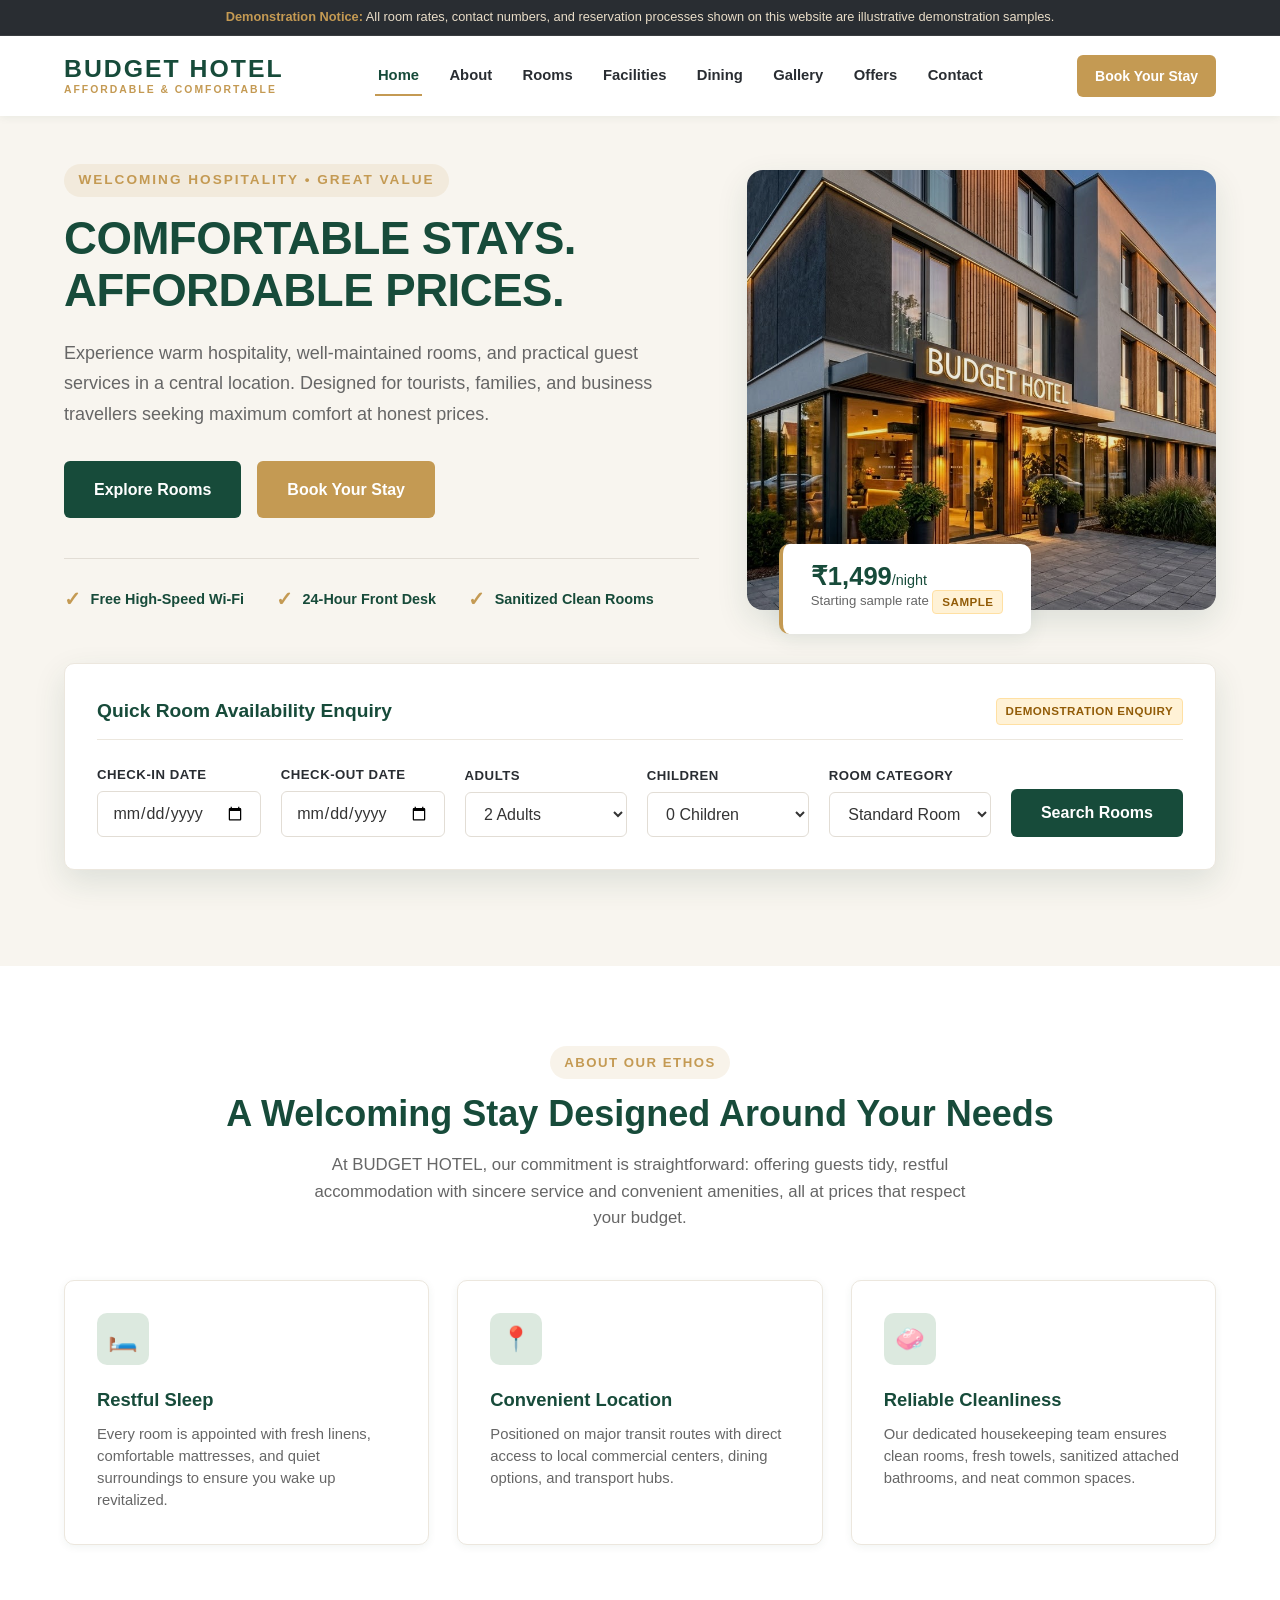
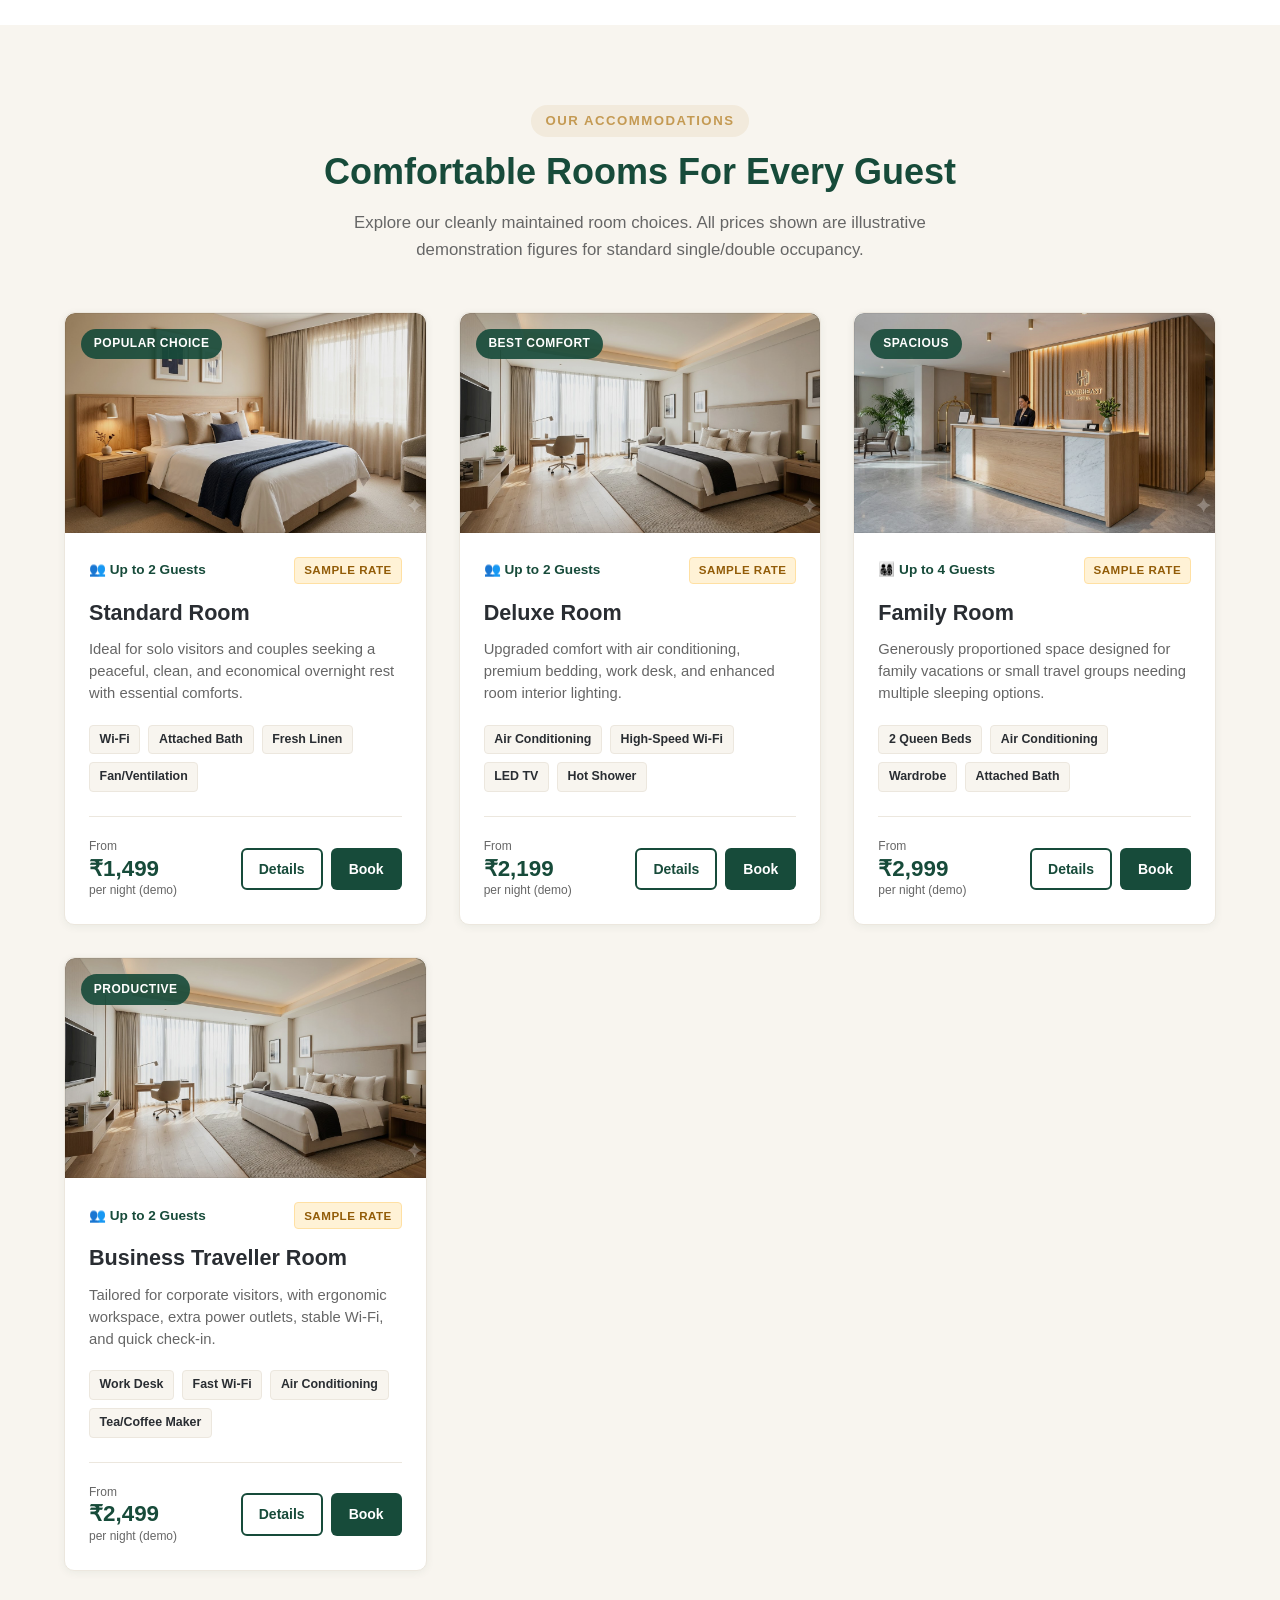
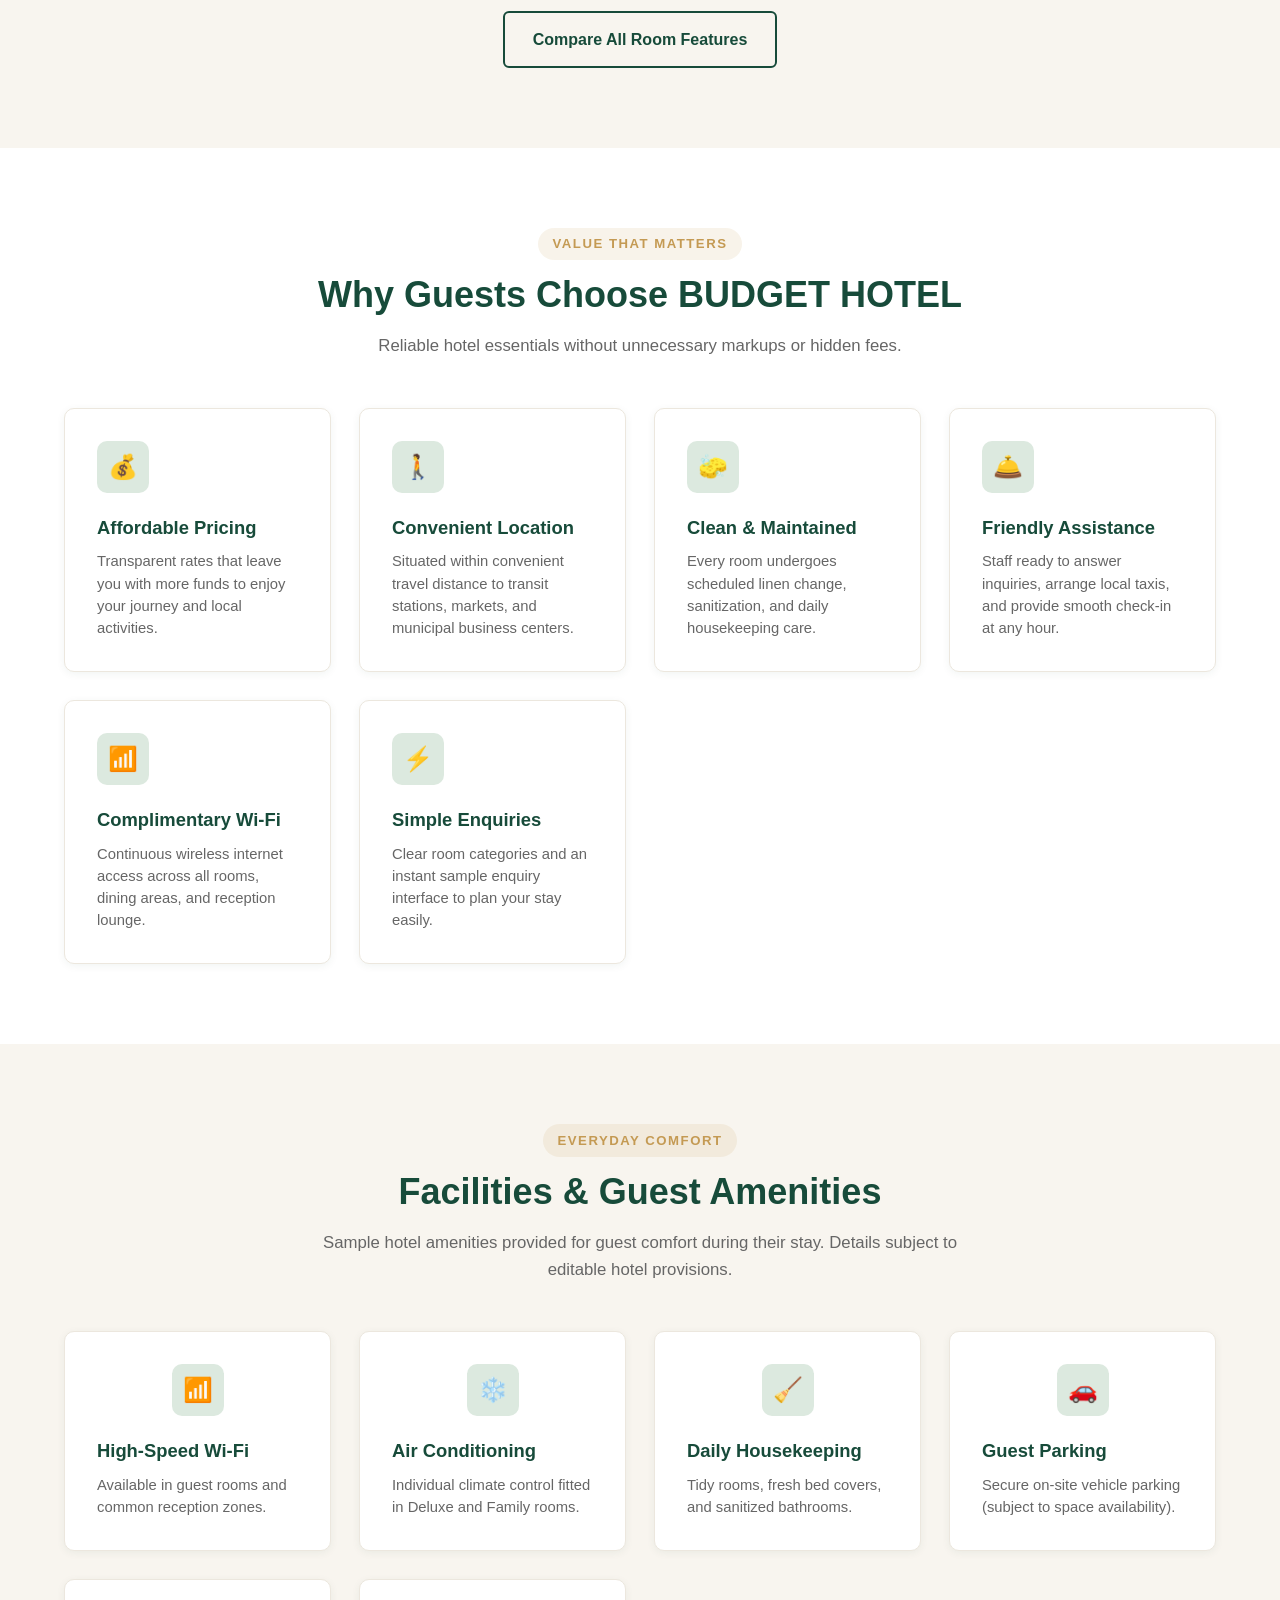
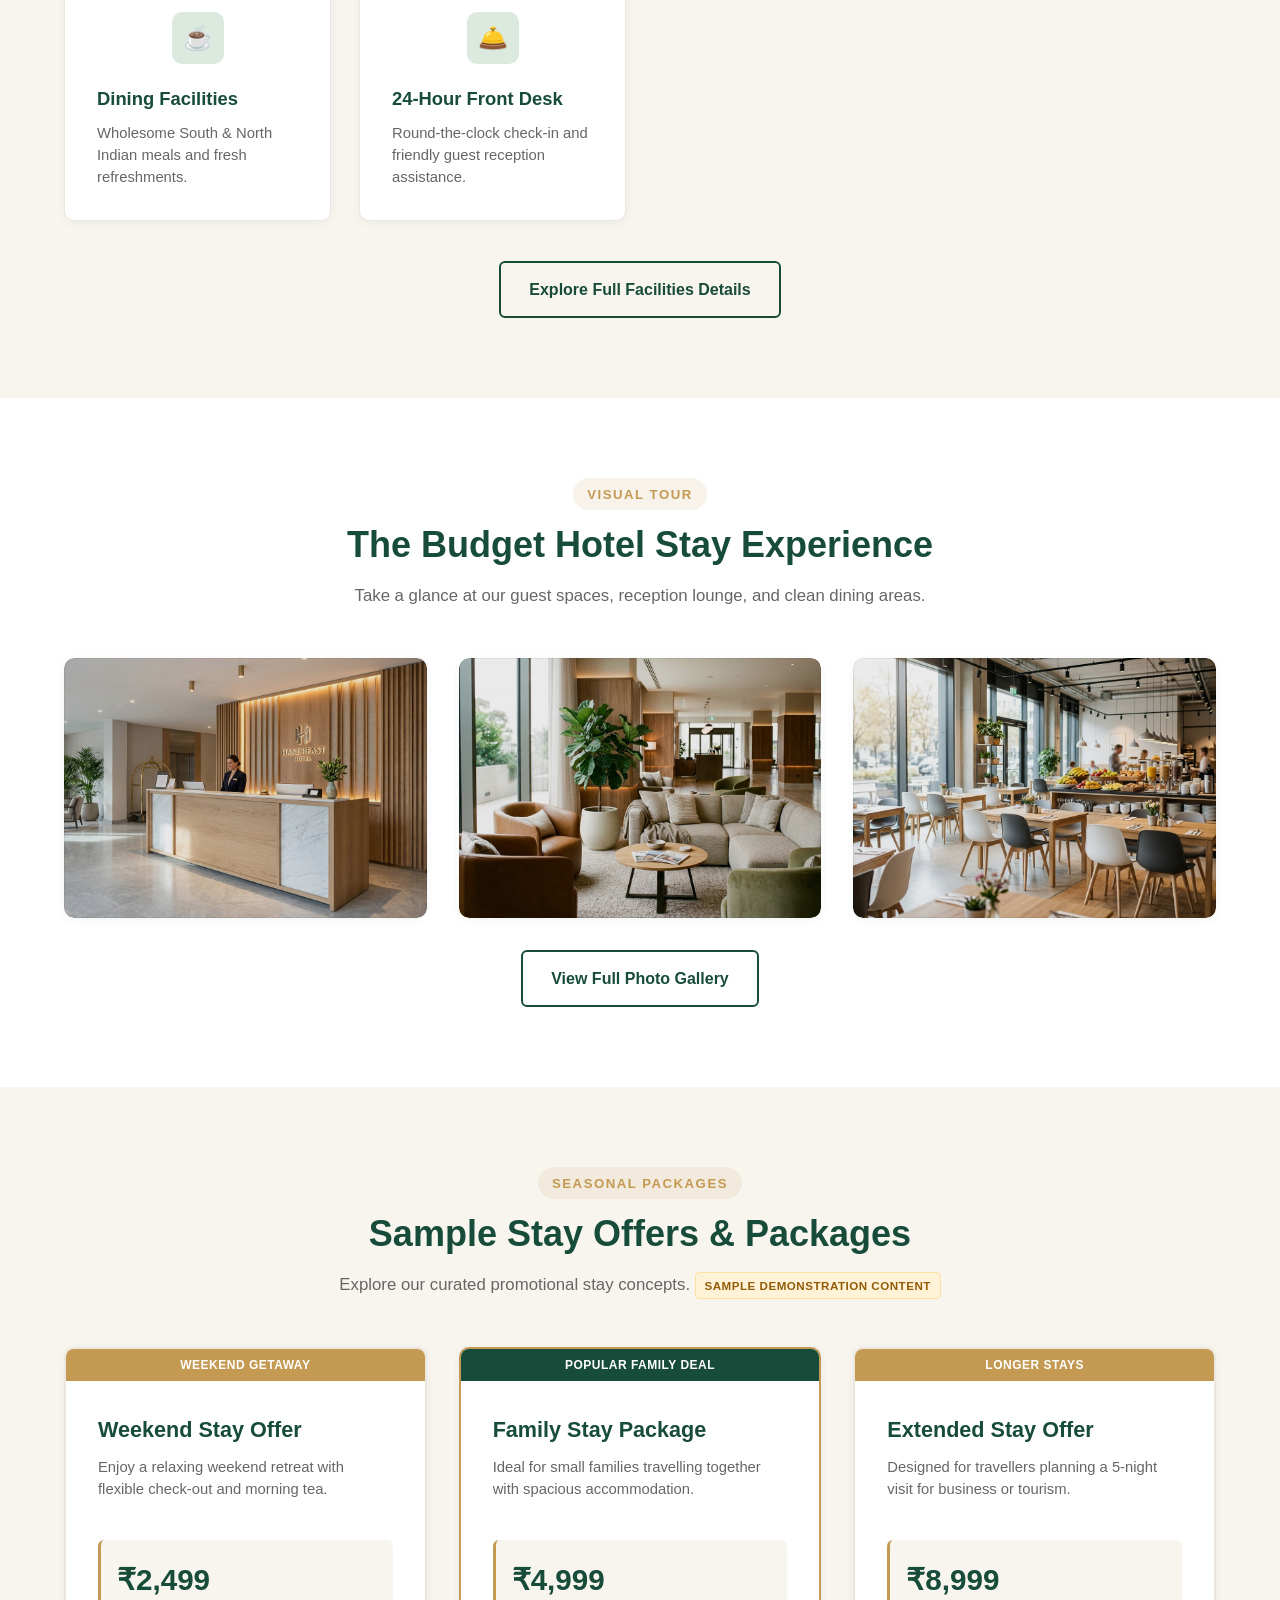
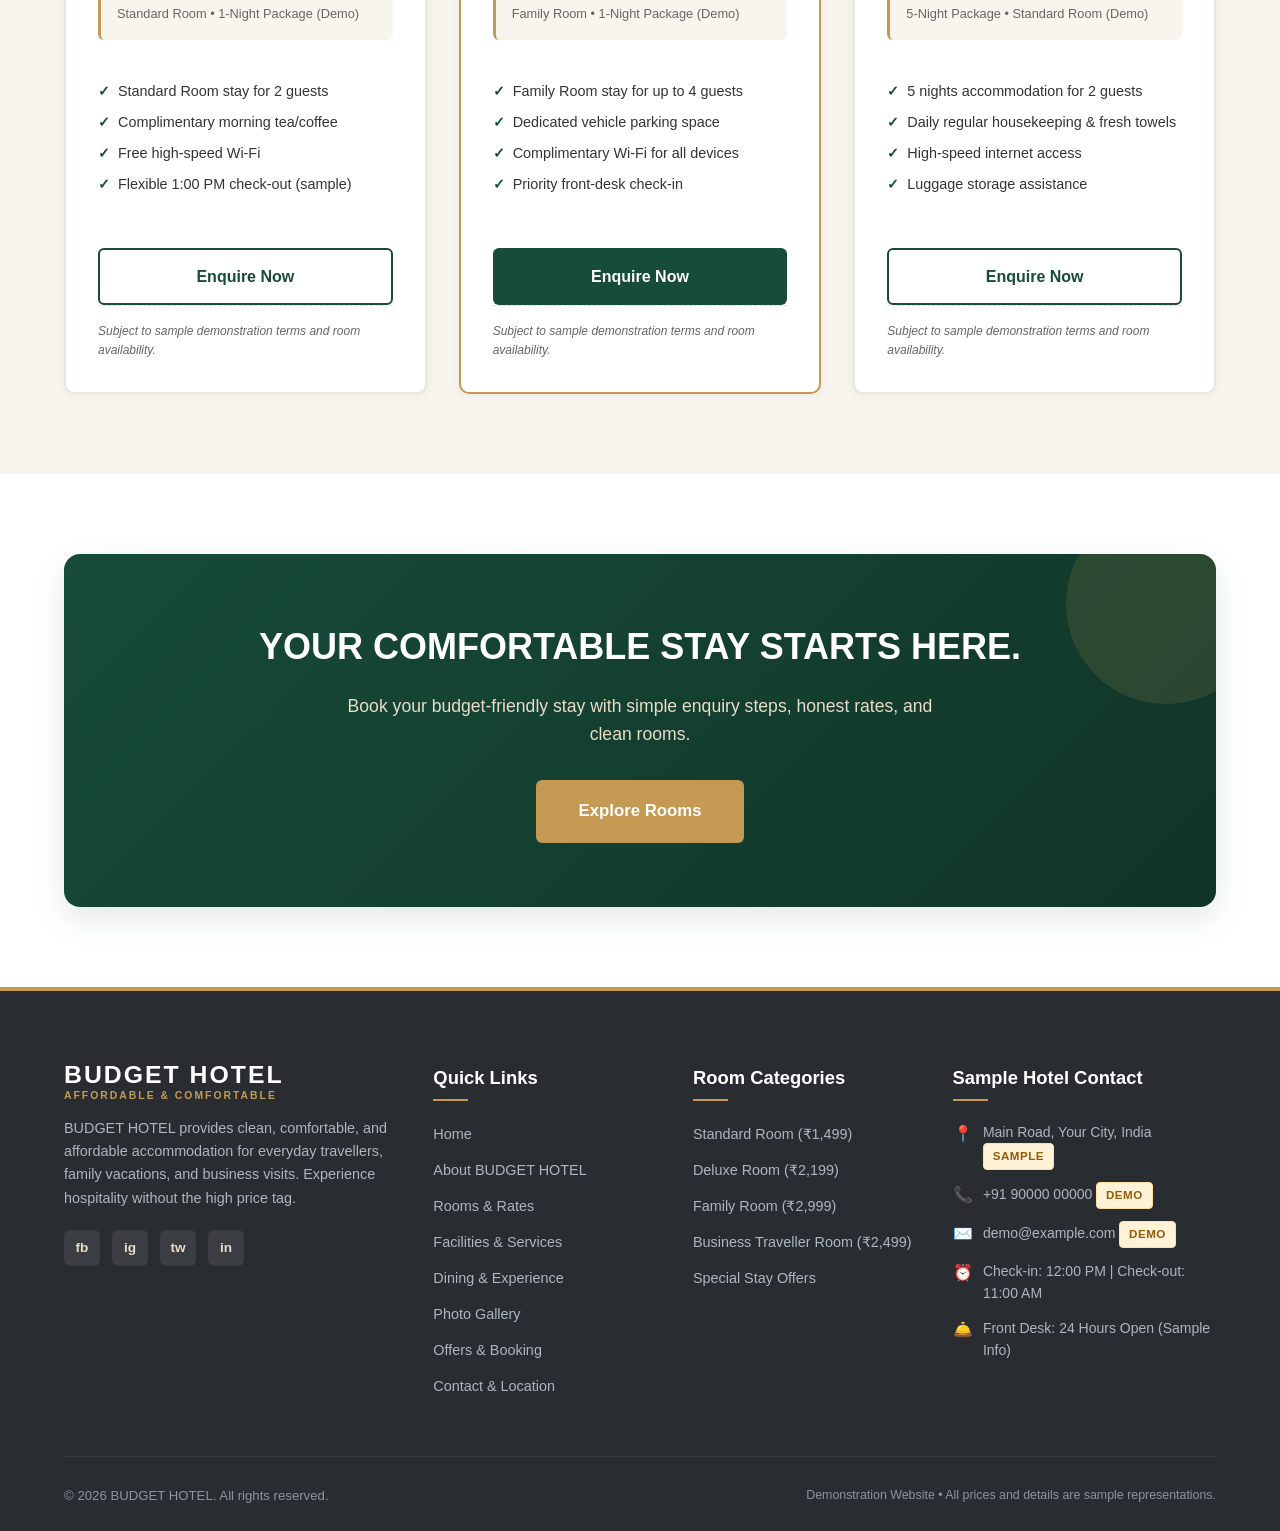
<file: index.html>
<!DOCTYPE html>
<html lang="en">
<head>
  <meta charset="UTF-8">
  <meta name="viewport" content="width=device-width, initial-scale=1.0">
  <title>BUDGET HOTEL | Comfortable Stays. Affordable Prices.</title>
  <meta name="description" content="Welcome to BUDGET HOTEL. Clean, comfortable, and affordable accommodation for families, short stays, and business travellers. Convenient location and friendly guest services.">
  <link rel="stylesheet" href="css/style.css">
</head>
<body>

  <!-- Demo Notice Banner -->
  <aside class="demo-notice-bar" aria-label="Demonstration Notice">
    <span>Demonstration Notice:</span> All room rates, contact numbers, and reservation processes shown on this website are illustrative demonstration samples.
  </aside>

  <!-- Global Header & Navigation -->
  <header class="site-header" role="banner">
    <div class="container header-container">
      <a href="index.html" class="brand-logo" aria-label="BUDGET HOTEL Home">
        <span class="brand-logo-text">BUDGET HOTEL</span>
        <span class="brand-logo-sub">Affordable &amp; Comfortable</span>
      </a>

      <button class="mobile-toggle" id="mobileToggle" aria-label="Toggle navigation menu" aria-expanded="false">
        <span></span>
        <span></span>
        <span></span>
      </button>

      <nav class="nav-menu" id="navMenu" role="navigation" aria-label="Primary Navigation">
        <a href="index.html" class="nav-link active">Home</a>
        <a href="about.html" class="nav-link">About</a>
        <a href="rooms.html" class="nav-link">Rooms</a>
        <a href="facilities.html" class="nav-link">Facilities</a>
        <a href="dining.html" class="nav-link">Dining</a>
        <a href="gallery.html" class="nav-link">Gallery</a>
        <a href="offers-booking.html" class="nav-link">Offers</a>
        <a href="contact.html" class="nav-link">Contact</a>
      </nav>

      <div class="header-cta">
        <a href="offers-booking.html" class="btn btn-accent btn-sm">Book Your Stay</a>
      </div>
    </div>
  </header>

  <!-- Main Content -->
  <main id="main-content">
    
    <!-- Hero Section -->
    <section class="hero-section" aria-label="Welcome to Budget Hotel">
      <div class="container">
        <div class="hero-grid">
          <div class="hero-content">
            <span class="hero-subtitle">Welcoming Hospitality • Great Value</span>
            <h1 class="hero-title">COMFORTABLE STAYS. AFFORDABLE PRICES.</h1>
            <p class="hero-description">
              Experience warm hospitality, well-maintained rooms, and practical guest services in a central location. Designed for tourists, families, and business travellers seeking maximum comfort at honest prices.
            </p>
            <div class="hero-buttons">
              <a href="rooms.html" class="btn btn-primary">Explore Rooms</a>
              <a href="offers-booking.html" class="btn btn-accent">Book Your Stay</a>
            </div>
            <div class="hero-features">
              <div class="hero-feature-item">
                <span class="icon">✓</span> Free High-Speed Wi-Fi
              </div>
              <div class="hero-feature-item">
                <span class="icon">✓</span> 24-Hour Front Desk
              </div>
              <div class="hero-feature-item">
                <span class="icon">✓</span> Sanitized Clean Rooms
              </div>
            </div>
          </div>

          <div class="hero-image-wrap">
            <!-- 1. budget-hotel-hero (Approved Placeholder 1 of 8) -->
            <!-- Placeholder to be replaced later with actual photo generated via Google Flow -->
            <div class="image-placeholder budget-hotel-hero">
              <div class="placeholder-content">
                <span class="placeholder-icon">🏨</span>
                <span class="placeholder-title">Budget Hotel Hero Image</span>
                <span class="placeholder-sub">Welcoming Exterior View &amp; Entrance</span>
              </div>
            </div>
            <div class="hero-badge-overlay">
              <div>
                <div class="badge-value">₹1,499<span style="font-size:0.9rem; font-weight:normal;">/night</span></div>
                <div class="badge-text">Starting sample rate <span class="demo-tag">Sample</span></div>
              </div>
            </div>
          </div>
        </div>

        <!-- Quick Booking Enquiry Panel -->
        <div class="booking-search-bar">
          <div class="booking-search-bar-title">
            <h3>Quick Room Availability Enquiry</h3>
            <span class="demo-tag">Demonstration Enquiry</span>
          </div>
          <form id="quickSearchForm" class="search-form-grid">
            <div class="form-group">
              <label for="quickCheckin">Check-in Date</label>
              <input type="date" id="quickCheckin" class="form-control" required>
            </div>
            <div class="form-group">
              <label for="quickCheckout">Check-out Date</label>
              <input type="date" id="quickCheckout" class="form-control" required>
            </div>
            <div class="form-group">
              <label for="quickAdults">Adults</label>
              <select id="quickAdults" class="form-control">
                <option value="1">1 Adult</option>
                <option value="2" selected>2 Adults</option>
                <option value="3">3 Adults</option>
                <option value="4">4 Adults</option>
              </select>
            </div>
            <div class="form-group">
              <label for="quickChildren">Children</label>
              <select id="quickChildren" class="form-control">
                <option value="0">0 Children</option>
                <option value="1">1 Child</option>
                <option value="2">2 Children</option>
              </select>
            </div>
            <div class="form-group">
              <label for="quickRoomSelect">Room Category</label>
              <select id="quickRoomSelect" class="form-control">
                <option value="standard">Standard Room (₹1,499)</option>
                <option value="deluxe">Deluxe Room (₹2,199)</option>
                <option value="family">Family Room (₹2,999)</option>
                <option value="business">Business Traveller Room (₹2,499)</option>
              </select>
            </div>
            <div class="form-group">
              <button type="submit" class="btn btn-primary" style="height: 48px;">Search Rooms</button>
            </div>
          </form>
        </div>
      </div>
    </section>

    <!-- Introduction Section -->
    <section class="section-padding bg-white" aria-labelledby="intro-heading">
      <div class="container text-center">
        <div class="section-header">
          <span class="section-tagline">About Our Ethos</span>
          <h2 id="intro-heading" class="section-title">A Welcoming Stay Designed Around Your Needs</h2>
          <p class="section-desc">
            At BUDGET HOTEL, our commitment is straightforward: offering guests tidy, restful accommodation with sincere service and convenient amenities, all at prices that respect your budget.
          </p>
        </div>
        <div class="features-grid">
          <div class="feature-box">
            <div class="feature-icon-wrap">🛏️</div>
            <h4>Restful Sleep</h4>
            <p>Every room is appointed with fresh linens, comfortable mattresses, and quiet surroundings to ensure you wake up revitalized.</p>
          </div>
          <div class="feature-box">
            <div class="feature-icon-wrap">📍</div>
            <h4>Convenient Location</h4>
            <p>Positioned on major transit routes with direct access to local commercial centers, dining options, and transport hubs.</p>
          </div>
          <div class="feature-box">
            <div class="feature-icon-wrap">🧼</div>
            <h4>Reliable Cleanliness</h4>
            <p>Our dedicated housekeeping team ensures clean rooms, fresh towels, sanitized attached bathrooms, and neat common spaces.</p>
          </div>
          
        </div>
      </div>
    </section>

    <!-- Featured Rooms Section -->
    <section class="section-padding bg-cream" aria-labelledby="rooms-heading">
      <div class="container">
        <div class="section-header text-center">
          <span class="section-tagline">Our Accommodations</span>
          <h2 id="rooms-heading" class="section-title">Comfortable Rooms For Every Guest</h2>
          <p class="section-desc">
            Explore our cleanly maintained room choices. All prices shown are illustrative demonstration figures for standard single/double occupancy.
          </p>
        </div>

        <div class="rooms-grid">
          <!-- Room 1: Standard Room -->
          <article class="room-card">
            <div class="room-card-image">
              <span class="room-tag">Popular Choice</span>
              <!-- 2. budget-hotel-standard-room (Approved Placeholder 2 of 8) -->
              <div class="image-placeholder budget-hotel-standard-room">
                <div class="placeholder-content">
                  <span class="placeholder-icon">🛏️</span>
                  <span class="placeholder-title">Standard Room</span>
                  <span class="placeholder-sub">Clean &amp; Cozy Bedding</span>
                </div>
              </div>
            </div>
            <div class="room-card-body">
              <div class="room-meta">
                <span class="room-capacity">👥 Up to 2 Guests</span>
                <span class="demo-tag">Sample Rate</span>
              </div>
              <h3 class="room-title">Standard Room</h3>
              <p class="room-desc">Ideal for solo visitors and couples seeking a peaceful, clean, and economical overnight rest with essential comforts.</p>
              <div class="room-amenities-list">
                <span class="amenity-chip">Wi-Fi</span>
                <span class="amenity-chip">Attached Bath</span>
                <span class="amenity-chip">Fresh Linen</span>
                <span class="amenity-chip">Fan/Ventilation</span>
              </div>
              <div class="room-card-footer">
                <div class="room-price-wrap">
                  <span class="room-price-prefix">From</span>
                  <span class="room-price">₹1,499</span>
                  <span class="room-price-period">per night (demo)</span>
                </div>
                <div class="room-actions">
                  <a href="rooms.html" class="btn btn-outline btn-sm">Details</a>
                  <a href="offers-booking.html?room=standard" class="btn btn-primary btn-sm">Book</a>
                </div>
              </div>
            </div>
          </article>

          <!-- Room 2: Deluxe Room -->
          <article class="room-card">
            <div class="room-card-image">
              <span class="room-tag">Best Comfort</span>
              <!-- 3. budget-hotel-deluxe-room (Approved Placeholder 3 of 8) -->
              <div class="image-placeholder budget-hotel-deluxe-room">
                <div class="placeholder-content">
                  <span class="placeholder-icon">✨</span>
                  <span class="placeholder-title">Deluxe Room</span>
                  <span class="placeholder-sub">Air-Conditioned Comfort</span>
                </div>
              </div>
            </div>
            <div class="room-card-body">
              <div class="room-meta">
                <span class="room-capacity">👥 Up to 2 Guests</span>
                <span class="demo-tag">Sample Rate</span>
              </div>
              <h3 class="room-title">Deluxe Room</h3>
              <p class="room-desc">Upgraded comfort with air conditioning, premium bedding, work desk, and enhanced room interior lighting.</p>
              <div class="room-amenities-list">
                <span class="amenity-chip">Air Conditioning</span>
                <span class="amenity-chip">High-Speed Wi-Fi</span>
                <span class="amenity-chip">LED TV</span>
                <span class="amenity-chip">Hot Shower</span>
              </div>
              <div class="room-card-footer">
                <div class="room-price-wrap">
                  <span class="room-price-prefix">From</span>
                  <span class="room-price">₹2,199</span>
                  <span class="room-price-period">per night (demo)</span>
                </div>
                <div class="room-actions">
                  <a href="rooms.html" class="btn btn-outline btn-sm">Details</a>
                  <a href="offers-booking.html?room=deluxe" class="btn btn-primary btn-sm">Book</a>
                </div>
              </div>
            </div>
          </article>

          <!-- Room 3: Family Room -->
          <article class="room-card">
            <div class="room-card-image">
              <span class="room-tag">Spacious</span>
              <!-- 4. budget-hotel-family-room (Approved Placeholder 4 of 8) -->
              <div class="image-placeholder budget-hotel-family-room">
                <div class="placeholder-content">
                  <span class="placeholder-icon">👨‍👩‍👧‍👦</span>
                  <span class="placeholder-title">Family Room</span>
                  <span class="placeholder-sub">Multiple Beds &amp; Ample Space</span>
                </div>
              </div>
            </div>
            <div class="room-card-body">
              <div class="room-meta">
                <span class="room-capacity">👨‍👩‍👧‍👦 Up to 4 Guests</span>
                <span class="demo-tag">Sample Rate</span>
              </div>
              <h3 class="room-title">Family Room</h3>
              <p class="room-desc">Generously proportioned space designed for family vacations or small travel groups needing multiple sleeping options.</p>
              <div class="room-amenities-list">
                <span class="amenity-chip">2 Queen Beds</span>
                <span class="amenity-chip">Air Conditioning</span>
                <span class="amenity-chip">Wardrobe</span>
                <span class="amenity-chip">Attached Bath</span>
              </div>
              <div class="room-card-footer">
                <div class="room-price-wrap">
                  <span class="room-price-prefix">From</span>
                  <span class="room-price">₹2,999</span>
                  <span class="room-price-period">per night (demo)</span>
                </div>
                <div class="room-actions">
                  <a href="rooms.html" class="btn btn-outline btn-sm">Details</a>
                  <a href="offers-booking.html?room=family" class="btn btn-primary btn-sm">Book</a>
                </div>
              </div>
            </div>
          </article>

          <!-- Room 4: Business Traveller Room -->
          <article class="room-card">
            <div class="room-card-image">
              <span class="room-tag">Productive</span>
              <!-- 3. budget-hotel-deluxe-room reused for Business room -->
              <div class="image-placeholder budget-hotel-deluxe-room">
                <div class="placeholder-content">
                  <span class="placeholder-icon">💼</span>
                  <span class="placeholder-title">Business Traveller Room</span>
                  <span class="placeholder-sub">Quiet &amp; Work-Friendly</span>
                </div>
              </div>
            </div>
            <div class="room-card-body">
              <div class="room-meta">
                <span class="room-capacity">👥 Up to 2 Guests</span>
                <span class="demo-tag">Sample Rate</span>
              </div>
              <h3 class="room-title">Business Traveller Room</h3>
              <p class="room-desc">Tailored for corporate visitors, with ergonomic workspace, extra power outlets, stable Wi-Fi, and quick check-in.</p>
              <div class="room-amenities-list">
                <span class="amenity-chip">Work Desk</span>
                <span class="amenity-chip">Fast Wi-Fi</span>
                <span class="amenity-chip">Air Conditioning</span>
                <span class="amenity-chip">Tea/Coffee Maker</span>
              </div>
              <div class="room-card-footer">
                <div class="room-price-wrap">
                  <span class="room-price-prefix">From</span>
                  <span class="room-price">₹2,499</span>
                  <span class="room-price-period">per night (demo)</span>
                </div>
                <div class="room-actions">
                  <a href="rooms.html" class="btn btn-outline btn-sm">Details</a>
                  <a href="offers-booking.html?room=business" class="btn btn-primary btn-sm">Book</a>
                </div>
              </div>
            </div>
          </article>
        </div>

        <div class="text-center" style="margin-top: 2.5rem;">
          <a href="rooms.html" class="btn btn-outline">Compare All Room Features</a>
        </div>
      </div>
    </section>

    <!-- Why Choose Our Hotel? -->
    <section class="section-padding bg-white" aria-labelledby="why-heading">
      <div class="container">
        <div class="section-header text-center">
          <span class="section-tagline">Value That Matters</span>
          <h2 id="why-heading" class="section-title">Why Guests Choose BUDGET HOTEL</h2>
          <p class="section-desc">Reliable hotel essentials without unnecessary markups or hidden fees.</p>
        </div>

        <div class="features-grid">
          <div class="feature-box">
            <div class="feature-icon-wrap">💰</div>
            <h4>Affordable Pricing</h4>
            <p>Transparent rates that leave you with more funds to enjoy your journey and local activities.</p>
          </div>
          <div class="feature-box">
            <div class="feature-icon-wrap">🚶</div>
            <h4>Convenient Location</h4>
            <p>Situated within convenient travel distance to transit stations, markets, and municipal business centers.</p>
          </div>
          <div class="feature-box">
            <div class="feature-icon-wrap">🧽</div>
            <h4>Clean &amp; Maintained</h4>
            <p>Every room undergoes scheduled linen change, sanitization, and daily housekeeping care.</p>
          </div>
          <div class="feature-box">
            <div class="feature-icon-wrap">🛎️</div>
            <h4>Friendly Assistance</h4>
            <p>Staff ready to answer inquiries, arrange local taxis, and provide smooth check-in at any hour.</p>
          </div>
          <div class="feature-box">
            <div class="feature-icon-wrap">📶</div>
            <h4>Complimentary Wi-Fi</h4>
            <p>Continuous wireless internet access across all rooms, dining areas, and reception lounge.</p>
          </div>
          <div class="feature-box">
            <div class="feature-icon-wrap">⚡</div>
            <h4>Simple Enquiries</h4>
            <p>Clear room categories and an instant sample enquiry interface to plan your stay easily.</p>
          </div>
        </div>
      </div>
    </section>

    <!-- Hotel Facilities Preview -->
    <section class="section-padding bg-cream" aria-labelledby="facilities-preview-heading">
      <div class="container">
        <div class="section-header text-center">
          <span class="section-tagline">Everyday Comfort</span>
          <h2 id="facilities-preview-heading" class="section-title">Facilities &amp; Guest Amenities</h2>
          <p class="section-desc">Sample hotel amenities provided for guest comfort during their stay. Details subject to editable hotel provisions.</p>
        </div>

        <div class="features-grid">
          <div class="feature-box text-center">
            <div class="feature-icon-wrap" style="margin: 0 auto 1.25rem;">📶</div>
            <h4>High-Speed Wi-Fi</h4>
            <p>Available in guest rooms and common reception zones.</p>
          </div>
          <div class="feature-box text-center">
            <div class="feature-icon-wrap" style="margin: 0 auto 1.25rem;">❄️</div>
            <h4>Air Conditioning</h4>
            <p>Individual climate control fitted in Deluxe and Family rooms.</p>
          </div>
          <div class="feature-box text-center">
            <div class="feature-icon-wrap" style="margin: 0 auto 1.25rem;">🧹</div>
            <h4>Daily Housekeeping</h4>
            <p>Tidy rooms, fresh bed covers, and sanitized bathrooms.</p>
          </div>
          <div class="feature-box text-center">
            <div class="feature-icon-wrap" style="margin: 0 auto 1.25rem;">🚗</div>
            <h4>Guest Parking</h4>
            <p>Secure on-site vehicle parking (subject to space availability).</p>
          </div>
          <div class="feature-box text-center">
            <div class="feature-icon-wrap" style="margin: 0 auto 1.25rem;">☕</div>
            <h4>Dining Facilities</h4>
            <p>Wholesome South &amp; North Indian meals and fresh refreshments.</p>
          </div>
          <div class="feature-box text-center">
            <div class="feature-icon-wrap" style="margin: 0 auto 1.25rem;">🛎️</div>
            <h4>24-Hour Front Desk</h4>
            <p>Round-the-clock check-in and friendly guest reception assistance.</p>
          </div>
        </div>

        <div class="text-center" style="margin-top: 2.5rem;">
          <a href="facilities.html" class="btn btn-outline">Explore Full Facilities Details</a>
        </div>
      </div>
    </section>

    <!-- Guest Experience Showcase -->
    <section class="section-padding bg-white" aria-labelledby="experience-heading">
      <div class="container">
        <div class="section-header text-center">
          <span class="section-tagline">Visual Tour</span>
          <h2 id="experience-heading" class="section-title">The Budget Hotel Stay Experience</h2>
          <p class="section-desc">Take a glance at our guest spaces, reception lounge, and clean dining areas.</p>
        </div>

        <div class="rooms-grid">
          <!-- 5. budget-hotel-reception (Approved Placeholder 5 of 8) -->
          <div class="gallery-item">
            <div class="image-placeholder budget-hotel-reception">
              <div class="placeholder-content">
                <span class="placeholder-icon">🛎️</span>
                <span class="placeholder-title">Reception &amp; Front Desk</span>
                <span class="placeholder-sub">24/7 Welcoming Service</span>
              </div>
            </div>
          </div>

          <!-- 8. budget-hotel-lobby (Approved Placeholder 8 of 8) -->
          <div class="gallery-item">
            <div class="image-placeholder budget-hotel-lobby">
              <div class="placeholder-content">
                <span class="placeholder-icon">🛋️</span>
                <span class="placeholder-title">Guest Waiting Lounge</span>
                <span class="placeholder-sub">Comfortable Lobby Area</span>
              </div>
            </div>
          </div>

          <!-- 6. budget-hotel-dining (Approved Placeholder 6 of 8) -->
          <div class="gallery-item">
            <div class="image-placeholder budget-hotel-dining">
              <div class="placeholder-content">
                <span class="placeholder-icon">🍽️</span>
                <span class="placeholder-title">Hotel Dining Area</span>
                <span class="placeholder-sub">Fresh Meals &amp; Coffee</span>
              </div>
            </div>
          </div>
        </div>

        <div class="text-center" style="margin-top: 2rem;">
          <a href="gallery.html" class="btn btn-outline">View Full Photo Gallery</a>
        </div>
      </div>
    </section>

    <!-- Special Offers Section -->
    <section class="section-padding bg-cream" aria-labelledby="offers-heading">
      <div class="container">
        <div class="section-header text-center">
          <span class="section-tagline">Seasonal Packages</span>
          <h2 id="offers-heading" class="section-title">Sample Stay Offers &amp; Packages</h2>
          <p class="section-desc">
            Explore our curated promotional stay concepts. <span class="demo-tag">Sample Demonstration Content</span>
          </p>
        </div>

        <div class="offers-grid">
          <!-- Offer 1 -->
          <div class="offer-card">
            <div class="offer-badge">Weekend Getaway</div>
            <div class="offer-body">
              <h3 class="offer-title">Weekend Stay Offer</h3>
              <p class="room-desc">Enjoy a relaxing weekend retreat with flexible check-out and morning tea.</p>
              <div class="offer-price-box">
                <span class="offer-price">₹2,499</span>
                <div style="font-size:0.8rem; color:var(--text-muted);">Standard Room • 1-Night Package (Demo)</div>
              </div>
              <ul class="offer-inclusions">
                <li><span class="check">✓</span> Standard Room stay for 2 guests</li>
                <li><span class="check">✓</span> Complimentary morning tea/coffee</li>
                <li><span class="check">✓</span> Free high-speed Wi-Fi</li>
                <li><span class="check">✓</span> Flexible 1:00 PM check-out (sample)</li>
              </ul>
              <div style="margin-top: 1.5rem;">
                <a href="offers-booking.html?room=standard" class="btn btn-outline btn-block">Enquire Now</a>
              </div>
              <div class="offer-terms">Subject to sample demonstration terms and room availability.</div>
            </div>
          </div>

          <!-- Offer 2 -->
          <div class="offer-card featured">
            <div class="offer-badge" style="background:var(--primary);">Popular Family Deal</div>
            <div class="offer-body">
              <h3 class="offer-title">Family Stay Package</h3>
              <p class="room-desc">Ideal for small families travelling together with spacious accommodation.</p>
              <div class="offer-price-box">
                <span class="offer-price">₹4,999</span>
                <div style="font-size:0.8rem; color:var(--text-muted);">Family Room • 1-Night Package (Demo)</div>
              </div>
              <ul class="offer-inclusions">
                <li><span class="check">✓</span> Family Room stay for up to 4 guests</li>
                <li><span class="check">✓</span> Dedicated vehicle parking space</li>
                <li><span class="check">✓</span> Complimentary Wi-Fi for all devices</li>
                <li><span class="check">✓</span> Priority front-desk check-in</li>
              </ul>
              <div style="margin-top: 1.5rem;">
                <a href="offers-booking.html?room=family" class="btn btn-primary btn-block">Enquire Now</a>
              </div>
              <div class="offer-terms">Subject to sample demonstration terms and room availability.</div>
            </div>
          </div>

          <!-- Offer 3 -->
          <div class="offer-card">
            <div class="offer-badge">Longer Stays</div>
            <div class="offer-body">
              <h3 class="offer-title">Extended Stay Offer</h3>
              <p class="room-desc">Designed for travellers planning a 5-night visit for business or tourism.</p>
              <div class="offer-price-box">
                <span class="offer-price">₹8,999</span>
                <div style="font-size:0.8rem; color:var(--text-muted);">5-Night Package • Standard Room (Demo)</div>
              </div>
              <ul class="offer-inclusions">
                <li><span class="check">✓</span> 5 nights accommodation for 2 guests</li>
                <li><span class="check">✓</span> Daily regular housekeeping &amp; fresh towels</li>
                <li><span class="check">✓</span> High-speed internet access</li>
                <li><span class="check">✓</span> Luggage storage assistance</li>
              </ul>
              <div style="margin-top: 1.5rem;">
                <a href="offers-booking.html?room=standard" class="btn btn-outline btn-block">Enquire Now</a>
              </div>
              <div class="offer-terms">Subject to sample demonstration terms and room availability.</div>
            </div>
          </div>
        </div>
      </div>
    </section>

    <!-- CTA Section -->
    <section class="section-padding bg-white">
      <div class="container">
        <div class="cta-banner">
          <h2 class="cta-headline">YOUR COMFORTABLE STAY STARTS HERE.</h2>
          <p class="cta-subtext">Book your budget-friendly stay with simple enquiry steps, honest rates, and clean rooms.</p>
          <a href="rooms.html" class="btn btn-accent" style="padding: 1rem 2.5rem; font-size: 1.05rem;">Explore Rooms</a>
        </div>
      </div>
    </section>

  </main>

  <!-- Global Footer -->
  <footer class="site-footer" role="contentinfo">
    <div class="container">
      <div class="footer-grid">
        <!-- Col 1 -->
        <div class="footer-col">
          <div class="brand-logo" style="margin-bottom: 1rem;">
            <span class="brand-logo-text" style="color:var(--white);">BUDGET HOTEL</span>
            <span class="brand-logo-sub">Affordable &amp; Comfortable</span>
          </div>
          <p class="footer-desc">
            BUDGET HOTEL provides clean, comfortable, and affordable accommodation for everyday travellers, family vacations, and business visits. Experience hospitality without the high price tag.
          </p>
          <div class="social-links">
            <a href="#" class="social-icon" aria-label="Social link Facebook">fb</a>
            <a href="#" class="social-icon" aria-label="Social link Instagram">ig</a>
            <a href="#" class="social-icon" aria-label="Social link Twitter">tw</a>
            <a href="#" class="social-icon" aria-label="Social link LinkedIn">in</a>
          </div>
        </div>

        <!-- Col 2 -->
        <div class="footer-col">
          <h4>Quick Links</h4>
          <ul class="footer-links">
            <li><a href="index.html">Home</a></li>
            <li><a href="about.html">About BUDGET HOTEL</a></li>
            <li><a href="rooms.html">Rooms &amp; Rates</a></li>
            <li><a href="facilities.html">Facilities &amp; Services</a></li>
            <li><a href="dining.html">Dining &amp; Experience</a></li>
            <li><a href="gallery.html">Photo Gallery</a></li>
            <li><a href="offers-booking.html">Offers &amp; Booking</a></li>
            <li><a href="contact.html">Contact &amp; Location</a></li>
          </ul>
        </div>

        <!-- Col 3 -->
        <div class="footer-col">
          <h4>Room Categories</h4>
          <ul class="footer-links">
            <li><a href="rooms.html">Standard Room (₹1,499)</a></li>
            <li><a href="rooms.html">Deluxe Room (₹2,199)</a></li>
            <li><a href="rooms.html">Family Room (₹2,999)</a></li>
            <li><a href="rooms.html">Business Traveller Room (₹2,499)</a></li>
            <li><a href="offers-booking.html">Special Stay Offers</a></li>
          </ul>
        </div>

        <!-- Col 4 -->
        <div class="footer-col">
          <h4>Sample Hotel Contact</h4>
          <div class="footer-contact-item">
            <span class="icon">📍</span>
            <span>Main Road, Your City, India <span class="demo-tag">Sample</span></span>
          </div>
          <div class="footer-contact-item">
            <span class="icon">📞</span>
            <span>+91 90000 00000 <span class="demo-tag">Demo</span></span>
          </div>
          <div class="footer-contact-item">
            <span class="icon">✉️</span>
            <span>demo@example.com <span class="demo-tag">Demo</span></span>
          </div>
          <div class="footer-contact-item">
            <span class="icon">⏰</span>
            <span>Check-in: 12:00 PM | Check-out: 11:00 AM</span>
          </div>
          <div class="footer-contact-item">
            <span class="icon">🛎️</span>
            <span>Front Desk: 24 Hours Open (Sample Info)</span>
          </div>
        </div>
      </div>

      <div class="footer-bottom">
        <div>
          &copy; <span id="current-year"></span> BUDGET HOTEL. All rights reserved.
        </div>
        <div class="footer-bottom-notice">
          Demonstration Website • All prices and details are sample representations.
        </div>
      </div>
    </div>
  </footer>

  <!-- Scroll to Top Button -->
  <button class="scroll-top-btn" id="scrollTopBtn" aria-label="Scroll back to top">↑</button>

  <script src="js/script.js"></script>
</body>
</html>
</file>
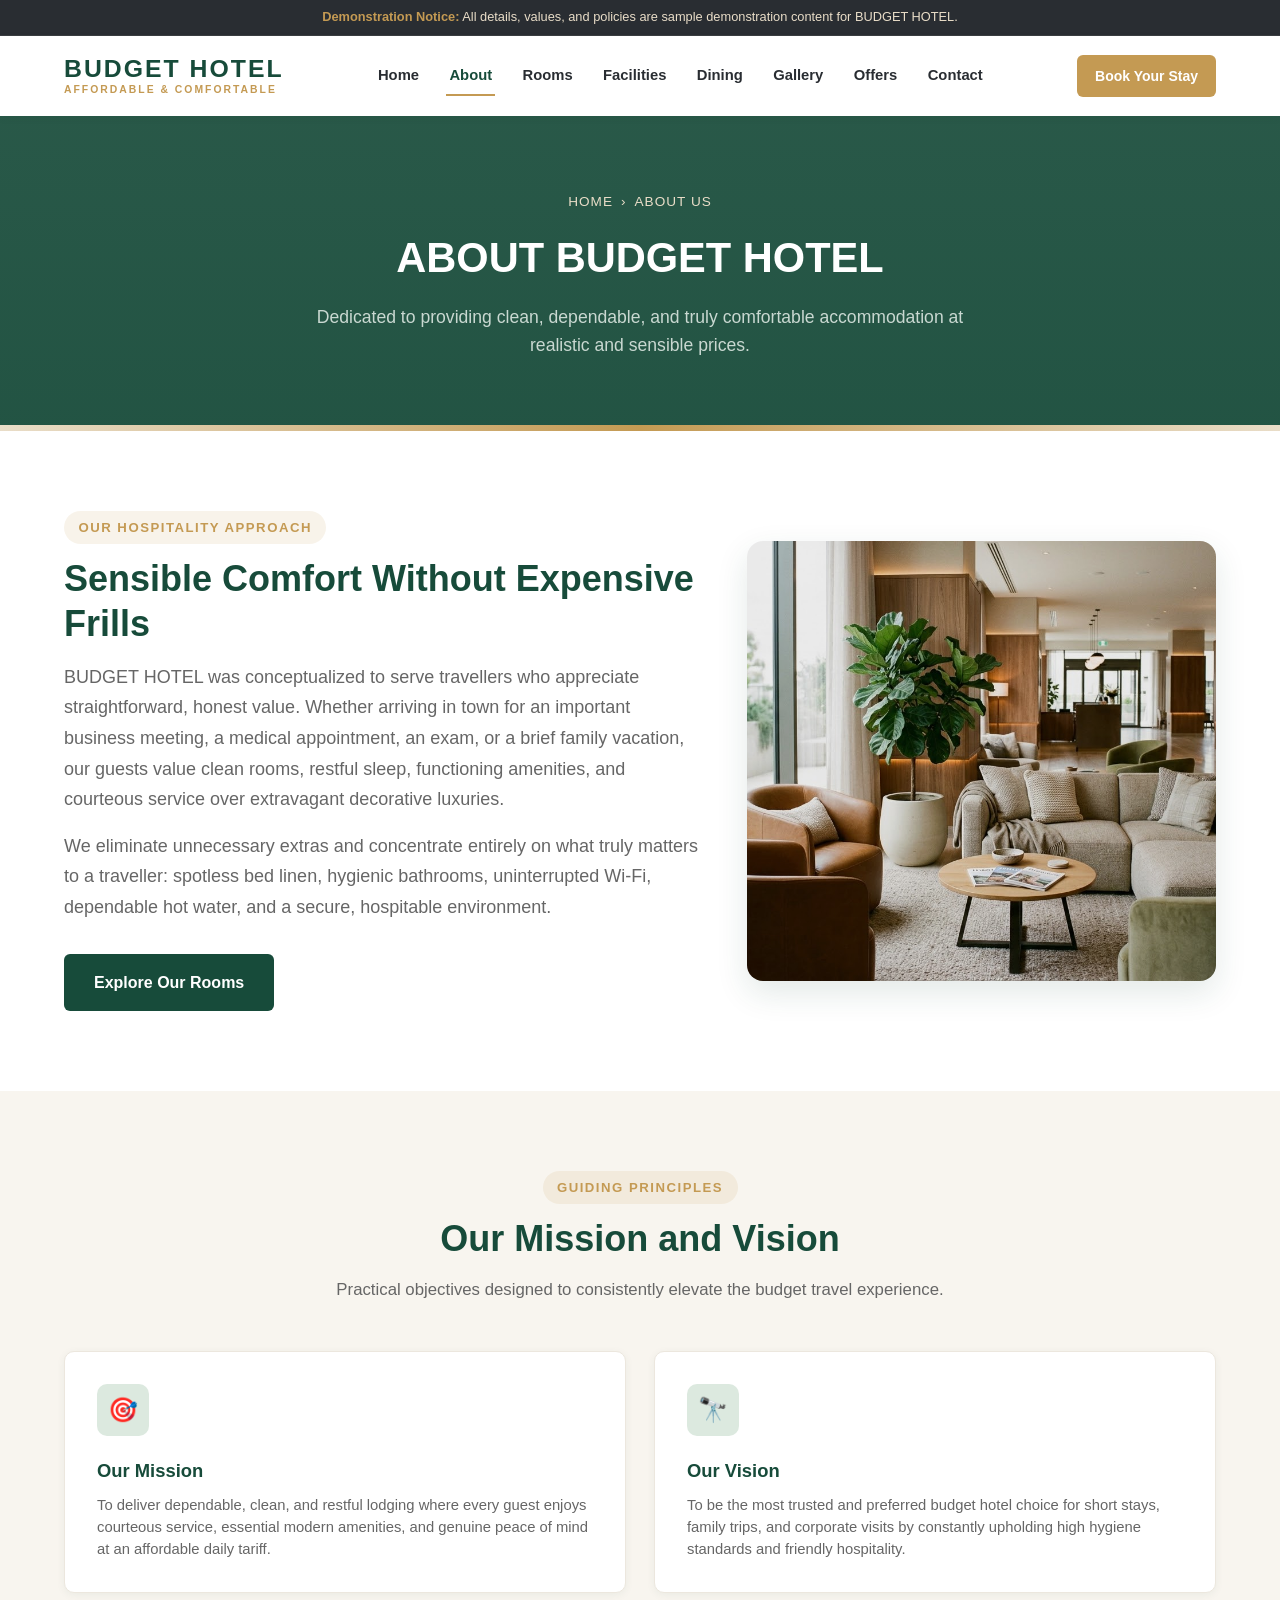
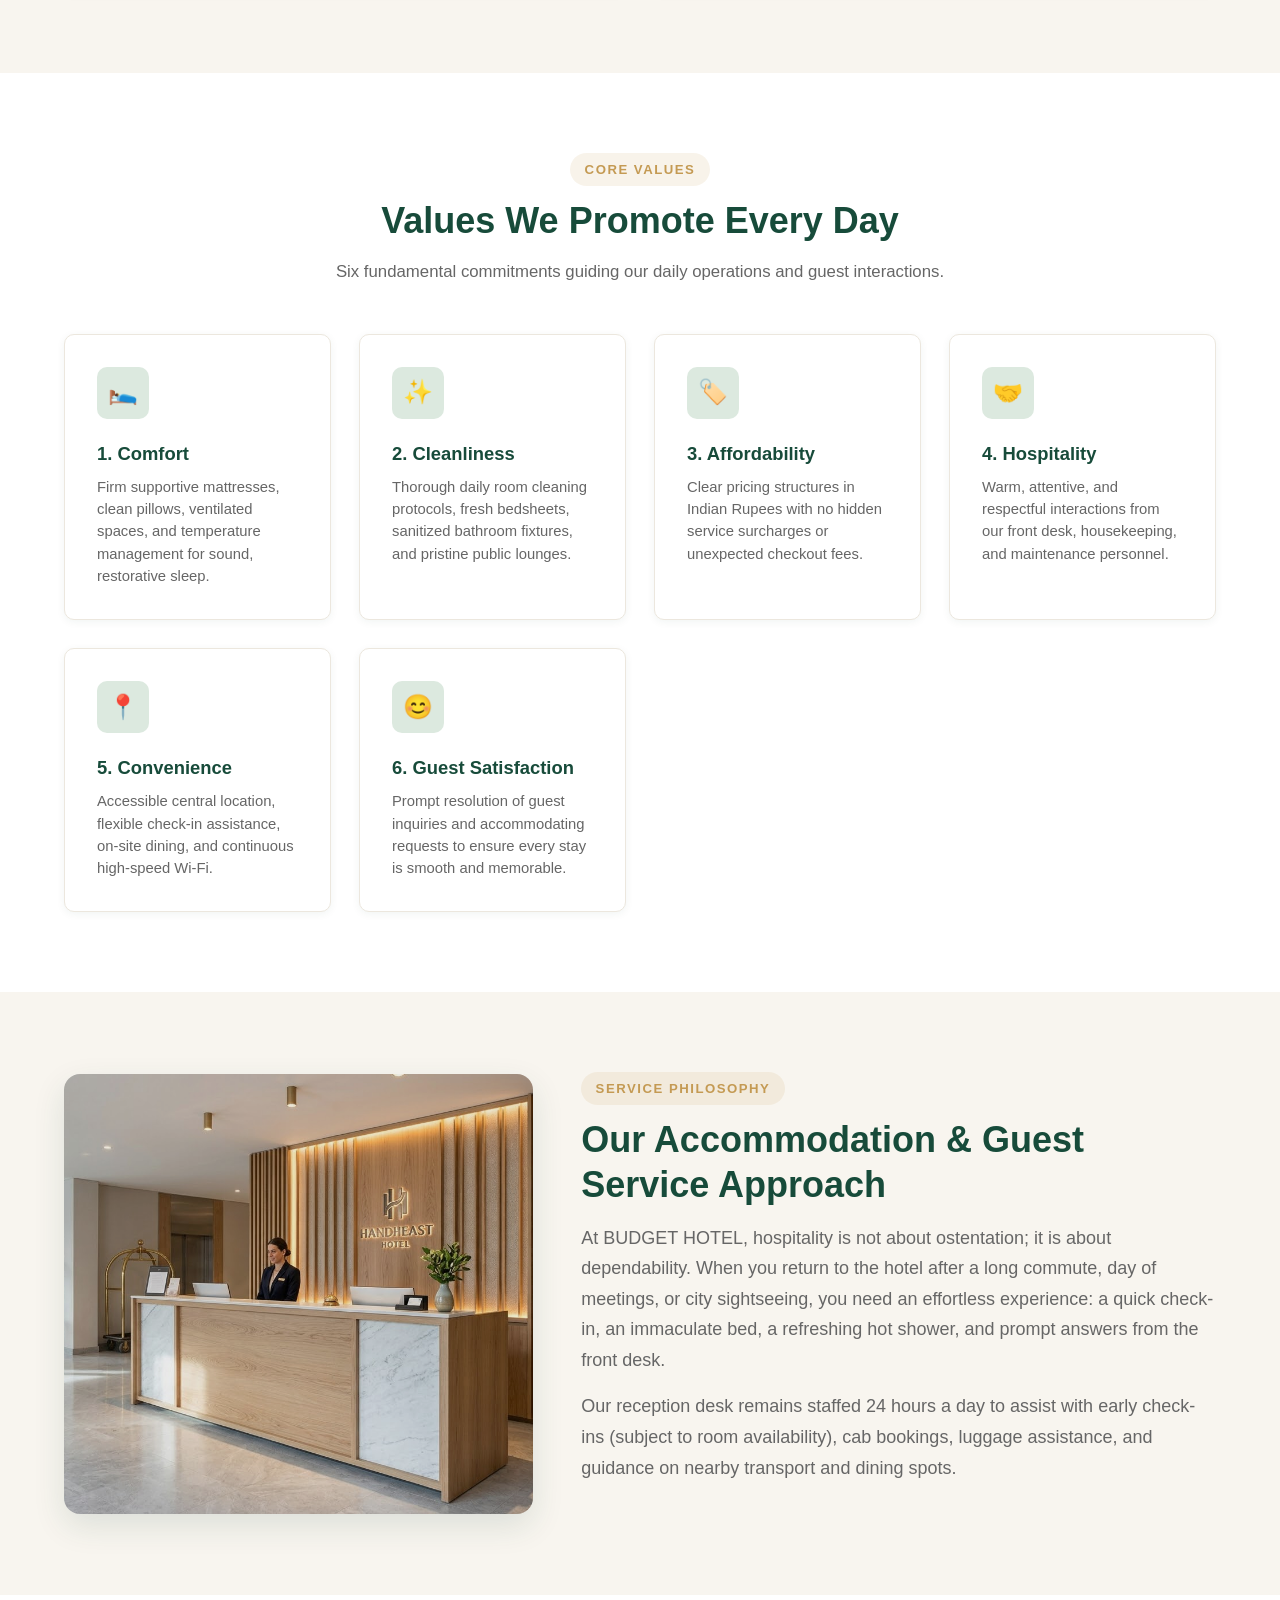
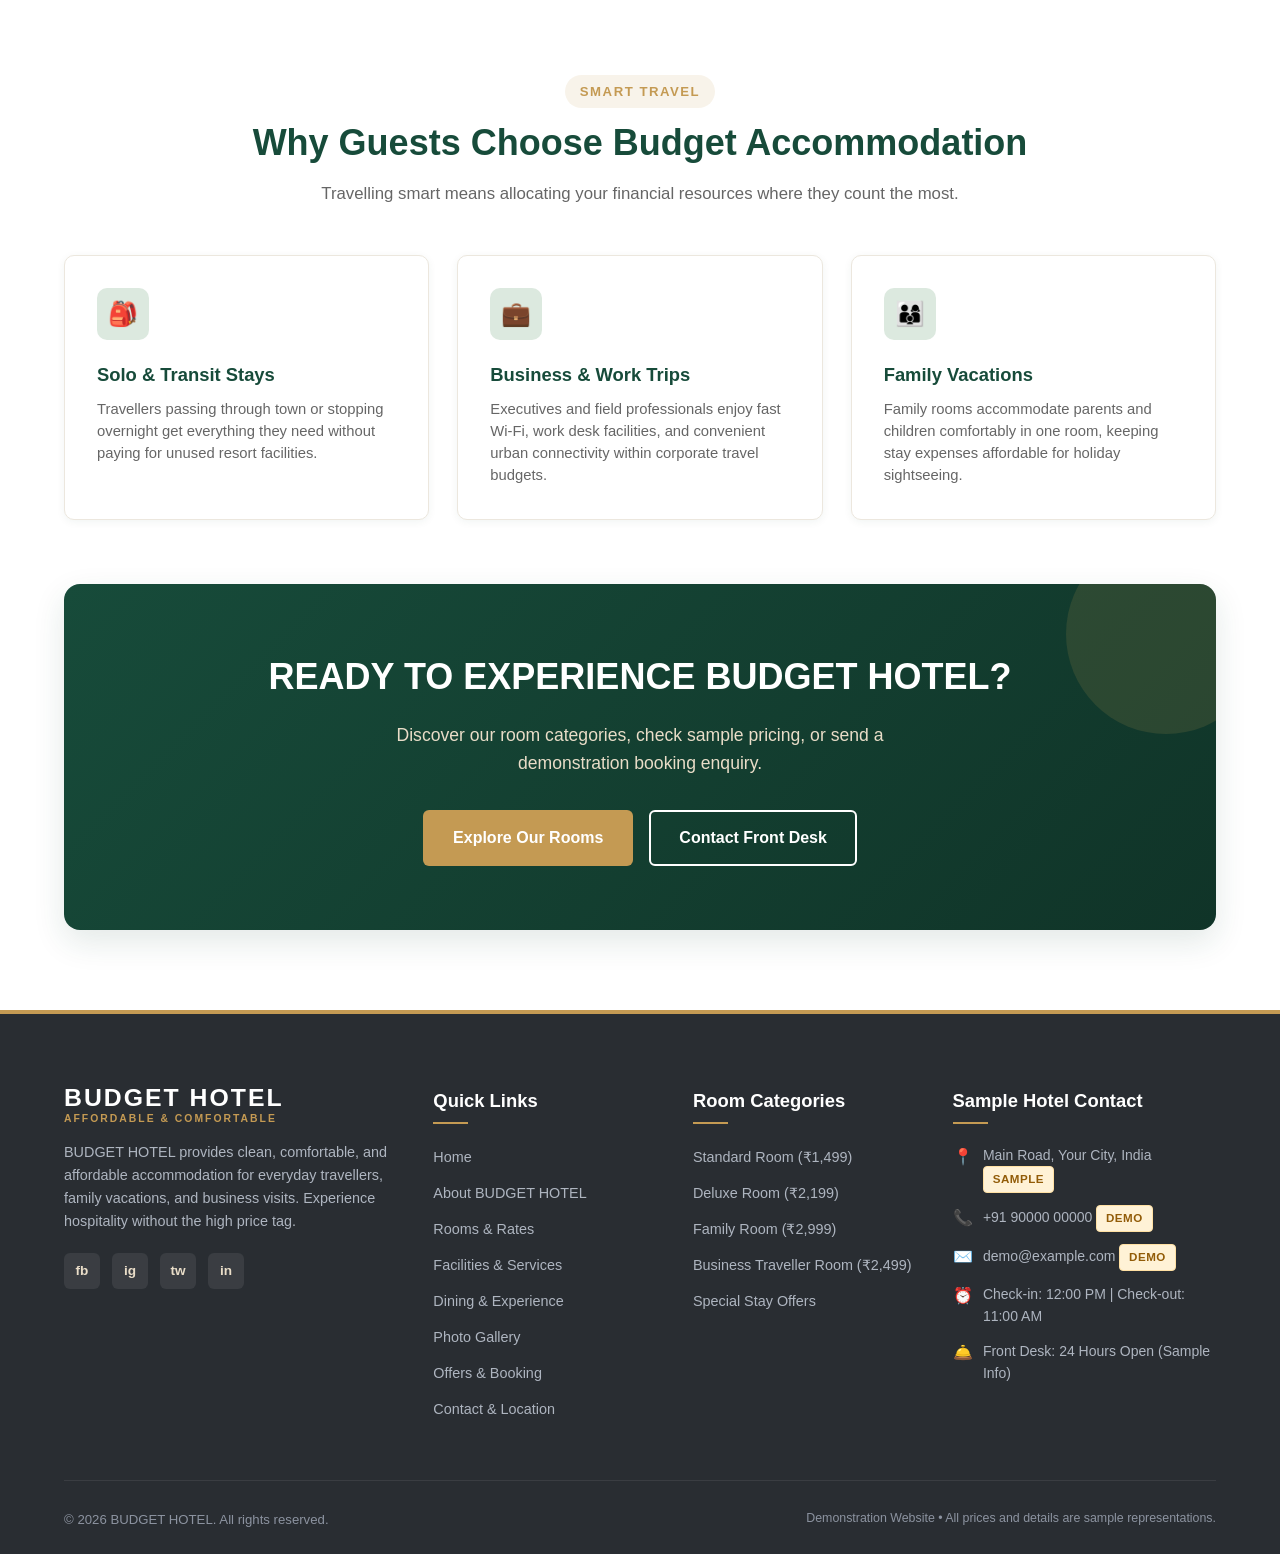
<file: about.html>
<!DOCTYPE html>
<html lang="en">
<head>
  <meta charset="UTF-8">
  <meta name="viewport" content="width=device-width, initial-scale=1.0">
  <title>About Us | BUDGET HOTEL - Practical Hospitality & Comfort</title>
  <meta name="description" content="Learn about BUDGET HOTEL, our hospitality approach, mission, vision, and commitment to providing clean, comfortable, and affordable stays for every guest.">
  <link rel="stylesheet" href="css/style.css">
</head>
<body>

  <!-- Demo Notice Banner -->
  <aside class="demo-notice-bar" aria-label="Demonstration Notice">
    <span>Demonstration Notice:</span> All details, values, and policies are sample demonstration content for BUDGET HOTEL.
  </aside>

  <!-- Global Header & Navigation -->
  <header class="site-header" role="banner">
    <div class="container header-container">
      <a href="index.html" class="brand-logo" aria-label="BUDGET HOTEL Home">
        <span class="brand-logo-text">BUDGET HOTEL</span>
        <span class="brand-logo-sub">Affordable &amp; Comfortable</span>
      </a>

      <button class="mobile-toggle" id="mobileToggle" aria-label="Toggle navigation menu" aria-expanded="false">
        <span></span>
        <span></span>
        <span></span>
      </button>

      <nav class="nav-menu" id="navMenu" role="navigation" aria-label="Primary Navigation">
        <a href="index.html" class="nav-link">Home</a>
        <a href="about.html" class="nav-link active">About</a>
        <a href="rooms.html" class="nav-link">Rooms</a>
        <a href="facilities.html" class="nav-link">Facilities</a>
        <a href="dining.html" class="nav-link">Dining</a>
        <a href="gallery.html" class="nav-link">Gallery</a>
        <a href="offers-booking.html" class="nav-link">Offers</a>
        <a href="contact.html" class="nav-link">Contact</a>
      </nav>

      <div class="header-cta">
        <a href="offers-booking.html" class="btn btn-accent btn-sm">Book Your Stay</a>
      </div>
    </div>
  </header>

  <main id="main-content">
    
    <!-- Page Hero Banner -->
    <section class="page-banner" aria-label="About Page Banner">
      <div class="container">
        <div class="banner-breadcrumb">
          <a href="index.html">Home</a> &rsaquo; <span>About Us</span>
        </div>
        <h1 class="banner-title">ABOUT BUDGET HOTEL</h1>
        <p class="banner-subtitle">
          Dedicated to providing clean, dependable, and truly comfortable accommodation at realistic and sensible prices.
        </p>
      </div>
    </section>

    <!-- About Intro Section -->
    <section class="section-padding bg-white">
      <div class="container">
        <div class="hero-grid">
          <div class="hero-content">
            <span class="section-tagline">Our Hospitality Approach</span>
            <h2 class="section-title">Sensible Comfort Without Expensive Frills</h2>
            <p class="hero-description">
              BUDGET HOTEL was conceptualized to serve travellers who appreciate straightforward, honest value. Whether arriving in town for an important business meeting, a medical appointment, an exam, or a brief family vacation, our guests value clean rooms, restful sleep, functioning amenities, and courteous service over extravagant decorative luxuries.
            </p>
            <p class="hero-description" style="margin-top:-1rem;">
              We eliminate unnecessary extras and concentrate entirely on what truly matters to a traveller: spotless bed linen, hygienic bathrooms, uninterrupted Wi-Fi, dependable hot water, and a secure, hospitable environment.
            </p>
            <div style="margin-top: 1.5rem;">
              <a href="rooms.html" class="btn btn-primary">Explore Our Rooms</a>
            </div>
          </div>

          <!-- 8. budget-hotel-lobby (Approved Placeholder 8 of 8) -->
          <div class="hero-image-wrap">
            <div class="image-placeholder budget-hotel-lobby">
              <div class="placeholder-content">
                <span class="placeholder-icon">🛋️</span>
                <span class="placeholder-title">Budget Hotel Lobby</span>
                <span class="placeholder-sub">Comfortable Guest Waiting Lounge</span>
              </div>
            </div>
          </div>
        </div>
      </div>
    </section>

    <!-- Mission & Vision Section -->
    <section class="section-padding bg-cream">
      <div class="container">
        <div class="section-header text-center">
          <span class="section-tagline">Guiding Principles</span>
          <h2 class="section-title">Our Mission and Vision</h2>
          <p class="section-desc">Practical objectives designed to consistently elevate the budget travel experience.</p>
        </div>

        <div class="features-grid" style="grid-template-columns: repeat(auto-fit, minmax(320px, 1fr));">
          <div class="feature-box">
            <div class="feature-icon-wrap">🎯</div>
            <h4>Our Mission</h4>
            <p>
              To deliver dependable, clean, and restful lodging where every guest enjoys courteous service, essential modern amenities, and genuine peace of mind at an affordable daily tariff.
            </p>
          </div>
          <div class="feature-box">
            <div class="feature-icon-wrap">🔭</div>
            <h4>Our Vision</h4>
            <p>
              To be the most trusted and preferred budget hotel choice for short stays, family trips, and corporate visits by constantly upholding high hygiene standards and friendly hospitality.
            </p>
          </div>
        </div>
      </div>
    </section>

    <!-- Values We Promote -->
    <section class="section-padding bg-white">
      <div class="container">
        <div class="section-header text-center">
          <span class="section-tagline">Core Values</span>
          <h2 class="section-title">Values We Promote Every Day</h2>
          <p class="section-desc">Six fundamental commitments guiding our daily operations and guest interactions.</p>
        </div>

        <div class="features-grid">
          <div class="feature-box">
            <div class="feature-icon-wrap">🛌</div>
            <h4>1. Comfort</h4>
            <p>Firm supportive mattresses, clean pillows, ventilated spaces, and temperature management for sound, restorative sleep.</p>
          </div>
          <div class="feature-box">
            <div class="feature-icon-wrap">✨</div>
            <h4>2. Cleanliness</h4>
            <p>Thorough daily room cleaning protocols, fresh bedsheets, sanitized bathroom fixtures, and pristine public lounges.</p>
          </div>
          <div class="feature-box">
            <div class="feature-icon-wrap">🏷️</div>
            <h4>3. Affordability</h4>
            <p>Clear pricing structures in Indian Rupees with no hidden service surcharges or unexpected checkout fees.</p>
          </div>
          <div class="feature-box">
            <div class="feature-icon-wrap">🤝</div>
            <h4>4. Hospitality</h4>
            <p>Warm, attentive, and respectful interactions from our front desk, housekeeping, and maintenance personnel.</p>
          </div>
          <div class="feature-box">
            <div class="feature-icon-wrap">📍</div>
            <h4>5. Convenience</h4>
            <p>Accessible central location, flexible check-in assistance, on-site dining, and continuous high-speed Wi-Fi.</p>
          </div>
          <div class="feature-box">
            <div class="feature-icon-wrap">😊</div>
            <h4>6. Guest Satisfaction</h4>
            <p>Prompt resolution of guest inquiries and accommodating requests to ensure every stay is smooth and memorable.</p>
          </div>
        </div>
      </div>
    </section>

    <!-- Our Accommodation Experience & Guest Service Approach -->
    <section class="section-padding bg-cream">
      <div class="container">
        <div class="hero-grid" style="direction: rtl;">
          <div class="hero-content" style="direction: ltr;">
            <span class="section-tagline">Service Philosophy</span>
            <h2 class="section-title">Our Accommodation &amp; Guest Service Approach</h2>
            <p class="hero-description">
              At BUDGET HOTEL, hospitality is not about ostentation; it is about dependability. When you return to the hotel after a long commute, day of meetings, or city sightseeing, you need an effortless experience: a quick check-in, an immaculate bed, a refreshing hot shower, and prompt answers from the front desk.
            </p>
            <p class="hero-description" style="margin-top: -1rem;">
              Our reception desk remains staffed 24 hours a day to assist with early check-ins (subject to room availability), cab bookings, luggage assistance, and guidance on nearby transport and dining spots.
            </p>
          </div>

          <!-- 5. budget-hotel-reception (Approved Placeholder 5 of 8) -->
          <div class="hero-image-wrap" style="direction: ltr;">
            <div class="image-placeholder budget-hotel-reception">
              <div class="placeholder-content">
                <span class="placeholder-icon">🛎️</span>
                <span class="placeholder-title">Budget Hotel Reception</span>
                <span class="placeholder-sub">Professional &amp; Welcoming Front Desk</span>
              </div>
            </div>
          </div>
        </div>
      </div>
    </section>

    <!-- Why Guests Choose Budget Accommodation -->
    <section class="section-padding bg-white">
      <div class="container">
        <div class="section-header text-center">
          <span class="section-tagline">Smart Travel</span>
          <h2 class="section-title">Why Guests Choose Budget Accommodation</h2>
          <p class="section-desc">Travelling smart means allocating your financial resources where they count the most.</p>
        </div>

        <div class="features-grid">
          <div class="feature-box">
            <div class="feature-icon-wrap">🎒</div>
            <h4>Solo &amp; Transit Stays</h4>
            <p>Travellers passing through town or stopping overnight get everything they need without paying for unused resort facilities.</p>
          </div>
          <div class="feature-box">
            <div class="feature-icon-wrap">💼</div>
            <h4>Business &amp; Work Trips</h4>
            <p>Executives and field professionals enjoy fast Wi-Fi, work desk facilities, and convenient urban connectivity within corporate travel budgets.</p>
          </div>
          <div class="feature-box">
            <div class="feature-icon-wrap">👨‍👩‍👦</div>
            <h4>Family Vacations</h4>
            <p>Family rooms accommodate parents and children comfortably in one room, keeping stay expenses affordable for holiday sightseeing.</p>
          </div>
        </div>

        <div class="cta-banner" style="margin-top: 4rem;">
          <h2 class="cta-headline">READY TO EXPERIENCE BUDGET HOTEL?</h2>
          <p class="cta-subtext">Discover our room categories, check sample pricing, or send a demonstration booking enquiry.</p>
          <div style="display: flex; gap: 1rem; justify-content: center; flex-wrap: wrap;">
            <a href="rooms.html" class="btn btn-accent">Explore Our Rooms</a>
            <a href="contact.html" class="btn btn-outline-white">Contact Front Desk</a>
          </div>
        </div>
      </div>
    </section>

  </main>

  <!-- Global Footer -->
  <footer class="site-footer" role="contentinfo">
    <div class="container">
      <div class="footer-grid">
        <div class="footer-col">
          <div class="brand-logo" style="margin-bottom: 1rem;">
            <span class="brand-logo-text" style="color:var(--white);">BUDGET HOTEL</span>
            <span class="brand-logo-sub">Affordable &amp; Comfortable</span>
          </div>
          <p class="footer-desc">
            BUDGET HOTEL provides clean, comfortable, and affordable accommodation for everyday travellers, family vacations, and business visits. Experience hospitality without the high price tag.
          </p>
          <div class="social-links">
            <a href="#" class="social-icon" aria-label="Social link Facebook">fb</a>
            <a href="#" class="social-icon" aria-label="Social link Instagram">ig</a>
            <a href="#" class="social-icon" aria-label="Social link Twitter">tw</a>
            <a href="#" class="social-icon" aria-label="Social link LinkedIn">in</a>
          </div>
        </div>

        <div class="footer-col">
          <h4>Quick Links</h4>
          <ul class="footer-links">
            <li><a href="index.html">Home</a></li>
            <li><a href="about.html">About BUDGET HOTEL</a></li>
            <li><a href="rooms.html">Rooms &amp; Rates</a></li>
            <li><a href="facilities.html">Facilities &amp; Services</a></li>
            <li><a href="dining.html">Dining &amp; Experience</a></li>
            <li><a href="gallery.html">Photo Gallery</a></li>
            <li><a href="offers-booking.html">Offers &amp; Booking</a></li>
            <li><a href="contact.html">Contact &amp; Location</a></li>
          </ul>
        </div>

        <div class="footer-col">
          <h4>Room Categories</h4>
          <ul class="footer-links">
            <li><a href="rooms.html">Standard Room (₹1,499)</a></li>
            <li><a href="rooms.html">Deluxe Room (₹2,199)</a></li>
            <li><a href="rooms.html">Family Room (₹2,999)</a></li>
            <li><a href="rooms.html">Business Traveller Room (₹2,499)</a></li>
            <li><a href="offers-booking.html">Special Stay Offers</a></li>
          </ul>
        </div>

        <div class="footer-col">
          <h4>Sample Hotel Contact</h4>
          <div class="footer-contact-item">
            <span class="icon">📍</span>
            <span>Main Road, Your City, India <span class="demo-tag">Sample</span></span>
          </div>
          <div class="footer-contact-item">
            <span class="icon">📞</span>
            <span>+91 90000 00000 <span class="demo-tag">Demo</span></span>
          </div>
          <div class="footer-contact-item">
            <span class="icon">✉️</span>
            <span>demo@example.com <span class="demo-tag">Demo</span></span>
          </div>
          <div class="footer-contact-item">
            <span class="icon">⏰</span>
            <span>Check-in: 12:00 PM | Check-out: 11:00 AM</span>
          </div>
          <div class="footer-contact-item">
            <span class="icon">🛎️</span>
            <span>Front Desk: 24 Hours Open (Sample Info)</span>
          </div>
        </div>
      </div>

      <div class="footer-bottom">
        <div>
          &copy; <span id="current-year"></span> BUDGET HOTEL. All rights reserved.
        </div>
        <div class="footer-bottom-notice">
          Demonstration Website • All prices and details are sample representations.
        </div>
      </div>
    </div>
  </footer>

  <button class="scroll-top-btn" id="scrollTopBtn" aria-label="Scroll back to top">↑</button>
  <script src="js/script.js"></script>
</body>
</html>
</file>
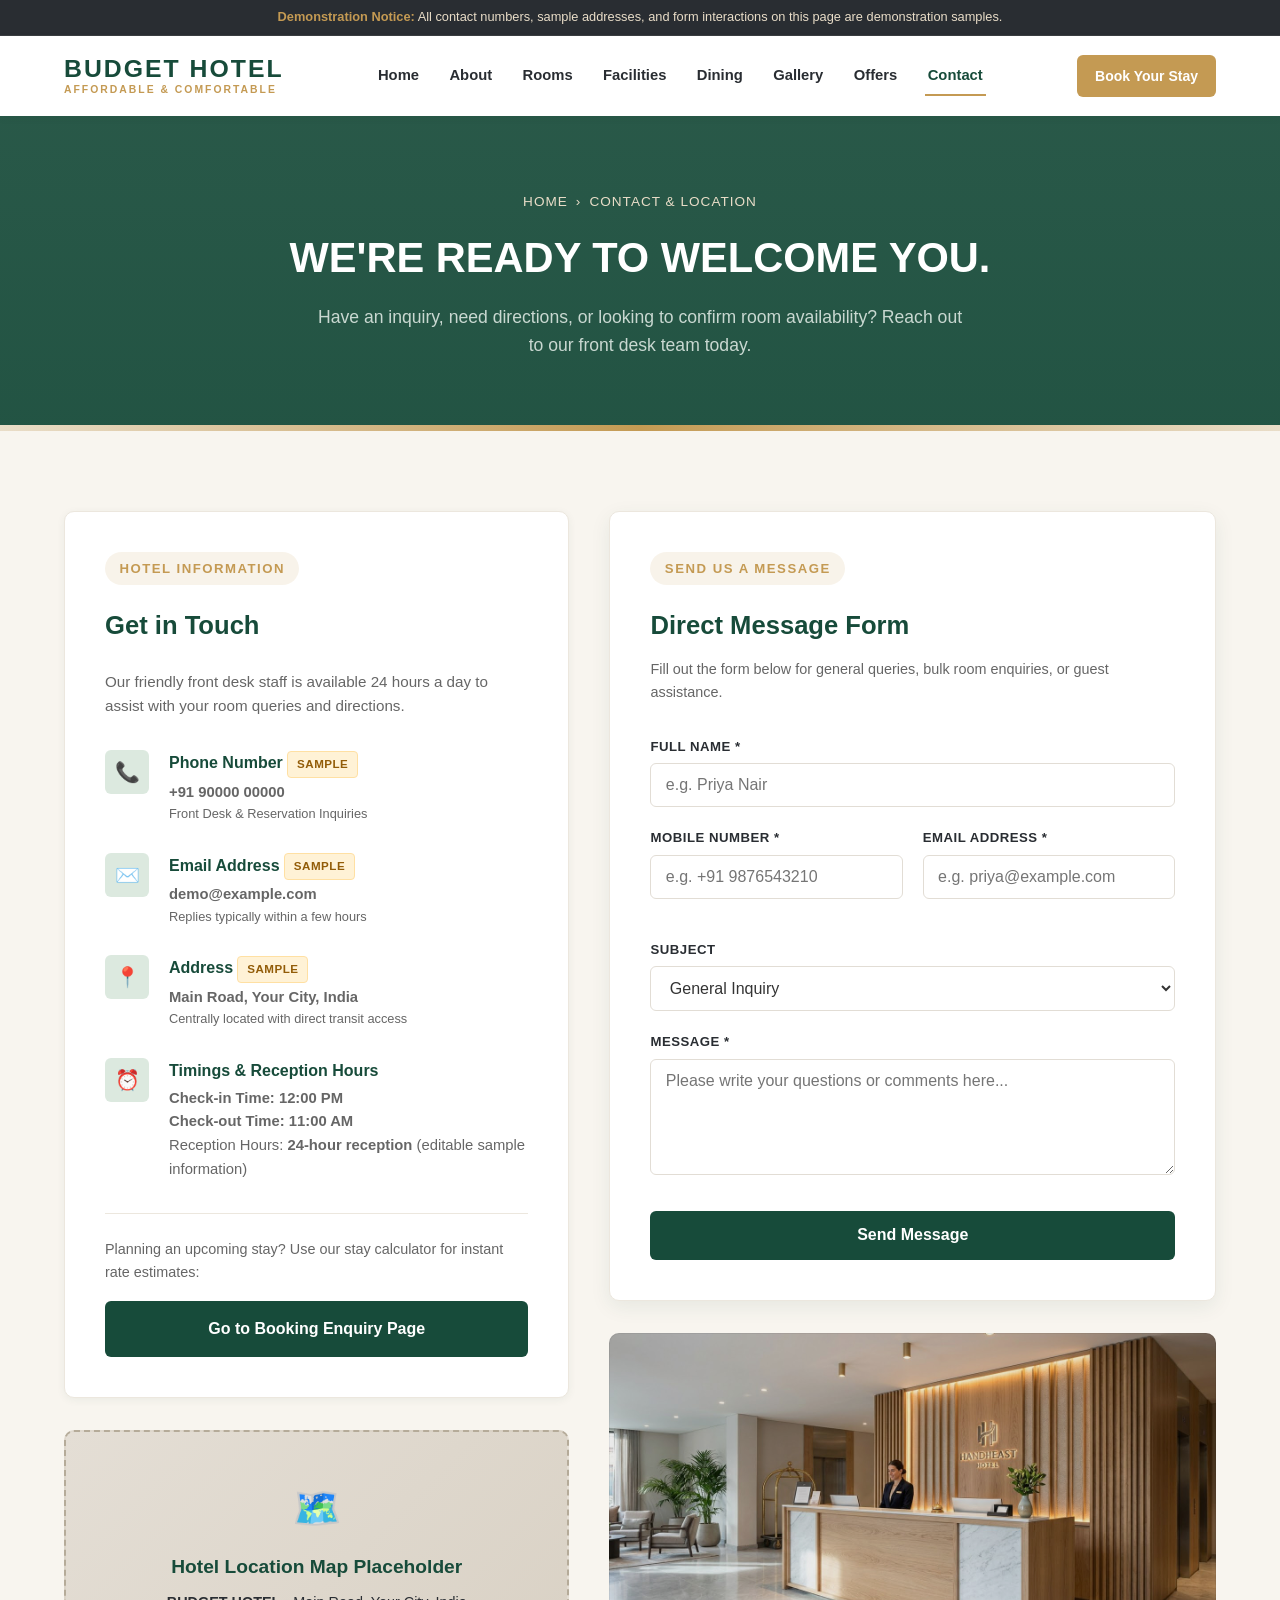
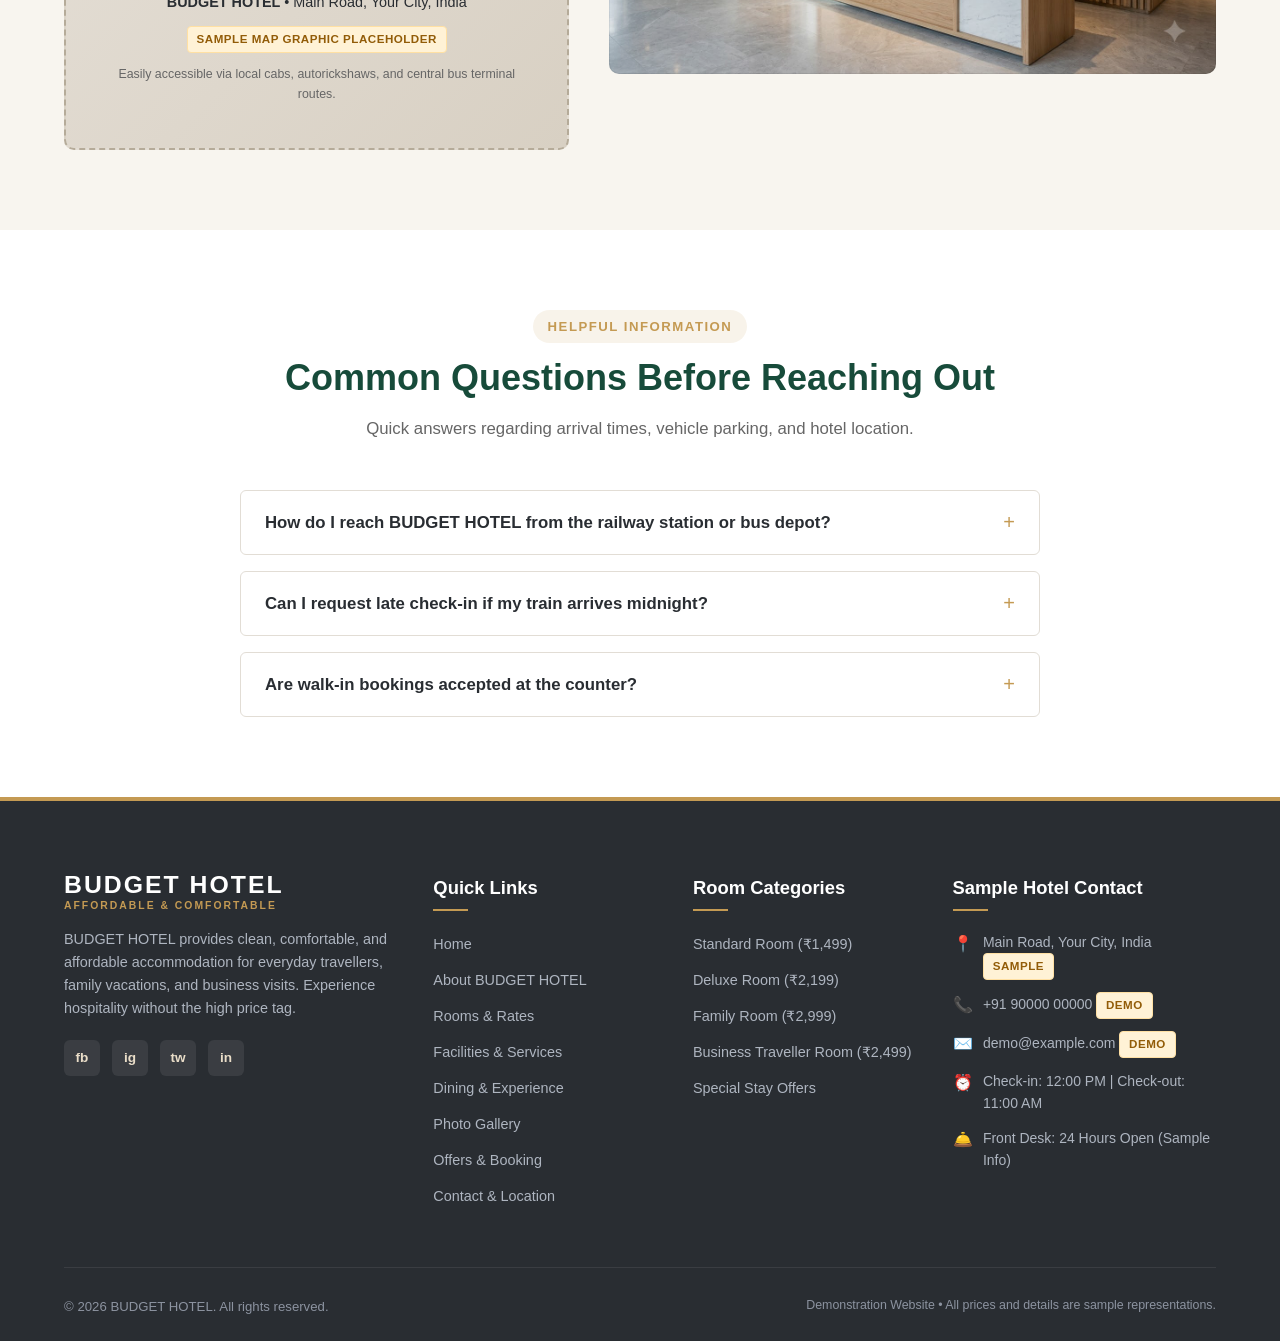
<file: contact.html>
<!DOCTYPE html>
<html lang="en">
<head>
  <meta charset="UTF-8">
  <meta name="viewport" content="width=device-width, initial-scale=1.0">
  <title>Contact & Location | BUDGET HOTEL - We're Ready to Welcome You</title>
  <meta name="description" content="Get in touch with BUDGET HOTEL. Find our central location, phone number, sample check-in timings, enquiry form, and frequent guest answers.">
  <link rel="stylesheet" href="css/style.css">
</head>
<body>

  <!-- Demo Notice Banner -->
  <aside class="demo-notice-bar" aria-label="Demonstration Notice">
    <span>Demonstration Notice:</span> All contact numbers, sample addresses, and form interactions on this page are demonstration samples.
  </aside>

  <!-- Global Header & Navigation -->
  <header class="site-header" role="banner">
    <div class="container header-container">
      <a href="index.html" class="brand-logo" aria-label="BUDGET HOTEL Home">
        <span class="brand-logo-text">BUDGET HOTEL</span>
        <span class="brand-logo-sub">Affordable &amp; Comfortable</span>
      </a>

      <button class="mobile-toggle" id="mobileToggle" aria-label="Toggle navigation menu" aria-expanded="false">
        <span></span>
        <span></span>
        <span></span>
      </button>

      <nav class="nav-menu" id="navMenu" role="navigation" aria-label="Primary Navigation">
        <a href="index.html" class="nav-link">Home</a>
        <a href="about.html" class="nav-link">About</a>
        <a href="rooms.html" class="nav-link">Rooms</a>
        <a href="facilities.html" class="nav-link">Facilities</a>
        <a href="dining.html" class="nav-link">Dining</a>
        <a href="gallery.html" class="nav-link">Gallery</a>
        <a href="offers-booking.html" class="nav-link">Offers</a>
        <a href="contact.html" class="nav-link active">Contact</a>
      </nav>

      <div class="header-cta">
        <a href="offers-booking.html" class="btn btn-accent btn-sm">Book Your Stay</a>
      </div>
    </div>
  </header>

  <main id="main-content">

    <!-- Page Banner -->
    <section class="page-banner" aria-label="Contact Banner">
      <div class="container">
        <div class="banner-breadcrumb">
          <a href="index.html">Home</a> &rsaquo; <span>Contact &amp; Location</span>
        </div>
        <h1 class="banner-title">WE'RE READY TO WELCOME YOU.</h1>
        <p class="banner-subtitle">
          Have an inquiry, need directions, or looking to confirm room availability? Reach out to our front desk team today.
        </p>
      </div>
    </section>

    <!-- Contact Details & Form Section -->
    <section class="section-padding bg-cream">
      <div class="container">
        <div class="contact-grid">
          
          <!-- Column 1: Contact Information & Map Placeholder -->
          <div>
            <div class="contact-info-card">
              <span class="section-tagline">Hotel Information</span>
              <h2 style="font-size: 1.6rem; color: var(--primary); margin: 0.5rem 0 1.5rem 0;">Get in Touch</h2>
              <p style="font-size: 0.95rem; color: var(--text-muted); margin-bottom: 2rem;">
                Our friendly front desk staff is available 24 hours a day to assist with your room queries and directions.
              </p>

              <!-- Required Exact Sample Information -->
              <div class="contact-item">
                <div class="contact-icon">📞</div>
                <div>
                  <h5>Phone Number <span class="demo-tag">Sample</span></h5>
                  <p><strong>+91 90000 00000</strong></p>
                  <p style="font-size:0.8rem; color:var(--text-muted);">Front Desk &amp; Reservation Inquiries</p>
                </div>
              </div>

              <div class="contact-item">
                <div class="contact-icon">✉️</div>
                <div>
                  <h5>Email Address <span class="demo-tag">Sample</span></h5>
                  <p><strong>demo@example.com</strong></p>
                  <p style="font-size:0.8rem; color:var(--text-muted);">Replies typically within a few hours</p>
                </div>
              </div>

              <div class="contact-item">
                <div class="contact-icon">📍</div>
                <div>
                  <h5>Address <span class="demo-tag">Sample</span></h5>
                  <p><strong>Main Road, Your City, India</strong></p>
                  <p style="font-size:0.8rem; color:var(--text-muted);">Centrally located with direct transit access</p>
                </div>
              </div>

              <div class="contact-item">
                <div class="contact-icon">⏰</div>
                <div>
                  <h5>Timings &amp; Reception Hours</h5>
                  <p><strong>Check-in Time: 12:00 PM</strong></p>
                  <p><strong>Check-out Time: 11:00 AM</strong></p>
                  <p>Reception Hours: <strong>24-hour reception</strong> (editable sample information)</p>
                </div>
              </div>

              <!-- General Booking Enquiry Button -->
              <div style="margin-top: 2rem; padding-top: 1.5rem; border-top: 1px solid var(--border-light);">
                <p style="font-size: 0.9rem; color: var(--text-muted); margin-bottom: 1rem;">
                  Planning an upcoming stay? Use our stay calculator for instant rate estimates:
                </p>
                <a href="offers-booking.html" class="btn btn-primary btn-block">Go to Booking Enquiry Page</a>
              </div>
            </div>

            <!-- CSS-based Map Placeholder (Strictly no external APIs or embeds) -->
            <div class="map-placeholder" aria-label="Sample Location Map Placeholder">
              <span class="map-icon">🗺️</span>
              <h4 style="font-size: 1.2rem; color: var(--primary); margin-bottom: 0.5rem;">Hotel Location Map Placeholder</h4>
              <p style="font-size: 0.9rem; max-width: 420px; color: var(--charcoal); margin-bottom: 0.75rem;">
                <strong>BUDGET HOTEL</strong> • Main Road, Your City, India
              </p>
              <span class="demo-tag">Sample Map Graphic Placeholder</span>
              <p style="font-size: 0.775rem; color: var(--text-muted); margin-top: 0.75rem;">
                Easily accessible via local cabs, autorickshaws, and central bus terminal routes.
              </p>
            </div>
          </div>

          <!-- Column 2: Contact Form -->
          <div>
            <div class="form-card">
              <span class="section-tagline">Send Us a Message</span>
              <h2 style="font-size: 1.6rem; color: var(--primary); margin: 0.5rem 0 0.75rem 0;">Direct Message Form</h2>
              <p style="font-size: 0.9rem; color: var(--text-muted); margin-bottom: 2rem;">
                Fill out the form below for general queries, bulk room enquiries, or guest assistance.
              </p>

              <form id="contactForm" novalidate>
                <div class="form-group">
                  <label for="contactName">Full Name *</label>
                  <input type="text" id="contactName" class="form-control" placeholder="e.g. Priya Nair" required>
                </div>

                <div class="form-row">
                  <div class="form-group">
                    <label for="contactMobile">Mobile Number *</label>
                    <input type="tel" id="contactMobile" class="form-control" placeholder="e.g. +91 9876543210" required>
                  </div>
                  <div class="form-group">
                    <label for="contactEmail">Email Address *</label>
                    <input type="email" id="contactEmail" class="form-control" placeholder="e.g. priya@example.com" required>
                  </div>
                </div>

                <div class="form-group">
                  <label for="contactSubject">Subject</label>
                  <select id="contactSubject" class="form-control">
                    <option value="General Inquiry">General Inquiry</option>
                    <option value="Room Availability">Room Availability Question</option>
                    <option value="Group / Family Booking">Group / Family Booking</option>
                    <option value="Corporate / Business Stay">Corporate / Business Stay</option>
                    <option value="Directions / Transportation">Directions &amp; Transportation</option>
                  </select>
                </div>

                <div class="form-group">
                  <label for="contactMessage">Message *</label>
                  <textarea id="contactMessage" class="form-control" placeholder="Please write your questions or comments here..." rows="5" required></textarea>
                </div>

                <button type="submit" class="btn btn-primary btn-block" style="margin-top: 1rem;">Send Message</button>

                <!-- Required Exact Confirmation Alert -->
                <div id="contactSuccessAlert" class="demo-confirmation-alert" role="alert">
                  <strong>Message Demo Received</strong>
                  This is a demonstration form. Your message has not been sent.
                </div>
              </form>
            </div>

            <!-- Front Desk Visual (Approved Placeholder 5) -->
            <div style="margin-top: 2rem;">
              <div class="image-placeholder budget-hotel-reception placeholder-16-9">
                <div class="placeholder-content">
                  <span class="placeholder-icon">🛎️</span>
                  <span class="placeholder-title">Reception Assistance</span>
                  <span class="placeholder-sub">Always Available at BUDGET HOTEL</span>
                </div>
              </div>
            </div>
          </div>

        </div>
      </div>
    </section>

    <!-- Frequently Asked Questions -->
    <section class="section-padding bg-white">
      <div class="container">
        <div class="section-header text-center">
          <span class="section-tagline">Helpful Information</span>
          <h2 class="section-title">Common Questions Before Reaching Out</h2>
          <p class="section-desc">Quick answers regarding arrival times, vehicle parking, and hotel location.</p>
        </div>

        <div class="faq-list">
          <div class="faq-item">
            <button class="faq-question">
              <span>How do I reach BUDGET HOTEL from the railway station or bus depot?</span>
              <span class="faq-icon">+</span>
            </button>
            <div class="faq-answer">
              <p>BUDGET HOTEL is conveniently situated on the Main Road. Readily available prepaid autos and taxi services can bring you straight to our entrance. Contact our front desk if you need specific landmark guidance.</p>
            </div>
          </div>

          <div class="faq-item">
            <button class="faq-question">
              <span>Can I request late check-in if my train arrives midnight?</span>
              <span class="faq-icon">+</span>
            </button>
            <div class="faq-answer">
              <p>Yes, our reception desk is open 24 hours. If you anticipate reaching after 9:00 PM, simply notify our team in advance so we keep your room ready for immediate occupancy.</p>
            </div>
          </div>

          <div class="faq-item">
            <button class="faq-question">
              <span>Are walk-in bookings accepted at the counter?</span>
              <span class="faq-icon">+</span>
            </button>
            <div class="faq-answer">
              <p>Yes, walk-in guests are welcome subject to current room vacancies. For peak weekends, prior booking enquiries are highly recommended.</p>
            </div>
          </div>
        </div>
      </div>
    </section>

  </main>

  <!-- Global Footer -->
  <footer class="site-footer" role="contentinfo">
    <div class="container">
      <div class="footer-grid">
        <div class="footer-col">
          <div class="brand-logo" style="margin-bottom: 1rem;">
            <span class="brand-logo-text" style="color:var(--white);">BUDGET HOTEL</span>
            <span class="brand-logo-sub">Affordable &amp; Comfortable</span>
          </div>
          <p class="footer-desc">
            BUDGET HOTEL provides clean, comfortable, and affordable accommodation for everyday travellers, family vacations, and business visits. Experience hospitality without the high price tag.
          </p>
          <div class="social-links">
            <a href="#" class="social-icon" aria-label="Social link Facebook">fb</a>
            <a href="#" class="social-icon" aria-label="Social link Instagram">ig</a>
            <a href="#" class="social-icon" aria-label="Social link Twitter">tw</a>
            <a href="#" class="social-icon" aria-label="Social link LinkedIn">in</a>
          </div>
        </div>

        <div class="footer-col">
          <h4>Quick Links</h4>
          <ul class="footer-links">
            <li><a href="index.html">Home</a></li>
            <li><a href="about.html">About BUDGET HOTEL</a></li>
            <li><a href="rooms.html">Rooms &amp; Rates</a></li>
            <li><a href="facilities.html">Facilities &amp; Services</a></li>
            <li><a href="dining.html">Dining &amp; Experience</a></li>
            <li><a href="gallery.html">Photo Gallery</a></li>
            <li><a href="offers-booking.html">Offers &amp; Booking</a></li>
            <li><a href="contact.html">Contact &amp; Location</a></li>
          </ul>
        </div>

        <div class="footer-col">
          <h4>Room Categories</h4>
          <ul class="footer-links">
            <li><a href="rooms.html">Standard Room (₹1,499)</a></li>
            <li><a href="rooms.html">Deluxe Room (₹2,199)</a></li>
            <li><a href="rooms.html">Family Room (₹2,999)</a></li>
            <li><a href="rooms.html">Business Traveller Room (₹2,499)</a></li>
            <li><a href="offers-booking.html">Special Stay Offers</a></li>
          </ul>
        </div>

        <div class="footer-col">
          <h4>Sample Hotel Contact</h4>
          <div class="footer-contact-item">
            <span class="icon">📍</span>
            <span>Main Road, Your City, India <span class="demo-tag">Sample</span></span>
          </div>
          <div class="footer-contact-item">
            <span class="icon">📞</span>
            <span>+91 90000 00000 <span class="demo-tag">Demo</span></span>
          </div>
          <div class="footer-contact-item">
            <span class="icon">✉️</span>
            <span>demo@example.com <span class="demo-tag">Demo</span></span>
          </div>
          <div class="footer-contact-item">
            <span class="icon">⏰</span>
            <span>Check-in: 12:00 PM | Check-out: 11:00 AM</span>
          </div>
          <div class="footer-contact-item">
            <span class="icon">🛎️</span>
            <span>Front Desk: 24 Hours Open (Sample Info)</span>
          </div>
        </div>
      </div>

      <div class="footer-bottom">
        <div>
          &copy; <span id="current-year"></span> BUDGET HOTEL. All rights reserved.
        </div>
        <div class="footer-bottom-notice">
          Demonstration Website • All prices and details are sample representations.
        </div>
      </div>
    </div>
  </footer>

  <button class="scroll-top-btn" id="scrollTopBtn" aria-label="Scroll back to top">↑</button>
  <script src="js/script.js"></script>
</body>
</html>
</file>
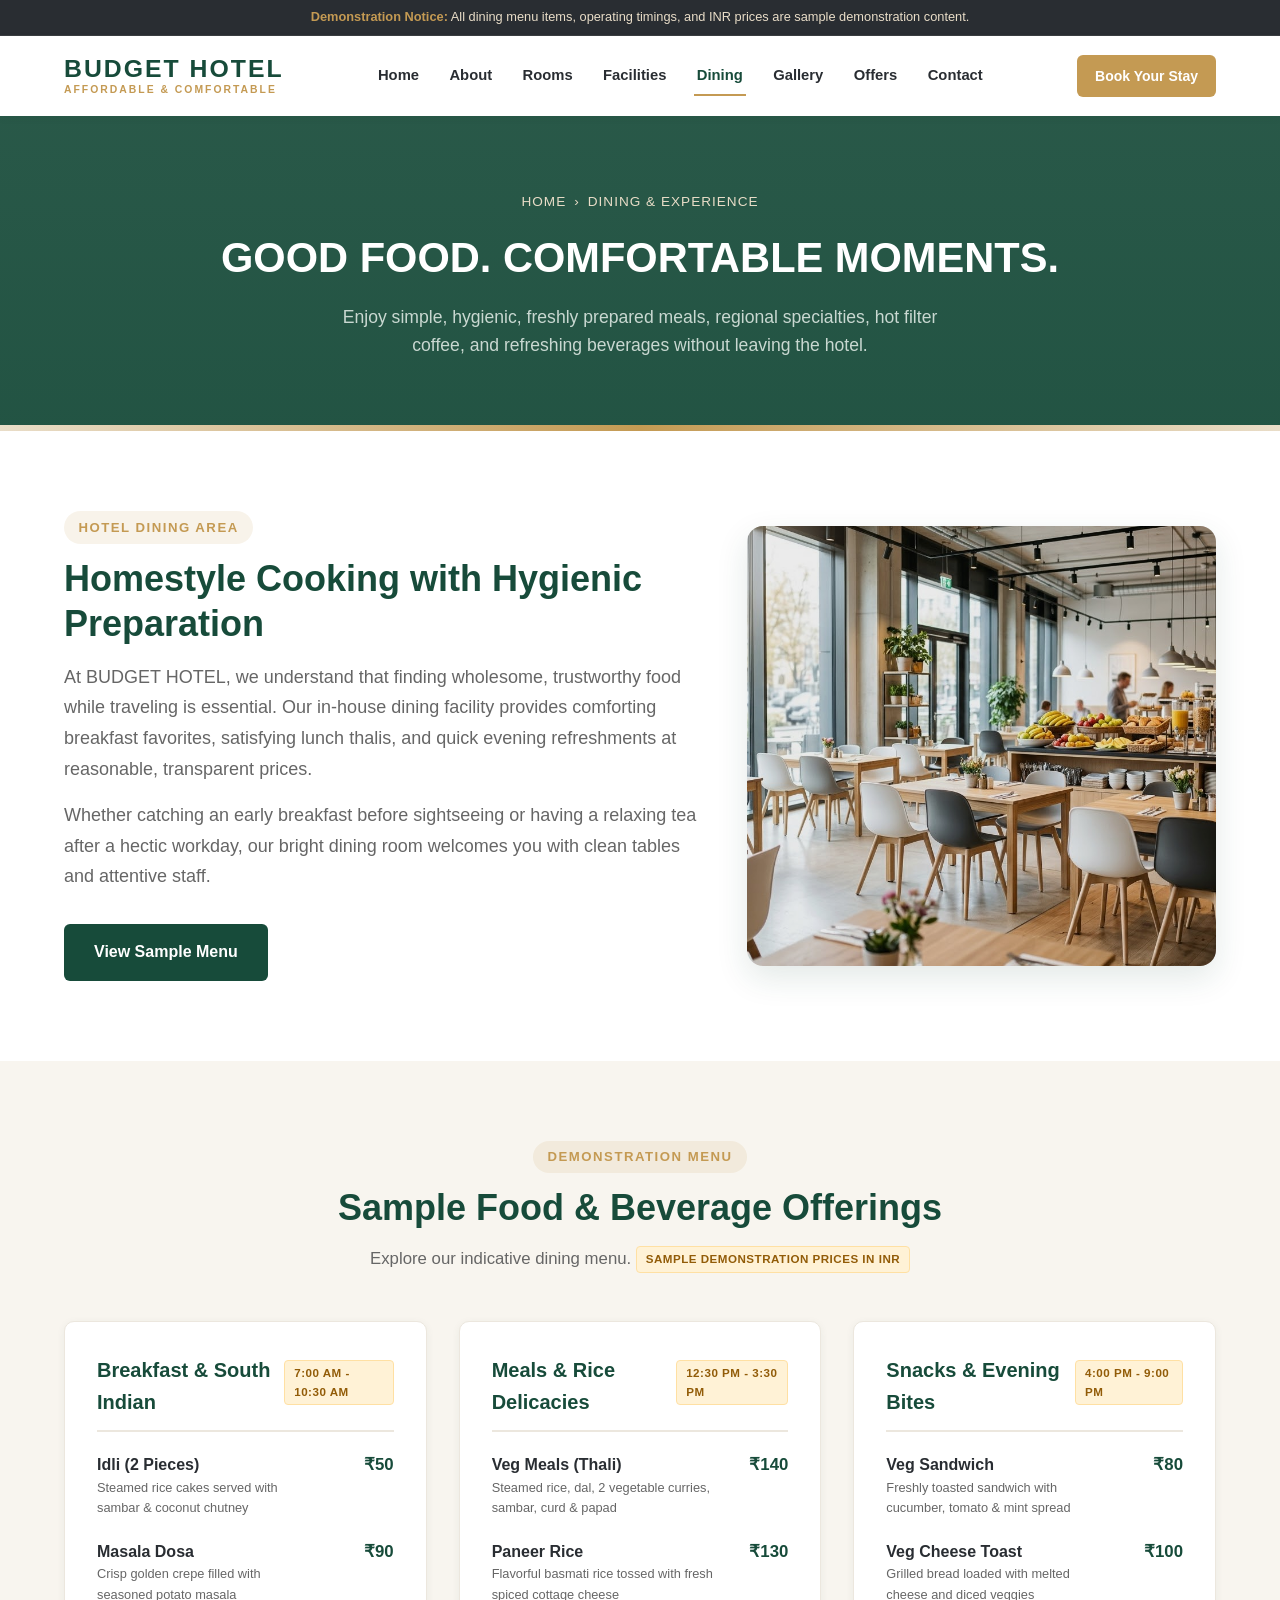
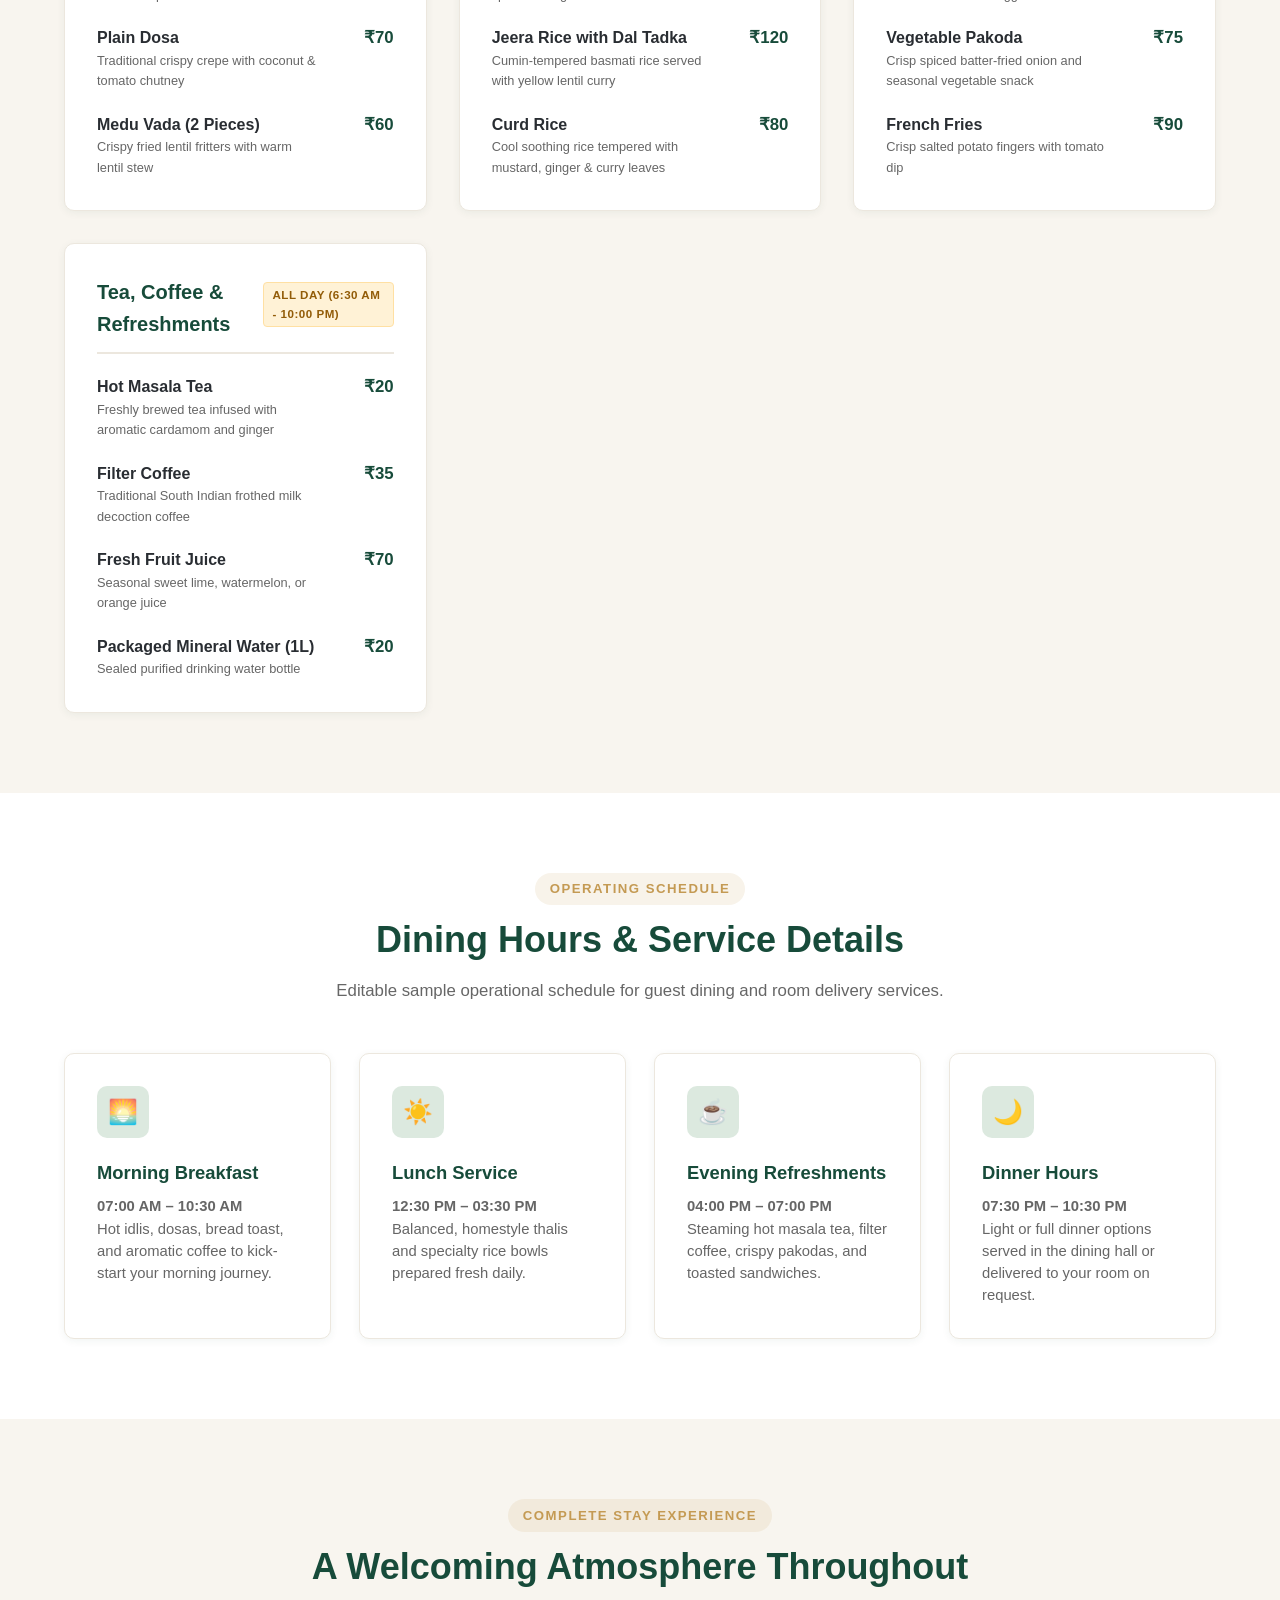
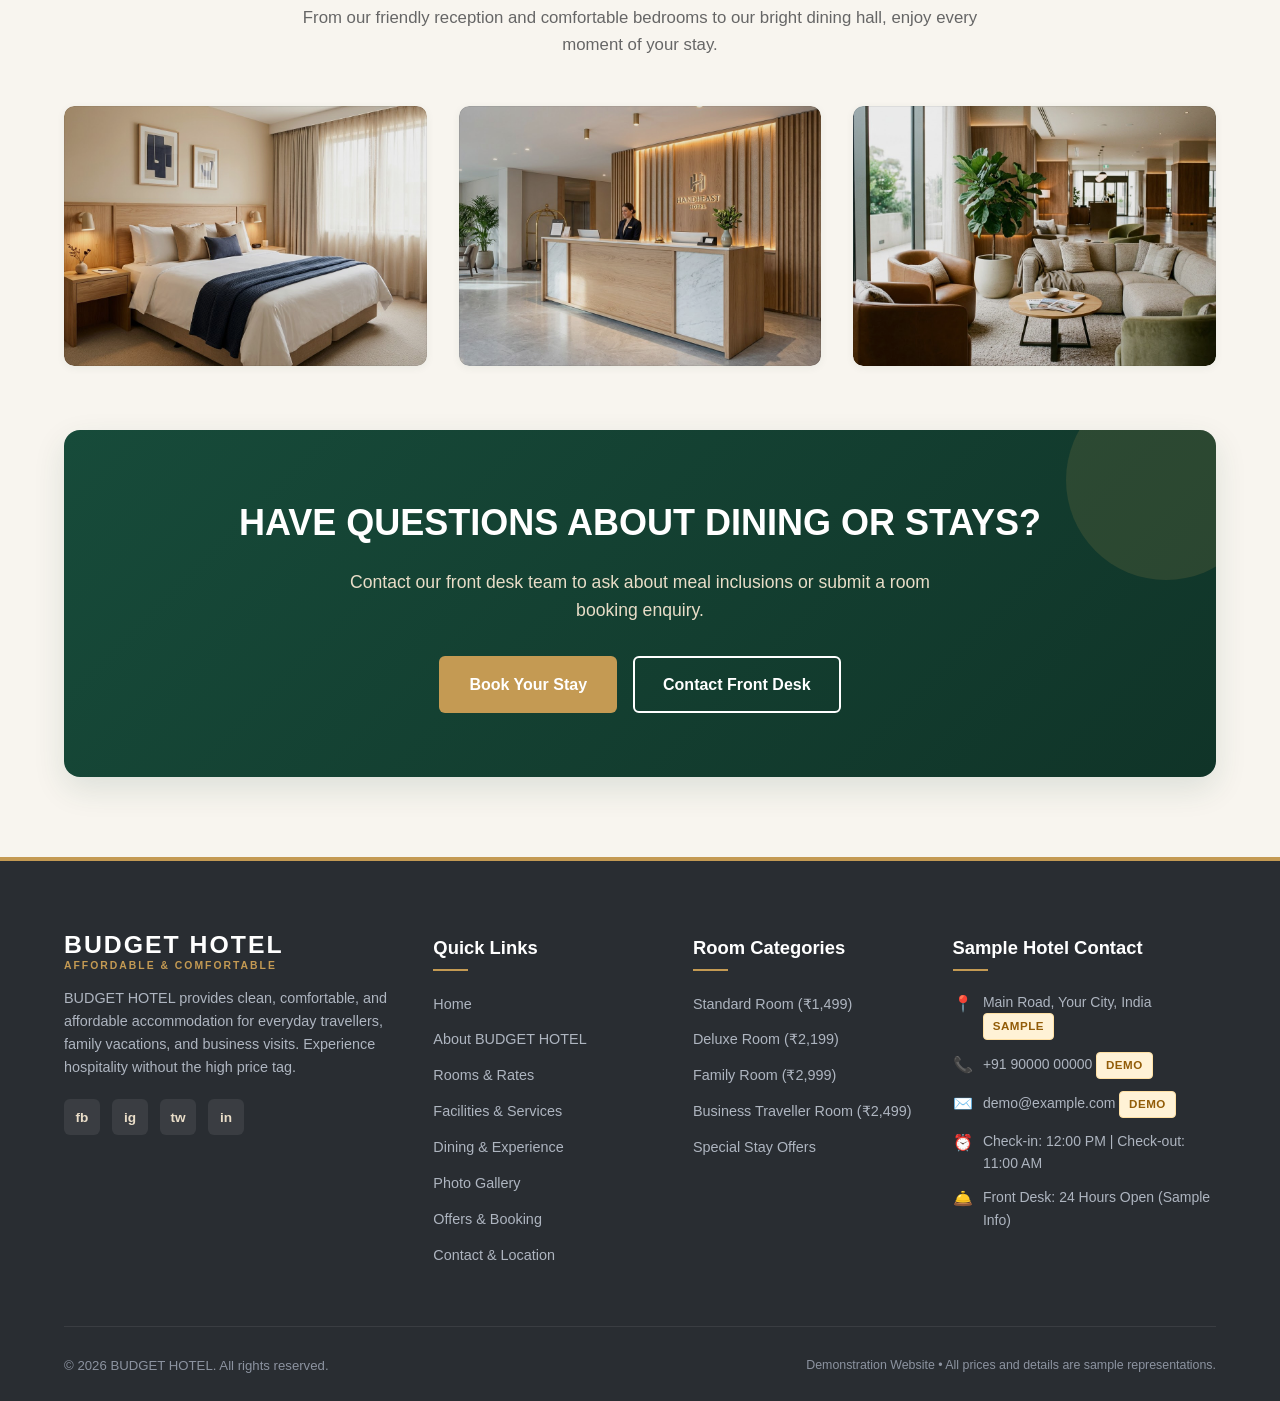
<file: dining.html>
<!DOCTYPE html>
<html lang="en">
<head>
  <meta charset="UTF-8">
  <meta name="viewport" content="width=device-width, initial-scale=1.0">
  <title>Dining & Guest Experience | BUDGET HOTEL - Good Food & Warm Moments</title>
  <meta name="description" content="Explore dining at BUDGET HOTEL: freshly prepared South and North Indian meals, breakfast favorites, tea, coffee, and comfortable guest dining spaces.">
  <link rel="stylesheet" href="css/style.css">
</head>
<body>

  <!-- Demo Notice Banner -->
  <aside class="demo-notice-bar" aria-label="Demonstration Notice">
    <span>Demonstration Notice:</span> All dining menu items, operating timings, and INR prices are sample demonstration content.
  </aside>

  <!-- Global Header & Navigation -->
  <header class="site-header" role="banner">
    <div class="container header-container">
      <a href="index.html" class="brand-logo" aria-label="BUDGET HOTEL Home">
        <span class="brand-logo-text">BUDGET HOTEL</span>
        <span class="brand-logo-sub">Affordable &amp; Comfortable</span>
      </a>

      <button class="mobile-toggle" id="mobileToggle" aria-label="Toggle navigation menu" aria-expanded="false">
        <span></span>
        <span></span>
        <span></span>
      </button>

      <nav class="nav-menu" id="navMenu" role="navigation" aria-label="Primary Navigation">
        <a href="index.html" class="nav-link">Home</a>
        <a href="about.html" class="nav-link">About</a>
        <a href="rooms.html" class="nav-link">Rooms</a>
        <a href="facilities.html" class="nav-link">Facilities</a>
        <a href="dining.html" class="nav-link active">Dining</a>
        <a href="gallery.html" class="nav-link">Gallery</a>
        <a href="offers-booking.html" class="nav-link">Offers</a>
        <a href="contact.html" class="nav-link">Contact</a>
      </nav>

      <div class="header-cta">
        <a href="offers-booking.html" class="btn btn-accent btn-sm">Book Your Stay</a>
      </div>
    </div>
  </header>

  <main id="main-content">

    <!-- Page Banner -->
    <section class="page-banner" aria-label="Dining Banner">
      <div class="container">
        <div class="banner-breadcrumb">
          <a href="index.html">Home</a> &rsaquo; <span>Dining &amp; Experience</span>
        </div>
        <h1 class="banner-title">GOOD FOOD. COMFORTABLE MOMENTS.</h1>
        <p class="banner-subtitle">
          Enjoy simple, hygienic, freshly prepared meals, regional specialties, hot filter coffee, and refreshing beverages without leaving the hotel.
        </p>
      </div>
    </section>

    <!-- Dining Overview & Placeholder -->
    <section class="section-padding bg-white">
      <div class="container">
        <div class="hero-grid">
          <div class="hero-content">
            <span class="section-tagline">Hotel Dining Area</span>
            <h2 class="section-title">Homestyle Cooking with Hygienic Preparation</h2>
            <p class="hero-description">
              At BUDGET HOTEL, we understand that finding wholesome, trustworthy food while traveling is essential. Our in-house dining facility provides comforting breakfast favorites, satisfying lunch thalis, and quick evening refreshments at reasonable, transparent prices.
            </p>
            <p class="hero-description" style="margin-top:-1rem;">
              Whether catching an early breakfast before sightseeing or having a relaxing tea after a hectic workday, our bright dining room welcomes you with clean tables and attentive staff.
            </p>
            <div style="margin-top: 1.5rem;">
              <a href="#sample-menu" class="btn btn-primary">View Sample Menu</a>
            </div>
          </div>

          <!-- 6. budget-hotel-dining (Approved Placeholder 6 of 8) -->
          <div class="hero-image-wrap">
            <div class="image-placeholder budget-hotel-dining">
              <div class="placeholder-content">
                <span class="placeholder-icon">🍽️</span>
                <span class="placeholder-title">Hotel Dining Area</span>
                <span class="placeholder-sub">Clean Tables &amp; Wholesome Meals</span>
              </div>
            </div>
          </div>
        </div>
      </div>
    </section>

    <!-- Sample Menu Categories & Pricing -->
    <section class="section-padding bg-cream" id="sample-menu">
      <div class="container">
        <div class="section-header text-center">
          <span class="section-tagline">Demonstration Menu</span>
          <h2 class="section-title">Sample Food &amp; Beverage Offerings</h2>
          <p class="section-desc">
            Explore our indicative dining menu. <span class="demo-tag">Sample Demonstration Prices in INR</span>
          </p>
        </div>

        <div class="menu-categories-grid">
          
          <!-- Category 1: Breakfast & South Indian -->
          <div class="menu-card">
            <div class="menu-card-header">
              <h3 class="menu-card-title">Breakfast &amp; South Indian</h3>
              <span class="demo-tag">7:00 AM - 10:30 AM</span>
            </div>
            <div class="menu-list">
              <div class="menu-item">
                <div class="menu-item-info">
                  <span class="menu-item-name">Idli (2 Pieces)</span>
                  <span class="menu-item-desc">Steamed rice cakes served with sambar &amp; coconut chutney</span>
                </div>
                <div class="menu-item-price">₹50</div>
              </div>

              <div class="menu-item">
                <div class="menu-item-info">
                  <span class="menu-item-name">Masala Dosa</span>
                  <span class="menu-item-desc">Crisp golden crepe filled with seasoned potato masala</span>
                </div>
                <div class="menu-item-price">₹90</div>
              </div>

              <div class="menu-item">
                <div class="menu-item-info">
                  <span class="menu-item-name">Plain Dosa</span>
                  <span class="menu-item-desc">Traditional crispy crepe with coconut &amp; tomato chutney</span>
                </div>
                <div class="menu-item-price">₹70</div>
              </div>

              <div class="menu-item">
                <div class="menu-item-info">
                  <span class="menu-item-name">Medu Vada (2 Pieces)</span>
                  <span class="menu-item-desc">Crispy fried lentil fritters with warm lentil stew</span>
                </div>
                <div class="menu-item-price">₹60</div>
              </div>
            </div>
          </div>

          <!-- Category 2: Lunch & North/South Meals -->
          <div class="menu-card">
            <div class="menu-card-header">
              <h3 class="menu-card-title">Meals &amp; Rice Delicacies</h3>
              <span class="demo-tag">12:30 PM - 3:30 PM</span>
            </div>
            <div class="menu-list">
              <div class="menu-item">
                <div class="menu-item-info">
                  <span class="menu-item-name">Veg Meals (Thali)</span>
                  <span class="menu-item-desc">Steamed rice, dal, 2 vegetable curries, sambar, curd &amp; papad</span>
                </div>
                <div class="menu-item-price">₹140</div>
              </div>

              <div class="menu-item">
                <div class="menu-item-info">
                  <span class="menu-item-name">Paneer Rice</span>
                  <span class="menu-item-desc">Flavorful basmati rice tossed with fresh spiced cottage cheese</span>
                </div>
                <div class="menu-item-price">₹130</div>
              </div>

              <div class="menu-item">
                <div class="menu-item-info">
                  <span class="menu-item-name">Jeera Rice with Dal Tadka</span>
                  <span class="menu-item-desc">Cumin-tempered basmati rice served with yellow lentil curry</span>
                </div>
                <div class="menu-item-price">₹120</div>
              </div>

              <div class="menu-item">
                <div class="menu-item-info">
                  <span class="menu-item-name">Curd Rice</span>
                  <span class="menu-item-desc">Cool soothing rice tempered with mustard, ginger &amp; curry leaves</span>
                </div>
                <div class="menu-item-price">₹80</div>
              </div>
            </div>
          </div>

          <!-- Category 3: Snacks & Sandwiches -->
          <div class="menu-card">
            <div class="menu-card-header">
              <h3 class="menu-card-title">Snacks &amp; Evening Bites</h3>
              <span class="demo-tag">4:00 PM - 9:00 PM</span>
            </div>
            <div class="menu-list">
              <div class="menu-item">
                <div class="menu-item-info">
                  <span class="menu-item-name">Veg Sandwich</span>
                  <span class="menu-item-desc">Freshly toasted sandwich with cucumber, tomato &amp; mint spread</span>
                </div>
                <div class="menu-item-price">₹80</div>
              </div>

              <div class="menu-item">
                <div class="menu-item-info">
                  <span class="menu-item-name">Veg Cheese Toast</span>
                  <span class="menu-item-desc">Grilled bread loaded with melted cheese and diced veggies</span>
                </div>
                <div class="menu-item-price">₹100</div>
              </div>

              <div class="menu-item">
                <div class="menu-item-info">
                  <span class="menu-item-name">Vegetable Pakoda</span>
                  <span class="menu-item-desc">Crisp spiced batter-fried onion and seasonal vegetable snack</span>
                </div>
                <div class="menu-item-price">₹75</div>
              </div>

              <div class="menu-item">
                <div class="menu-item-info">
                  <span class="menu-item-name">French Fries</span>
                  <span class="menu-item-desc">Crisp salted potato fingers with tomato dip</span>
                </div>
                <div class="menu-item-price">₹90</div>
              </div>
            </div>
          </div>

          <!-- Category 4: Hot & Cold Beverages -->
          <div class="menu-card">
            <div class="menu-card-header">
              <h3 class="menu-card-title">Tea, Coffee &amp; Refreshments</h3>
              <span class="demo-tag">All Day (6:30 AM - 10:00 PM)</span>
            </div>
            <div class="menu-list">
              <div class="menu-item">
                <div class="menu-item-info">
                  <span class="menu-item-name">Hot Masala Tea</span>
                  <span class="menu-item-desc">Freshly brewed tea infused with aromatic cardamom and ginger</span>
                </div>
                <div class="menu-item-price">₹20</div>
              </div>

              <div class="menu-item">
                <div class="menu-item-info">
                  <span class="menu-item-name">Filter Coffee</span>
                  <span class="menu-item-desc">Traditional South Indian frothed milk decoction coffee</span>
                </div>
                <div class="menu-item-price">₹35</div>
              </div>

              <div class="menu-item">
                <div class="menu-item-info">
                  <span class="menu-item-name">Fresh Fruit Juice</span>
                  <span class="menu-item-desc">Seasonal sweet lime, watermelon, or orange juice</span>
                </div>
                <div class="menu-item-price">₹70</div>
              </div>

              <div class="menu-item">
                <div class="menu-item-info">
                  <span class="menu-item-name">Packaged Mineral Water (1L)</span>
                  <span class="menu-item-desc">Sealed purified drinking water bottle</span>
                </div>
                <div class="menu-item-price">₹20</div>
              </div>
            </div>
          </div>

        </div>
      </div>
    </section>

    <!-- Dining Facilities & Operating Hours (Editable Info) -->
    <section class="section-padding bg-white">
      <div class="container">
        <div class="section-header text-center">
          <span class="section-tagline">Operating Schedule</span>
          <h2 class="section-title">Dining Hours &amp; Service Details</h2>
          <p class="section-desc">Editable sample operational schedule for guest dining and room delivery services.</p>
        </div>

        <div class="features-grid">
          <div class="feature-box">
            <div class="feature-icon-wrap">🌅</div>
            <h4>Morning Breakfast</h4>
            <p><strong>07:00 AM – 10:30 AM</strong></p>
            <p>Hot idlis, dosas, bread toast, and aromatic coffee to kick-start your morning journey.</p>
          </div>
          <div class="feature-box">
            <div class="feature-icon-wrap">☀️</div>
            <h4>Lunch Service</h4>
            <p><strong>12:30 PM – 03:30 PM</strong></p>
            <p>Balanced, homestyle thalis and specialty rice bowls prepared fresh daily.</p>
          </div>
          <div class="feature-box">
            <div class="feature-icon-wrap">☕</div>
            <h4>Evening Refreshments</h4>
            <p><strong>04:00 PM – 07:00 PM</strong></p>
            <p>Steaming hot masala tea, filter coffee, crispy pakodas, and toasted sandwiches.</p>
          </div>
          <div class="feature-box">
            <div class="feature-icon-wrap">🌙</div>
            <h4>Dinner Hours</h4>
            <p><strong>07:30 PM – 10:30 PM</strong></p>
            <p>Light or full dinner options served in the dining hall or delivered to your room on request.</p>
          </div>
        </div>
      </div>
    </section>

    <!-- Integrated Guest Experience Showcase -->
    <section class="section-padding bg-cream">
      <div class="container">
        <div class="section-header text-center">
          <span class="section-tagline">Complete Stay Experience</span>
          <h2 class="section-title">A Welcoming Atmosphere Throughout</h2>
          <p class="section-desc">From our friendly reception and comfortable bedrooms to our bright dining hall, enjoy every moment of your stay.</p>
        </div>

        <div class="rooms-grid">
          <!-- 2. budget-hotel-standard-room (Approved Placeholder 2 of 8) -->
          <div class="gallery-item">
            <div class="image-placeholder budget-hotel-standard-room">
              <div class="placeholder-content">
                <span class="placeholder-icon">🛏️</span>
                <span class="placeholder-title">Comfortable Rooms</span>
                <span class="placeholder-sub">Sound Sleep &amp; Clean Sheets</span>
              </div>
            </div>
          </div>

          <!-- 5. budget-hotel-reception (Approved Placeholder 5 of 8) -->
          <div class="gallery-item">
            <div class="image-placeholder budget-hotel-reception">
              <div class="placeholder-content">
                <span class="placeholder-icon">🛎️</span>
                <span class="placeholder-title">Welcoming Reception</span>
                <span class="placeholder-sub">Helpful Front Desk Service</span>
              </div>
            </div>
          </div>

          <!-- 8. budget-hotel-lobby (Approved Placeholder 8 of 8) -->
          <div class="gallery-item">
            <div class="image-placeholder budget-hotel-lobby">
              <div class="placeholder-content">
                <span class="placeholder-icon">🛋️</span>
                <span class="placeholder-title">Relaxing Lobby Lounge</span>
                <span class="placeholder-sub">Unwind or Catch Up on Work</span>
              </div>
            </div>
          </div>
        </div>

        <div class="cta-banner" style="margin-top: 4rem;">
          <h2 class="cta-headline">HAVE QUESTIONS ABOUT DINING OR STAYS?</h2>
          <p class="cta-subtext">Contact our front desk team to ask about meal inclusions or submit a room booking enquiry.</p>
          <div style="display: flex; gap: 1rem; justify-content: center; flex-wrap: wrap;">
            <a href="offers-booking.html" class="btn btn-accent">Book Your Stay</a>
            <a href="contact.html" class="btn btn-outline-white">Contact Front Desk</a>
          </div>
        </div>

      </div>
    </section>

  </main>

  <!-- Global Footer -->
  <footer class="site-footer" role="contentinfo">
    <div class="container">
      <div class="footer-grid">
        <div class="footer-col">
          <div class="brand-logo" style="margin-bottom: 1rem;">
            <span class="brand-logo-text" style="color:var(--white);">BUDGET HOTEL</span>
            <span class="brand-logo-sub">Affordable &amp; Comfortable</span>
          </div>
          <p class="footer-desc">
            BUDGET HOTEL provides clean, comfortable, and affordable accommodation for everyday travellers, family vacations, and business visits. Experience hospitality without the high price tag.
          </p>
          <div class="social-links">
            <a href="#" class="social-icon" aria-label="Social link Facebook">fb</a>
            <a href="#" class="social-icon" aria-label="Social link Instagram">ig</a>
            <a href="#" class="social-icon" aria-label="Social link Twitter">tw</a>
            <a href="#" class="social-icon" aria-label="Social link LinkedIn">in</a>
          </div>
        </div>

        <div class="footer-col">
          <h4>Quick Links</h4>
          <ul class="footer-links">
            <li><a href="index.html">Home</a></li>
            <li><a href="about.html">About BUDGET HOTEL</a></li>
            <li><a href="rooms.html">Rooms &amp; Rates</a></li>
            <li><a href="facilities.html">Facilities &amp; Services</a></li>
            <li><a href="dining.html">Dining &amp; Experience</a></li>
            <li><a href="gallery.html">Photo Gallery</a></li>
            <li><a href="offers-booking.html">Offers &amp; Booking</a></li>
            <li><a href="contact.html">Contact &amp; Location</a></li>
          </ul>
        </div>

        <div class="footer-col">
          <h4>Room Categories</h4>
          <ul class="footer-links">
            <li><a href="rooms.html">Standard Room (₹1,499)</a></li>
            <li><a href="rooms.html">Deluxe Room (₹2,199)</a></li>
            <li><a href="rooms.html">Family Room (₹2,999)</a></li>
            <li><a href="rooms.html">Business Traveller Room (₹2,499)</a></li>
            <li><a href="offers-booking.html">Special Stay Offers</a></li>
          </ul>
        </div>

        <div class="footer-col">
          <h4>Sample Hotel Contact</h4>
          <div class="footer-contact-item">
            <span class="icon">📍</span>
            <span>Main Road, Your City, India <span class="demo-tag">Sample</span></span>
          </div>
          <div class="footer-contact-item">
            <span class="icon">📞</span>
            <span>+91 90000 00000 <span class="demo-tag">Demo</span></span>
          </div>
          <div class="footer-contact-item">
            <span class="icon">✉️</span>
            <span>demo@example.com <span class="demo-tag">Demo</span></span>
          </div>
          <div class="footer-contact-item">
            <span class="icon">⏰</span>
            <span>Check-in: 12:00 PM | Check-out: 11:00 AM</span>
          </div>
          <div class="footer-contact-item">
            <span class="icon">🛎️</span>
            <span>Front Desk: 24 Hours Open (Sample Info)</span>
          </div>
        </div>
      </div>

      <div class="footer-bottom">
        <div>
          &copy; <span id="current-year"></span> BUDGET HOTEL. All rights reserved.
        </div>
        <div class="footer-bottom-notice">
          Demonstration Website • All prices and details are sample representations.
        </div>
      </div>
    </div>
  </footer>

  <button class="scroll-top-btn" id="scrollTopBtn" aria-label="Scroll back to top">↑</button>
  <script src="js/script.js"></script>
</body>
</html>
</file>
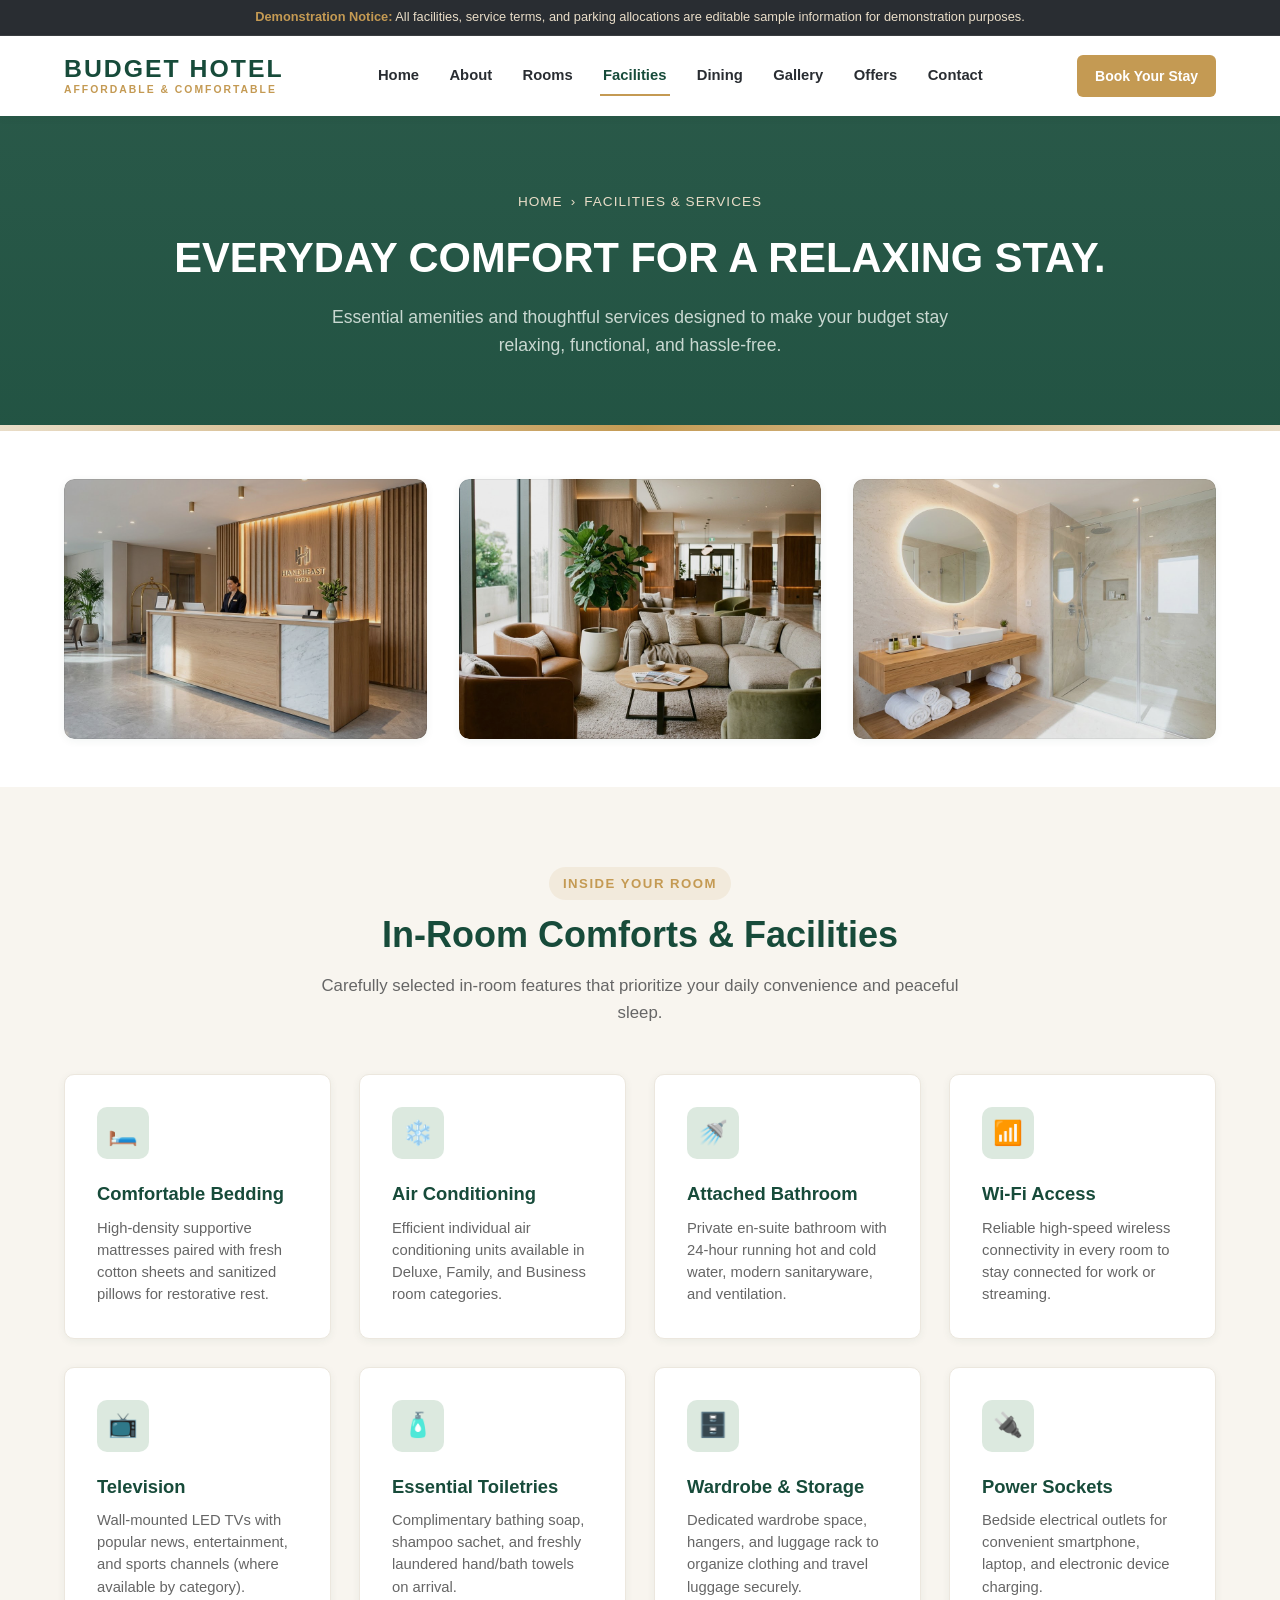
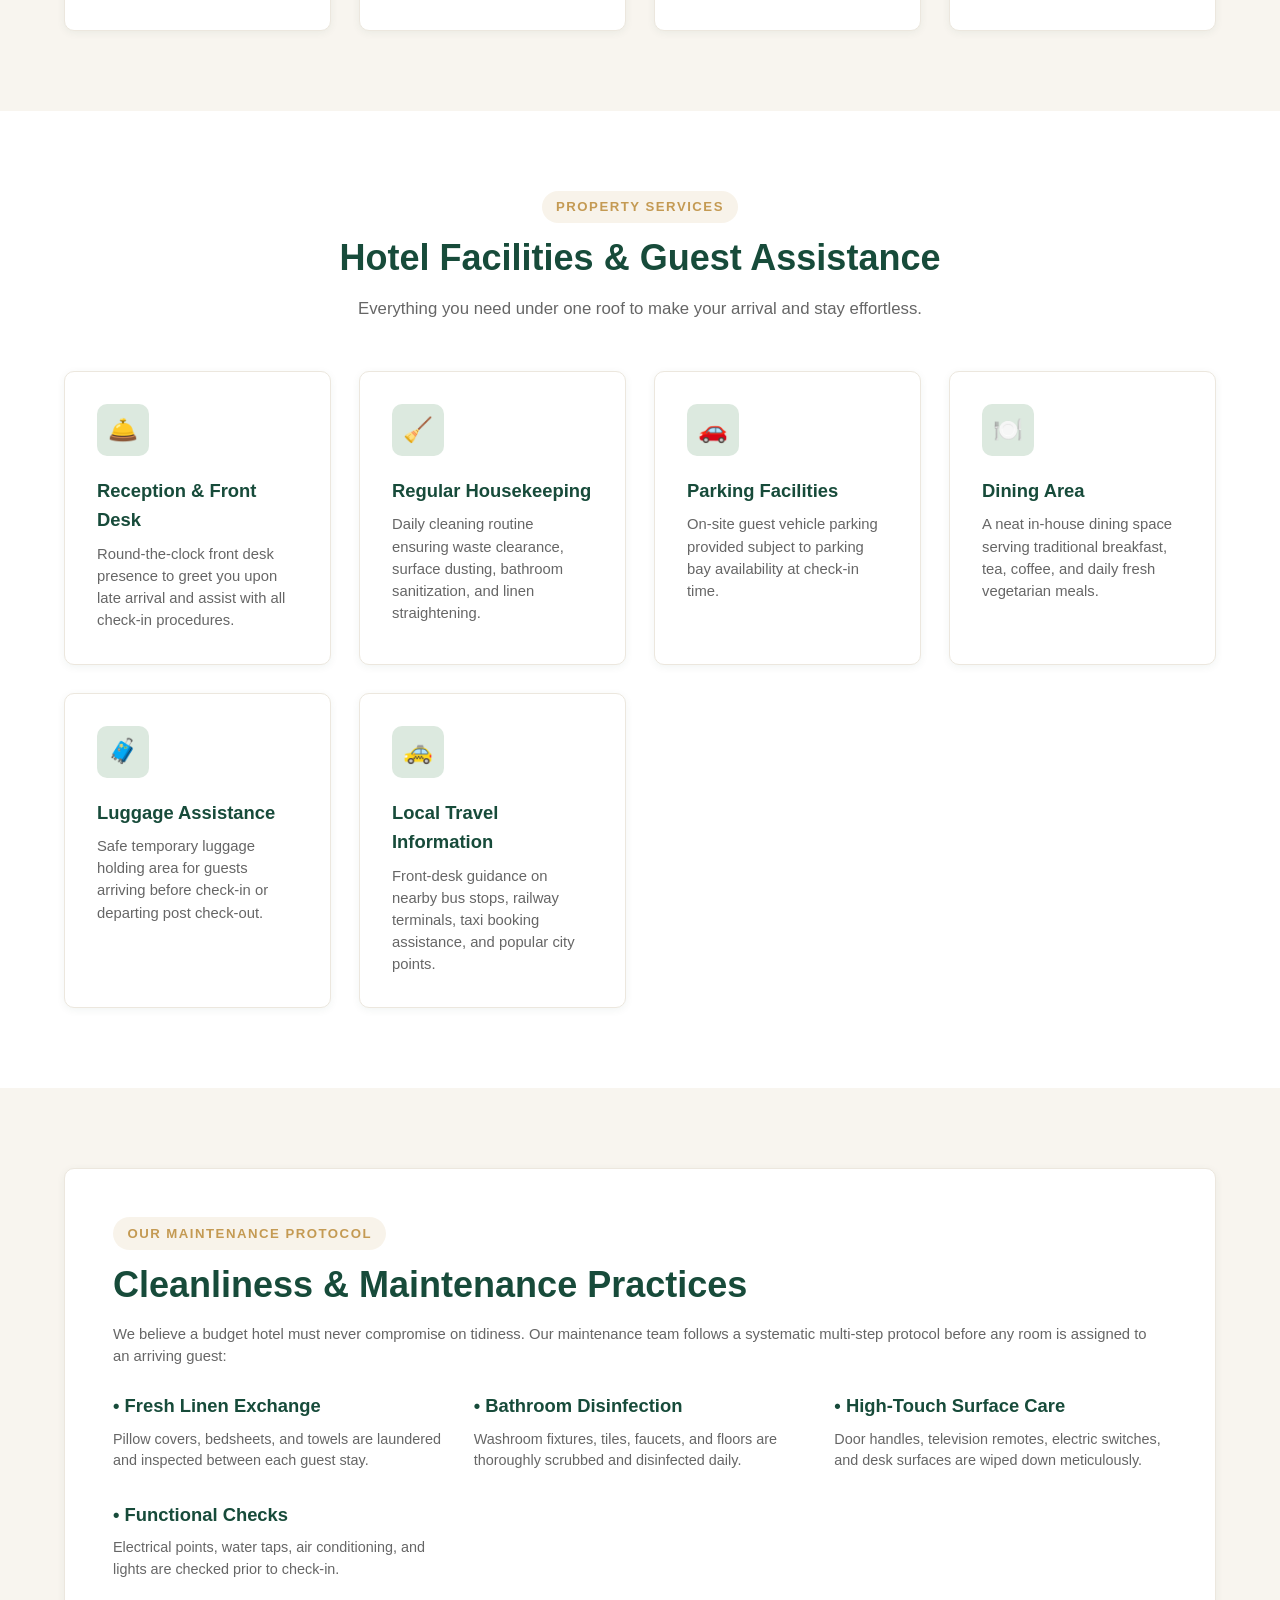
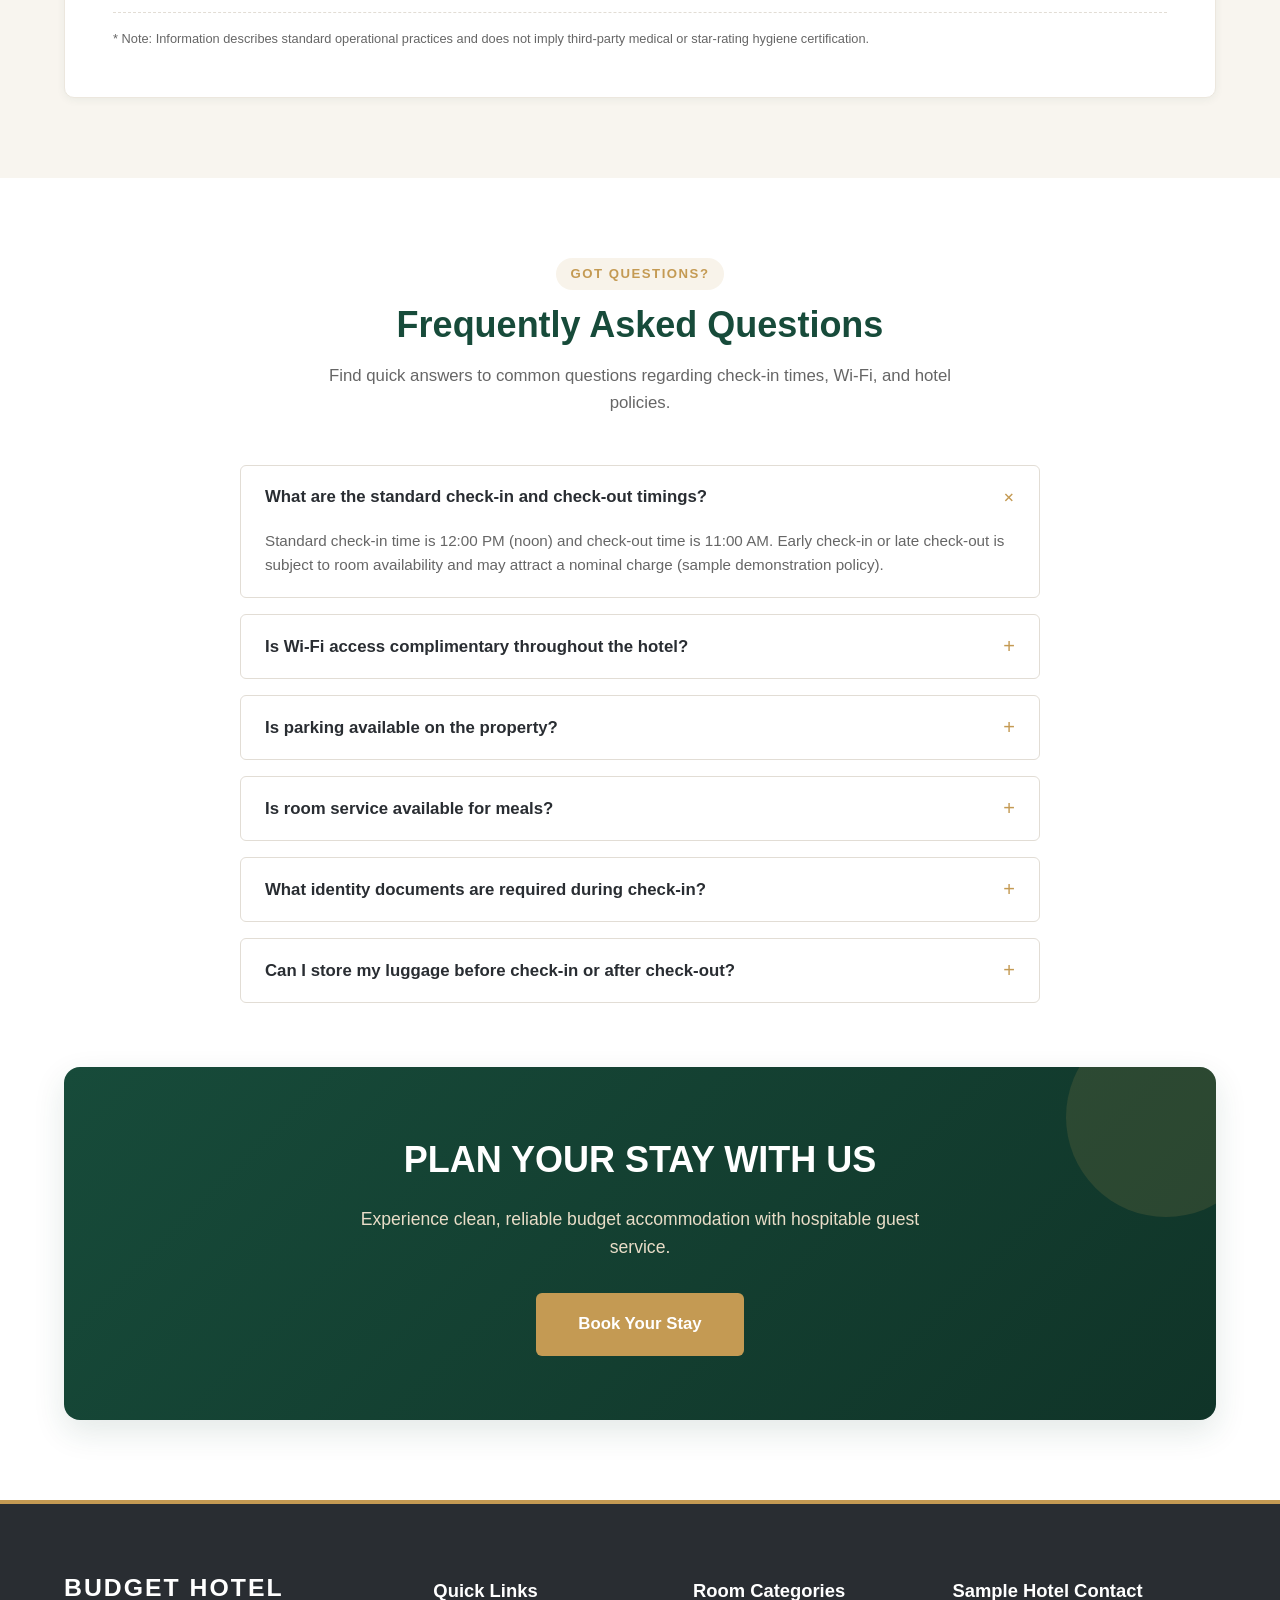
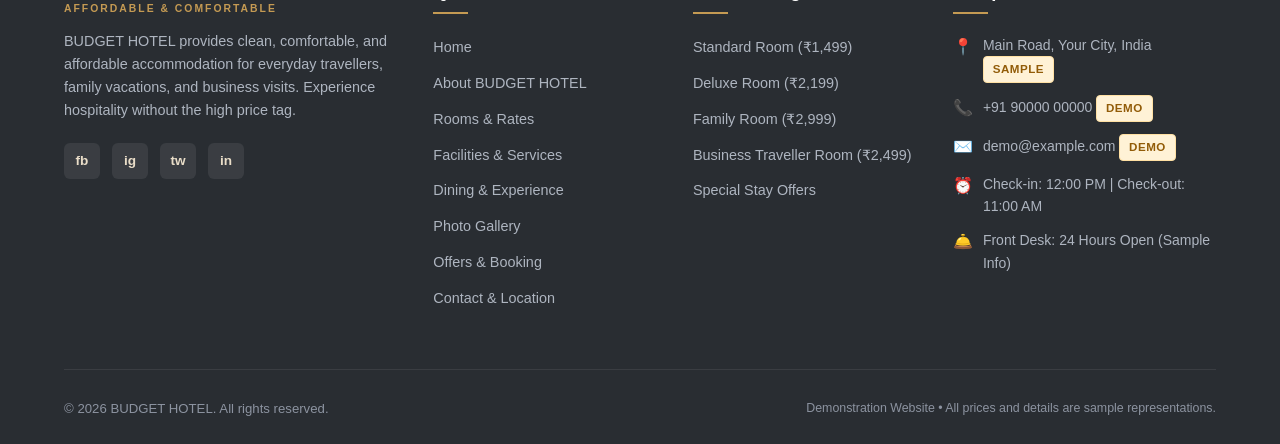
<file: facilities.html>
<!DOCTYPE html>
<html lang="en">
<head>
  <meta charset="UTF-8">
  <meta name="viewport" content="width=device-width, initial-scale=1.0">
  <title>Facilities & Services | BUDGET HOTEL - Everyday Guest Comfort</title>
  <meta name="description" content="Discover guest facilities and services at BUDGET HOTEL: Wi-Fi, 24-hour reception, air conditioning, daily housekeeping, parking, and hygiene practices.">
  <link rel="stylesheet" href="css/style.css">
</head>
<body>

  <!-- Demo Notice Banner -->
  <aside class="demo-notice-bar" aria-label="Demonstration Notice">
    <span>Demonstration Notice:</span> All facilities, service terms, and parking allocations are editable sample information for demonstration purposes.
  </aside>

  <!-- Global Header & Navigation -->
  <header class="site-header" role="banner">
    <div class="container header-container">
      <a href="index.html" class="brand-logo" aria-label="BUDGET HOTEL Home">
        <span class="brand-logo-text">BUDGET HOTEL</span>
        <span class="brand-logo-sub">Affordable &amp; Comfortable</span>
      </a>

      <button class="mobile-toggle" id="mobileToggle" aria-label="Toggle navigation menu" aria-expanded="false">
        <span></span>
        <span></span>
        <span></span>
      </button>

      <nav class="nav-menu" id="navMenu" role="navigation" aria-label="Primary Navigation">
        <a href="index.html" class="nav-link">Home</a>
        <a href="about.html" class="nav-link">About</a>
        <a href="rooms.html" class="nav-link">Rooms</a>
        <a href="facilities.html" class="nav-link active">Facilities</a>
        <a href="dining.html" class="nav-link">Dining</a>
        <a href="gallery.html" class="nav-link">Gallery</a>
        <a href="offers-booking.html" class="nav-link">Offers</a>
        <a href="contact.html" class="nav-link">Contact</a>
      </nav>

      <div class="header-cta">
        <a href="offers-booking.html" class="btn btn-accent btn-sm">Book Your Stay</a>
      </div>
    </div>
  </header>

  <main id="main-content">

    <!-- Page Banner -->
    <section class="page-banner" aria-label="Facilities Banner">
      <div class="container">
        <div class="banner-breadcrumb">
          <a href="index.html">Home</a> &rsaquo; <span>Facilities &amp; Services</span>
        </div>
        <h1 class="banner-title">EVERYDAY COMFORT FOR A RELAXING STAY.</h1>
        <p class="banner-subtitle">
          Essential amenities and thoughtful services designed to make your budget stay relaxing, functional, and hassle-free.
        </p>
      </div>
    </section>

    <!-- Visual Showcase of Facilities -->
    <section class="section-padding-sm bg-white">
      <div class="container">
        <div class="rooms-grid">
          <!-- 5. budget-hotel-reception (Approved Placeholder 5 of 8) -->
          <div class="gallery-item">
            <div class="image-placeholder budget-hotel-reception">
              <div class="placeholder-content">
                <span class="placeholder-icon">🛎️</span>
                <span class="placeholder-title">Reception &amp; Front Desk</span>
                <span class="placeholder-sub">24/7 Guest Assistance</span>
              </div>
            </div>
          </div>
          <!-- 8. budget-hotel-lobby (Approved Placeholder 8 of 8) -->
          <div class="gallery-item">
            <div class="image-placeholder budget-hotel-lobby">
              <div class="placeholder-content">
                <span class="placeholder-icon">🛋️</span>
                <span class="placeholder-title">Guest Waiting Area</span>
                <span class="placeholder-sub">Clean &amp; Relaxing Common Space</span>
              </div>
            </div>
          </div>
          <!-- 7. budget-hotel-bathroom (Approved Placeholder 7 of 8) -->
          <div class="gallery-item">
            <div class="image-placeholder budget-hotel-bathroom">
              <div class="placeholder-content">
                <span class="placeholder-icon">🚿</span>
                <span class="placeholder-title">Hygienic Attached Bathroom</span>
                <span class="placeholder-sub">Hot &amp; Cold Water Supply</span>
              </div>
            </div>
          </div>
        </div>
      </div>
    </section>

    <!-- Room Facilities -->
    <section class="section-padding bg-cream">
      <div class="container">
        <div class="section-header text-center">
          <span class="section-tagline">Inside Your Room</span>
          <h2 class="section-title">In-Room Comforts &amp; Facilities</h2>
          <p class="section-desc">Carefully selected in-room features that prioritize your daily convenience and peaceful sleep.</p>
        </div>

        <div class="features-grid">
          <div class="feature-box">
            <div class="feature-icon-wrap">🛏️</div>
            <h4>Comfortable Bedding</h4>
            <p>High-density supportive mattresses paired with fresh cotton sheets and sanitized pillows for restorative rest.</p>
          </div>
          <div class="feature-box">
            <div class="feature-icon-wrap">❄️</div>
            <h4>Air Conditioning</h4>
            <p>Efficient individual air conditioning units available in Deluxe, Family, and Business room categories.</p>
          </div>
          <div class="feature-box">
            <div class="feature-icon-wrap">🚿</div>
            <h4>Attached Bathroom</h4>
            <p>Private en-suite bathroom with 24-hour running hot and cold water, modern sanitaryware, and ventilation.</p>
          </div>
          <div class="feature-box">
            <div class="feature-icon-wrap">📶</div>
            <h4>Wi-Fi Access</h4>
            <p>Reliable high-speed wireless connectivity in every room to stay connected for work or streaming.</p>
          </div>
          <div class="feature-box">
            <div class="feature-icon-wrap">📺</div>
            <h4>Television</h4>
            <p>Wall-mounted LED TVs with popular news, entertainment, and sports channels (where available by category).</p>
          </div>
          <div class="feature-box">
            <div class="feature-icon-wrap">🧴</div>
            <h4>Essential Toiletries</h4>
            <p>Complimentary bathing soap, shampoo sachet, and freshly laundered hand/bath towels on arrival.</p>
          </div>
          <div class="feature-box">
            <div class="feature-icon-wrap">🗄️</div>
            <h4>Wardrobe &amp; Storage</h4>
            <p>Dedicated wardrobe space, hangers, and luggage rack to organize clothing and travel luggage securely.</p>
          </div>
          <div class="feature-box">
            <div class="feature-icon-wrap">🔌</div>
            <h4>Power Sockets</h4>
            <p>Bedside electrical outlets for convenient smartphone, laptop, and electronic device charging.</p>
          </div>
        </div>
      </div>
    </section>

    <!-- Hotel Facilities & Guest Services -->
    <section class="section-padding bg-white">
      <div class="container">
        <div class="section-header text-center">
          <span class="section-tagline">Property Services</span>
          <h2 class="section-title">Hotel Facilities &amp; Guest Assistance</h2>
          <p class="section-desc">Everything you need under one roof to make your arrival and stay effortless.</p>
        </div>

        <div class="features-grid">
          <div class="feature-box">
            <div class="feature-icon-wrap">🛎️</div>
            <h4>Reception &amp; Front Desk</h4>
            <p>Round-the-clock front desk presence to greet you upon late arrival and assist with all check-in procedures.</p>
          </div>
          <div class="feature-box">
            <div class="feature-icon-wrap">🧹</div>
            <h4>Regular Housekeeping</h4>
            <p>Daily cleaning routine ensuring waste clearance, surface dusting, bathroom sanitization, and linen straightening.</p>
          </div>
          <div class="feature-box">
            <div class="feature-icon-wrap">🚗</div>
            <h4>Parking Facilities</h4>
            <p>On-site guest vehicle parking provided subject to parking bay availability at check-in time.</p>
          </div>
          <div class="feature-box">
            <div class="feature-icon-wrap">🍽️</div>
            <h4>Dining Area</h4>
            <p>A neat in-house dining space serving traditional breakfast, tea, coffee, and daily fresh vegetarian meals.</p>
          </div>
          <div class="feature-box">
            <div class="feature-icon-wrap">🧳</div>
            <h4>Luggage Assistance</h4>
            <p>Safe temporary luggage holding area for guests arriving before check-in or departing post check-out.</p>
          </div>
          <div class="feature-box">
            <div class="feature-icon-wrap">🚕</div>
            <h4>Local Travel Information</h4>
            <p>Front-desk guidance on nearby bus stops, railway terminals, taxi booking assistance, and popular city points.</p>
          </div>
        </div>
      </div>
    </section>

    <!-- Cleanliness and Maintenance Policy -->
    <section class="section-padding bg-cream">
      <div class="container">
        <div class="hero-grid" style="grid-template-columns: 1fr;">
          <div class="feature-box" style="padding: 3rem; background: var(--white);">
            <span class="section-tagline">Our Maintenance Protocol</span>
            <h2 class="section-title">Cleanliness &amp; Maintenance Practices</h2>
            <p class="hero-description" style="margin-bottom: 1.25rem;">
              We believe a budget hotel must never compromise on tidiness. Our maintenance team follows a systematic multi-step protocol before any room is assigned to an arriving guest:
            </p>
            <div class="features-grid" style="margin-top: 1.5rem;">
              <div>
                <h4 style="color:var(--primary); margin-bottom: 0.5rem;">• Fresh Linen Exchange</h4>
                <p style="font-size:0.9rem; color:var(--text-muted);">Pillow covers, bedsheets, and towels are laundered and inspected between each guest stay.</p>
              </div>
              <div>
                <h4 style="color:var(--primary); margin-bottom: 0.5rem;">• Bathroom Disinfection</h4>
                <p style="font-size:0.9rem; color:var(--text-muted);">Washroom fixtures, tiles, faucets, and floors are thoroughly scrubbed and disinfected daily.</p>
              </div>
              <div>
                <h4 style="color:var(--primary); margin-bottom: 0.5rem;">• High-Touch Surface Care</h4>
                <p style="font-size:0.9rem; color:var(--text-muted);">Door handles, television remotes, electric switches, and desk surfaces are wiped down meticulously.</p>
              </div>
              <div>
                <h4 style="color:var(--primary); margin-bottom: 0.5rem;">• Functional Checks</h4>
                <p style="font-size:0.9rem; color:var(--text-muted);">Electrical points, water taps, air conditioning, and lights are checked prior to check-in.</p>
              </div>
            </div>
            <p style="font-size:0.8rem; color:var(--text-muted); margin-top: 2rem; border-top: 1px dashed var(--border-color); padding-top: 1rem;">
              * Note: Information describes standard operational practices and does not imply third-party medical or star-rating hygiene certification.
            </p>
          </div>
        </div>
      </div>
    </section>

    <!-- Frequently Asked Questions (FAQ Accordion) -->
    <section class="section-padding bg-white">
      <div class="container">
        <div class="section-header text-center">
          <span class="section-tagline">Got Questions?</span>
          <h2 class="section-title">Frequently Asked Questions</h2>
          <p class="section-desc">Find quick answers to common questions regarding check-in times, Wi-Fi, and hotel policies.</p>
        </div>

        <div class="faq-list">
          <div class="faq-item active">
            <button class="faq-question">
              <span>What are the standard check-in and check-out timings?</span>
              <span class="faq-icon">+</span>
            </button>
            <div class="faq-answer">
              <p>Standard check-in time is 12:00 PM (noon) and check-out time is 11:00 AM. Early check-in or late check-out is subject to room availability and may attract a nominal charge (sample demonstration policy).</p>
            </div>
          </div>

          <div class="faq-item">
            <button class="faq-question">
              <span>Is Wi-Fi access complimentary throughout the hotel?</span>
              <span class="faq-icon">+</span>
            </button>
            <div class="faq-answer">
              <p>Yes, complimentary Wi-Fi is accessible in all guest rooms, dining spaces, and the reception lobby. You will receive Wi-Fi connection instructions at the front desk upon arrival.</p>
            </div>
          </div>

          <div class="faq-item">
            <button class="faq-question">
              <span>Is parking available on the property?</span>
              <span class="faq-icon">+</span>
            </button>
            <div class="faq-answer">
              <p>On-site guest parking is available for cars and two-wheelers on a first-come, first-served basis, subject to parking slot availability. No advance parking reservation is guaranteed.</p>
            </div>
          </div>

          <div class="faq-item">
            <button class="faq-question">
              <span>Is room service available for meals?</span>
              <span class="faq-icon">+</span>
            </button>
            <div class="faq-answer">
              <p>We provide room delivery of tea, coffee, and selected snacks during dining operational hours. Guests are also welcome to dine comfortably in our ground-floor dining hall.</p>
            </div>
          </div>

          <div class="faq-item">
            <button class="faq-question">
              <span>What identity documents are required during check-in?</span>
              <span class="faq-icon">+</span>
            </button>
            <div class="faq-answer">
              <p>All adult guests must present a valid government-issued photo ID (such as Aadhaar Card, Driving Licence, Voter ID, or Passport) as per local hospitality regulations. PAN cards are generally not accepted as address proof.</p>
            </div>
          </div>

          <div class="faq-item">
            <button class="faq-question">
              <span>Can I store my luggage before check-in or after check-out?</span>
              <span class="faq-icon">+</span>
            </button>
            <div class="faq-answer">
              <p>Yes, our reception desk provides safe, temporary luggage storage assistance free of charge on your check-in or check-out date.</p>
            </div>
          </div>
        </div>

        <div class="cta-banner" style="margin-top: 4rem;">
          <h2 class="cta-headline">PLAN YOUR STAY WITH US</h2>
          <p class="cta-subtext">Experience clean, reliable budget accommodation with hospitable guest service.</p>
          <a href="offers-booking.html" class="btn btn-accent" style="padding: 1rem 2.5rem; font-size: 1.05rem;">Book Your Stay</a>
        </div>
      </div>
    </section>

  </main>

  <!-- Global Footer -->
  <footer class="site-footer" role="contentinfo">
    <div class="container">
      <div class="footer-grid">
        <div class="footer-col">
          <div class="brand-logo" style="margin-bottom: 1rem;">
            <span class="brand-logo-text" style="color:var(--white);">BUDGET HOTEL</span>
            <span class="brand-logo-sub">Affordable &amp; Comfortable</span>
          </div>
          <p class="footer-desc">
            BUDGET HOTEL provides clean, comfortable, and affordable accommodation for everyday travellers, family vacations, and business visits. Experience hospitality without the high price tag.
          </p>
          <div class="social-links">
            <a href="#" class="social-icon" aria-label="Social link Facebook">fb</a>
            <a href="#" class="social-icon" aria-label="Social link Instagram">ig</a>
            <a href="#" class="social-icon" aria-label="Social link Twitter">tw</a>
            <a href="#" class="social-icon" aria-label="Social link LinkedIn">in</a>
          </div>
        </div>

        <div class="footer-col">
          <h4>Quick Links</h4>
          <ul class="footer-links">
            <li><a href="index.html">Home</a></li>
            <li><a href="about.html">About BUDGET HOTEL</a></li>
            <li><a href="rooms.html">Rooms &amp; Rates</a></li>
            <li><a href="facilities.html">Facilities &amp; Services</a></li>
            <li><a href="dining.html">Dining &amp; Experience</a></li>
            <li><a href="gallery.html">Photo Gallery</a></li>
            <li><a href="offers-booking.html">Offers &amp; Booking</a></li>
            <li><a href="contact.html">Contact &amp; Location</a></li>
          </ul>
        </div>

        <div class="footer-col">
          <h4>Room Categories</h4>
          <ul class="footer-links">
            <li><a href="rooms.html">Standard Room (₹1,499)</a></li>
            <li><a href="rooms.html">Deluxe Room (₹2,199)</a></li>
            <li><a href="rooms.html">Family Room (₹2,999)</a></li>
            <li><a href="rooms.html">Business Traveller Room (₹2,499)</a></li>
            <li><a href="offers-booking.html">Special Stay Offers</a></li>
          </ul>
        </div>

        <div class="footer-col">
          <h4>Sample Hotel Contact</h4>
          <div class="footer-contact-item">
            <span class="icon">📍</span>
            <span>Main Road, Your City, India <span class="demo-tag">Sample</span></span>
          </div>
          <div class="footer-contact-item">
            <span class="icon">📞</span>
            <span>+91 90000 00000 <span class="demo-tag">Demo</span></span>
          </div>
          <div class="footer-contact-item">
            <span class="icon">✉️</span>
            <span>demo@example.com <span class="demo-tag">Demo</span></span>
          </div>
          <div class="footer-contact-item">
            <span class="icon">⏰</span>
            <span>Check-in: 12:00 PM | Check-out: 11:00 AM</span>
          </div>
          <div class="footer-contact-item">
            <span class="icon">🛎️</span>
            <span>Front Desk: 24 Hours Open (Sample Info)</span>
          </div>
        </div>
      </div>

      <div class="footer-bottom">
        <div>
          &copy; <span id="current-year"></span> BUDGET HOTEL. All rights reserved.
        </div>
        <div class="footer-bottom-notice">
          Demonstration Website • All prices and details are sample representations.
        </div>
      </div>
    </div>
  </footer>

  <button class="scroll-top-btn" id="scrollTopBtn" aria-label="Scroll back to top">↑</button>
  <script src="js/script.js"></script>
</body>
</html>
</file>
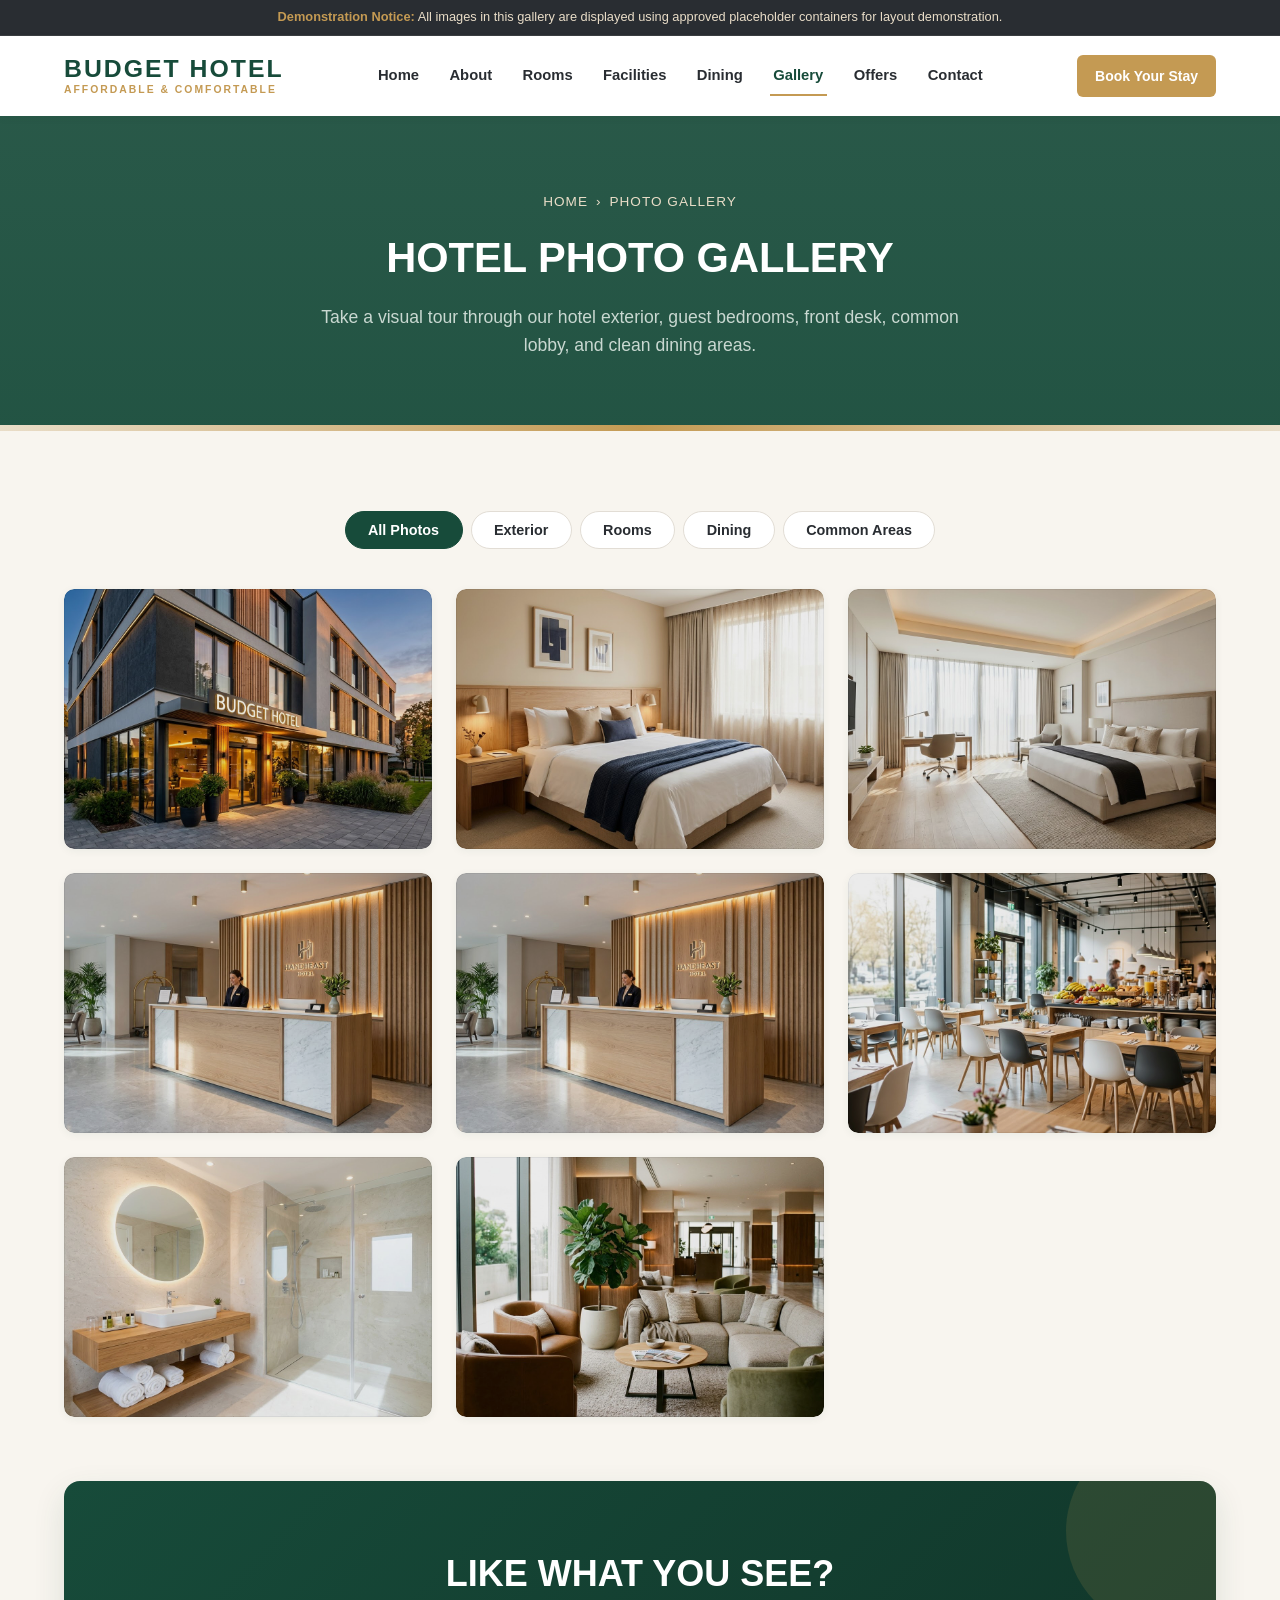
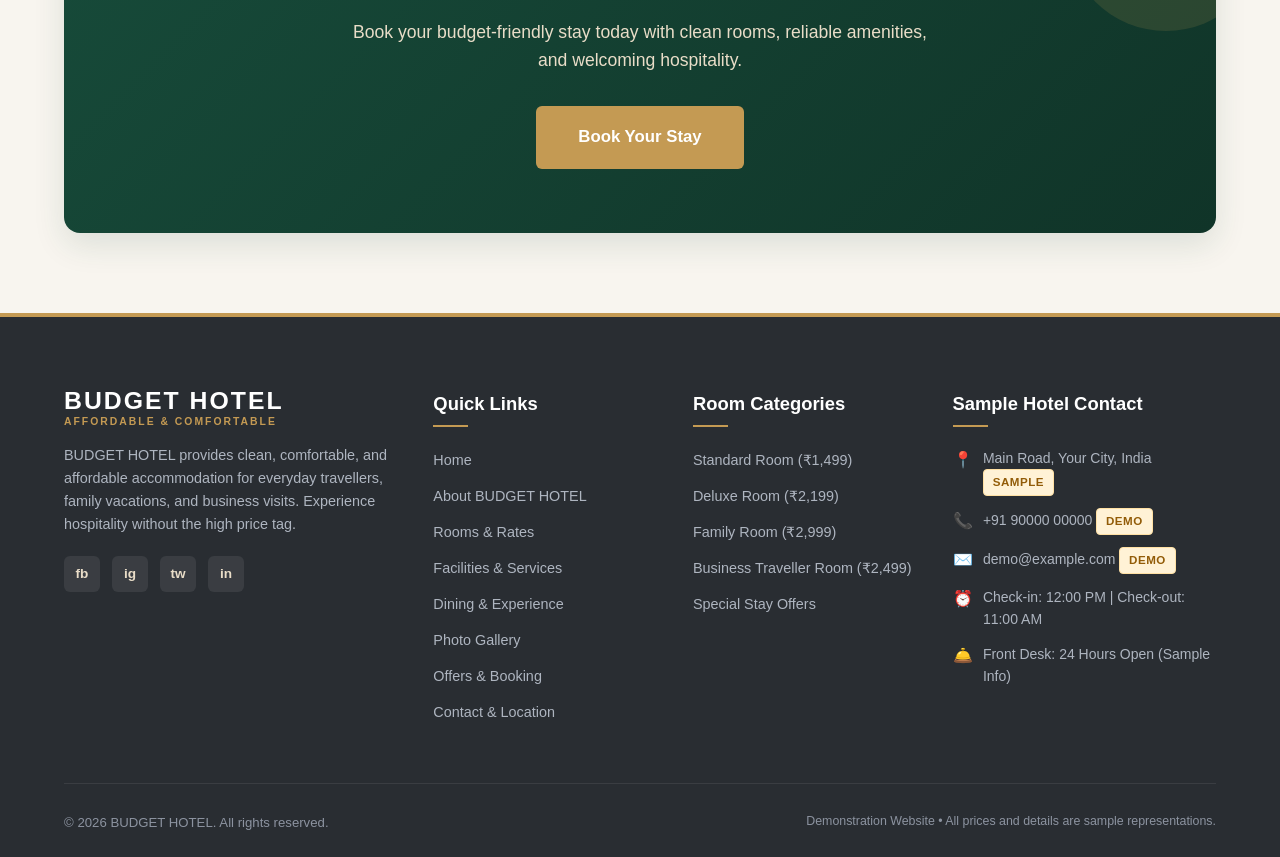
<file: gallery.html>
<!DOCTYPE html>
<html lang="en">
<head>
  <meta charset="UTF-8">
  <meta name="viewport" content="width=device-width, initial-scale=1.0">
  <title>Photo Gallery | BUDGET HOTEL - Visual Tour of Rooms & Spaces</title>
  <meta name="description" content="Explore photos of BUDGET HOTEL: exterior, standard rooms, deluxe rooms, family rooms, reception, dining area, attached bathrooms, and lobby lounge.">
  <link rel="stylesheet" href="css/style.css">
</head>
<body>

  <!-- Demo Notice Banner -->
  <aside class="demo-notice-bar" aria-label="Demonstration Notice">
    <span>Demonstration Notice:</span> All images in this gallery are displayed using approved placeholder containers for layout demonstration.
  </aside>

  <!-- Global Header & Navigation -->
  <header class="site-header" role="banner">
    <div class="container header-container">
      <a href="index.html" class="brand-logo" aria-label="BUDGET HOTEL Home">
        <span class="brand-logo-text">BUDGET HOTEL</span>
        <span class="brand-logo-sub">Affordable &amp; Comfortable</span>
      </a>

      <button class="mobile-toggle" id="mobileToggle" aria-label="Toggle navigation menu" aria-expanded="false">
        <span></span>
        <span></span>
        <span></span>
      </button>

      <nav class="nav-menu" id="navMenu" role="navigation" aria-label="Primary Navigation">
        <a href="index.html" class="nav-link">Home</a>
        <a href="about.html" class="nav-link">About</a>
        <a href="rooms.html" class="nav-link">Rooms</a>
        <a href="facilities.html" class="nav-link">Facilities</a>
        <a href="dining.html" class="nav-link">Dining</a>
        <a href="gallery.html" class="nav-link active">Gallery</a>
        <a href="offers-booking.html" class="nav-link">Offers</a>
        <a href="contact.html" class="nav-link">Contact</a>
      </nav>

      <div class="header-cta">
        <a href="offers-booking.html" class="btn btn-accent btn-sm">Book Your Stay</a>
      </div>
    </div>
  </header>

  <main id="main-content">

    <!-- Page Banner -->
    <section class="page-banner" aria-label="Gallery Banner">
      <div class="container">
        <div class="banner-breadcrumb">
          <a href="index.html">Home</a> &rsaquo; <span>Photo Gallery</span>
        </div>
        <h1 class="banner-title">HOTEL PHOTO GALLERY</h1>
        <p class="banner-subtitle">
          Take a visual tour through our hotel exterior, guest bedrooms, front desk, common lobby, and clean dining areas.
        </p>
      </div>
    </section>

    <!-- Gallery Section -->
    <section class="section-padding bg-cream">
      <div class="container">

        <!-- Category Filters -->
        <div class="filter-tabs">
          <button class="filter-btn gallery-filter-btn active" data-category="all">All Photos</button>
          <button class="filter-btn gallery-filter-btn" data-category="exterior">Exterior</button>
          <button class="filter-btn gallery-filter-btn" data-category="rooms">Rooms</button>
          <button class="filter-btn gallery-filter-btn" data-category="dining">Dining</button>
          <button class="filter-btn gallery-filter-btn" data-category="common">Common Areas</button>
        </div>

        <!-- Gallery Grid (Strictly reusing approved 8 placeholders) -->
        <div class="gallery-grid">

          <!-- 1. budget-hotel-hero (Exterior) -->
          <div class="gallery-item filterable-gallery-item" 
               data-category="exterior" 
               data-title="Hotel Exterior & Entrance"
               data-caption="Welcoming exterior facade of BUDGET HOTEL featuring clean architecture, clear signage, and approachable entrance."
               data-placeholder-class="budget-hotel-hero">
            <div class="image-placeholder budget-hotel-hero placeholder-16-9">
              <div class="placeholder-content">
                <span class="placeholder-icon">🏨</span>
                <span class="placeholder-title">Hotel Exterior</span>
                <span class="placeholder-sub">Modern Welcoming Facade</span>
              </div>
            </div>
            <div class="gallery-overlay-btn">
              <span style="font-size: 1.5rem;">🔍</span>
              <span class="view-text">Click to Preview</span>
            </div>
          </div>

          <!-- 2. budget-hotel-standard-room (Rooms) -->
          <div class="gallery-item filterable-gallery-item" 
               data-category="rooms" 
               data-title="Standard Room"
               data-caption="Clean and comfortable standard hotel room arranged with neat fresh linens, cozy lighting, and functional layout."
               data-placeholder-class="budget-hotel-standard-room">
            <div class="image-placeholder budget-hotel-standard-room placeholder-16-9">
              <div class="placeholder-content">
                <span class="placeholder-icon">🛏️</span>
                <span class="placeholder-title">Standard Room</span>
                <span class="placeholder-sub">Comfortable Restful Bedding</span>
              </div>
            </div>
            <div class="gallery-overlay-btn">
              <span style="font-size: 1.5rem;">🔍</span>
              <span class="view-text">Click to Preview</span>
            </div>
          </div>

          <!-- 3. budget-hotel-deluxe-room (Rooms) -->
          <div class="gallery-item filterable-gallery-item" 
               data-category="rooms" 
               data-title="Deluxe Room"
               data-caption="Spacious deluxe room featuring warm interior decor, split air conditioning, dedicated work table, and queen bed."
               data-placeholder-class="budget-hotel-deluxe-room">
            <div class="image-placeholder budget-hotel-deluxe-room placeholder-16-9">
              <div class="placeholder-content">
                <span class="placeholder-icon">✨</span>
                <span class="placeholder-title">Deluxe Room</span>
                <span class="placeholder-sub">Spacious AC Interior</span>
              </div>
            </div>
            <div class="gallery-overlay-btn">
              <span style="font-size: 1.5rem;">🔍</span>
              <span class="view-text">Click to Preview</span>
            </div>
          </div>

          <!-- 4. budget-hotel-family-room (Rooms) -->
          <div class="gallery-item filterable-gallery-item" 
               data-category="rooms" 
               data-title="Family Room"
               data-caption="Generously sized family room with multiple beds, plenty of luggage space, and air-conditioned family relaxation."
               data-placeholder-class="budget-hotel-family-room">
            <div class="image-placeholder budget-hotel-family-room placeholder-16-9">
              <div class="placeholder-content">
                <span class="placeholder-icon">👨‍👩‍👧‍👦</span>
                <span class="placeholder-title">Family Room</span>
                <span class="placeholder-sub">Spacious Multiple Beds</span>
              </div>
            </div>
            <div class="gallery-overlay-btn">
              <span style="font-size: 1.5rem;">🔍</span>
              <span class="view-text">Click to Preview</span>
            </div>
          </div>

          <!-- 5. budget-hotel-reception (Common Areas) -->
          <div class="gallery-item filterable-gallery-item" 
               data-category="common" 
               data-title="Hotel Reception Area"
               data-caption="Professional 24-hour reception desk where guests are greeted warmly and checked in promptly."
               data-placeholder-class="budget-hotel-reception">
            <div class="image-placeholder budget-hotel-reception placeholder-16-9">
              <div class="placeholder-content">
                <span class="placeholder-icon">🛎️</span>
                <span class="placeholder-title">Reception Area</span>
                <span class="placeholder-sub">24/7 Front Desk Counter</span>
              </div>
            </div>
            <div class="gallery-overlay-btn">
              <span style="font-size: 1.5rem;">🔍</span>
              <span class="view-text">Click to Preview</span>
            </div>
          </div>

          <!-- 6. budget-hotel-dining (Dining) -->
          <div class="gallery-item filterable-gallery-item" 
               data-category="dining" 
               data-title="Hotel Dining Hall"
               data-caption="Neat and well-lit dining space arranged with comfortable tables, offering breakfast, thali meals, and tea."
               data-placeholder-class="budget-hotel-dining">
            <div class="image-placeholder budget-hotel-dining placeholder-16-9">
              <div class="placeholder-content">
                <span class="placeholder-icon">🍽️</span>
                <span class="placeholder-title">Dining Area</span>
                <span class="placeholder-sub">Clean Tables &amp; Fresh Food</span>
              </div>
            </div>
            <div class="gallery-overlay-btn">
              <span style="font-size: 1.5rem;">🔍</span>
              <span class="view-text">Click to Preview</span>
            </div>
          </div>

          <!-- 7. budget-hotel-bathroom (Rooms / Interior) -->
          <div class="gallery-item filterable-gallery-item" 
               data-category="rooms" 
               data-title="Clean Attached Bathroom"
               data-caption="Modern attached bathroom with sanitary fittings, tiled shower, mirror, and reliable hot water supply."
               data-placeholder-class="budget-hotel-bathroom">
            <div class="image-placeholder budget-hotel-bathroom placeholder-16-9">
              <div class="placeholder-content">
                <span class="placeholder-icon">🚿</span>
                <span class="placeholder-title">Modern Bathroom</span>
                <span class="placeholder-sub">Hygienic Fixtures &amp; Hot Water</span>
              </div>
            </div>
            <div class="gallery-overlay-btn">
              <span style="font-size: 1.5rem;">🔍</span>
              <span class="view-text">Click to Preview</span>
            </div>
          </div>

          <!-- 8. budget-hotel-lobby (Common Areas) -->
          <div class="gallery-item filterable-gallery-item" 
               data-category="common" 
               data-title="Hotel Lobby & Waiting Lounge"
               data-caption="Comfortable guest seating area adjacent to the front desk, ideal for meeting visitors or awaiting transport."
               data-placeholder-class="budget-hotel-lobby">
            <div class="image-placeholder budget-hotel-lobby placeholder-16-9">
              <div class="placeholder-content">
                <span class="placeholder-icon">🛋️</span>
                <span class="placeholder-title">Lobby Lounge</span>
                <span class="placeholder-sub">Relaxing Guest Waiting Area</span>
              </div>
            </div>
            <div class="gallery-overlay-btn">
              <span style="font-size: 1.5rem;">🔍</span>
              <span class="view-text">Click to Preview</span>
            </div>
          </div>

        </div>

        <div class="cta-banner" style="margin-top: 4rem;">
          <h2 class="cta-headline">LIKE WHAT YOU SEE?</h2>
          <p class="cta-subtext">Book your budget-friendly stay today with clean rooms, reliable amenities, and welcoming hospitality.</p>
          <a href="offers-booking.html" class="btn btn-accent" style="padding: 1rem 2.5rem; font-size: 1.05rem;">Book Your Stay</a>
        </div>

      </div>
    </section>

  </main>

  <!-- Lightbox Modal Component (Pure Vanilla JS Interaction) -->
  <div class="lightbox-modal" id="galleryLightbox" role="dialog" aria-modal="true" aria-label="Photo Preview Lightbox">
    <div class="lightbox-content">
      <button class="lightbox-close" id="lightboxClose" aria-label="Close Lightbox">&times;</button>
      <div id="lightboxImgHolder" class="image-placeholder budget-hotel-hero placeholder-16-9">
        <!-- Injected via Vanilla JS -->
      </div>
      <div class="lightbox-body">
        <h3 class="lightbox-title" id="lightboxTitle">Image Title</h3>
        <p class="lightbox-caption" id="lightboxCaption">Demonstration image description will appear here.</p>
      </div>
    </div>
  </div>

  <!-- Global Footer -->
  <footer class="site-footer" role="contentinfo">
    <div class="container">
      <div class="footer-grid">
        <div class="footer-col">
          <div class="brand-logo" style="margin-bottom: 1rem;">
            <span class="brand-logo-text" style="color:var(--white);">BUDGET HOTEL</span>
            <span class="brand-logo-sub">Affordable &amp; Comfortable</span>
          </div>
          <p class="footer-desc">
            BUDGET HOTEL provides clean, comfortable, and affordable accommodation for everyday travellers, family vacations, and business visits. Experience hospitality without the high price tag.
          </p>
          <div class="social-links">
            <a href="#" class="social-icon" aria-label="Social link Facebook">fb</a>
            <a href="#" class="social-icon" aria-label="Social link Instagram">ig</a>
            <a href="#" class="social-icon" aria-label="Social link Twitter">tw</a>
            <a href="#" class="social-icon" aria-label="Social link LinkedIn">in</a>
          </div>
        </div>

        <div class="footer-col">
          <h4>Quick Links</h4>
          <ul class="footer-links">
            <li><a href="index.html">Home</a></li>
            <li><a href="about.html">About BUDGET HOTEL</a></li>
            <li><a href="rooms.html">Rooms &amp; Rates</a></li>
            <li><a href="facilities.html">Facilities &amp; Services</a></li>
            <li><a href="dining.html">Dining &amp; Experience</a></li>
            <li><a href="gallery.html">Photo Gallery</a></li>
            <li><a href="offers-booking.html">Offers &amp; Booking</a></li>
            <li><a href="contact.html">Contact &amp; Location</a></li>
          </ul>
        </div>

        <div class="footer-col">
          <h4>Room Categories</h4>
          <ul class="footer-links">
            <li><a href="rooms.html">Standard Room (₹1,499)</a></li>
            <li><a href="rooms.html">Deluxe Room (₹2,199)</a></li>
            <li><a href="rooms.html">Family Room (₹2,999)</a></li>
            <li><a href="rooms.html">Business Traveller Room (₹2,499)</a></li>
            <li><a href="offers-booking.html">Special Stay Offers</a></li>
          </ul>
        </div>

        <div class="footer-col">
          <h4>Sample Hotel Contact</h4>
          <div class="footer-contact-item">
            <span class="icon">📍</span>
            <span>Main Road, Your City, India <span class="demo-tag">Sample</span></span>
          </div>
          <div class="footer-contact-item">
            <span class="icon">📞</span>
            <span>+91 90000 00000 <span class="demo-tag">Demo</span></span>
          </div>
          <div class="footer-contact-item">
            <span class="icon">✉️</span>
            <span>demo@example.com <span class="demo-tag">Demo</span></span>
          </div>
          <div class="footer-contact-item">
            <span class="icon">⏰</span>
            <span>Check-in: 12:00 PM | Check-out: 11:00 AM</span>
          </div>
          <div class="footer-contact-item">
            <span class="icon">🛎️</span>
            <span>Front Desk: 24 Hours Open (Sample Info)</span>
          </div>
        </div>
      </div>

      <div class="footer-bottom">
        <div>
          &copy; <span id="current-year"></span> BUDGET HOTEL. All rights reserved.
        </div>
        <div class="footer-bottom-notice">
          Demonstration Website • All prices and details are sample representations.
        </div>
      </div>
    </div>
  </footer>

  <button class="scroll-top-btn" id="scrollTopBtn" aria-label="Scroll back to top">↑</button>
  <script src="js/script.js"></script>
</body>
</html>
</file>
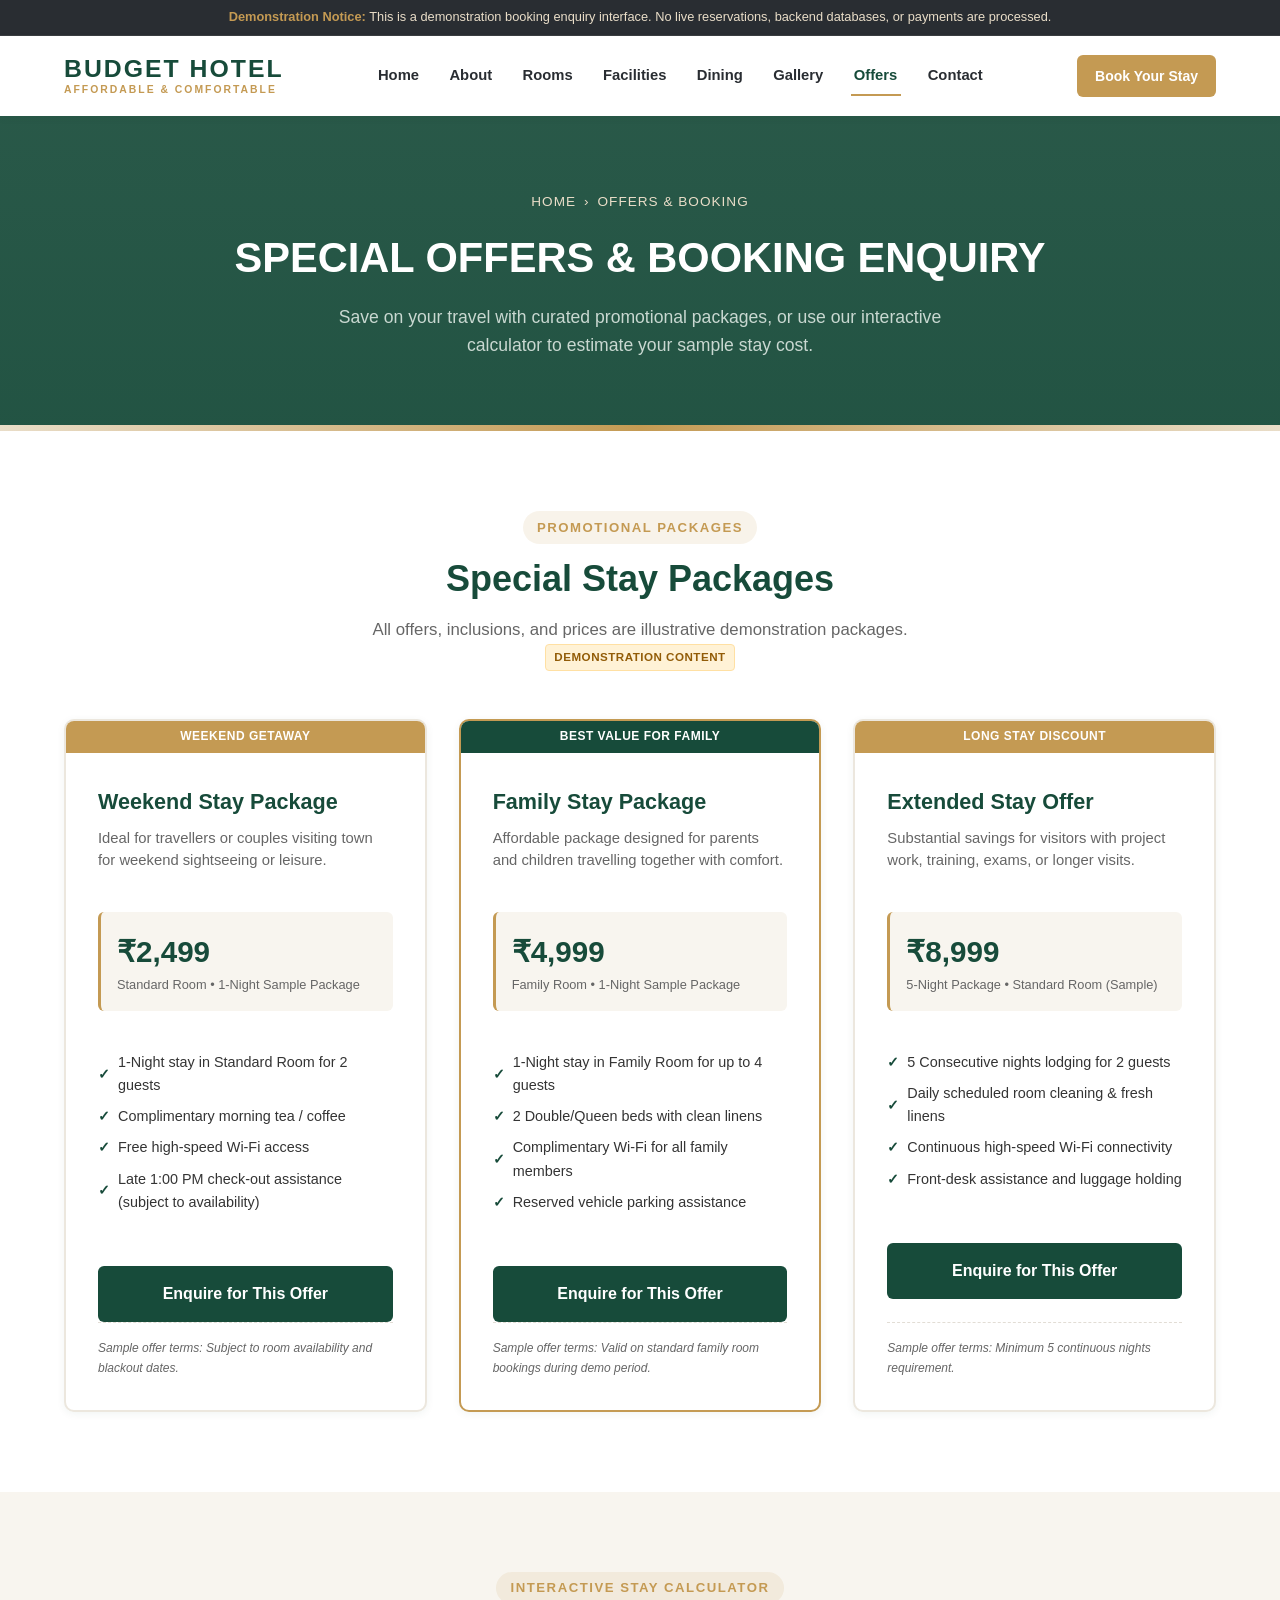
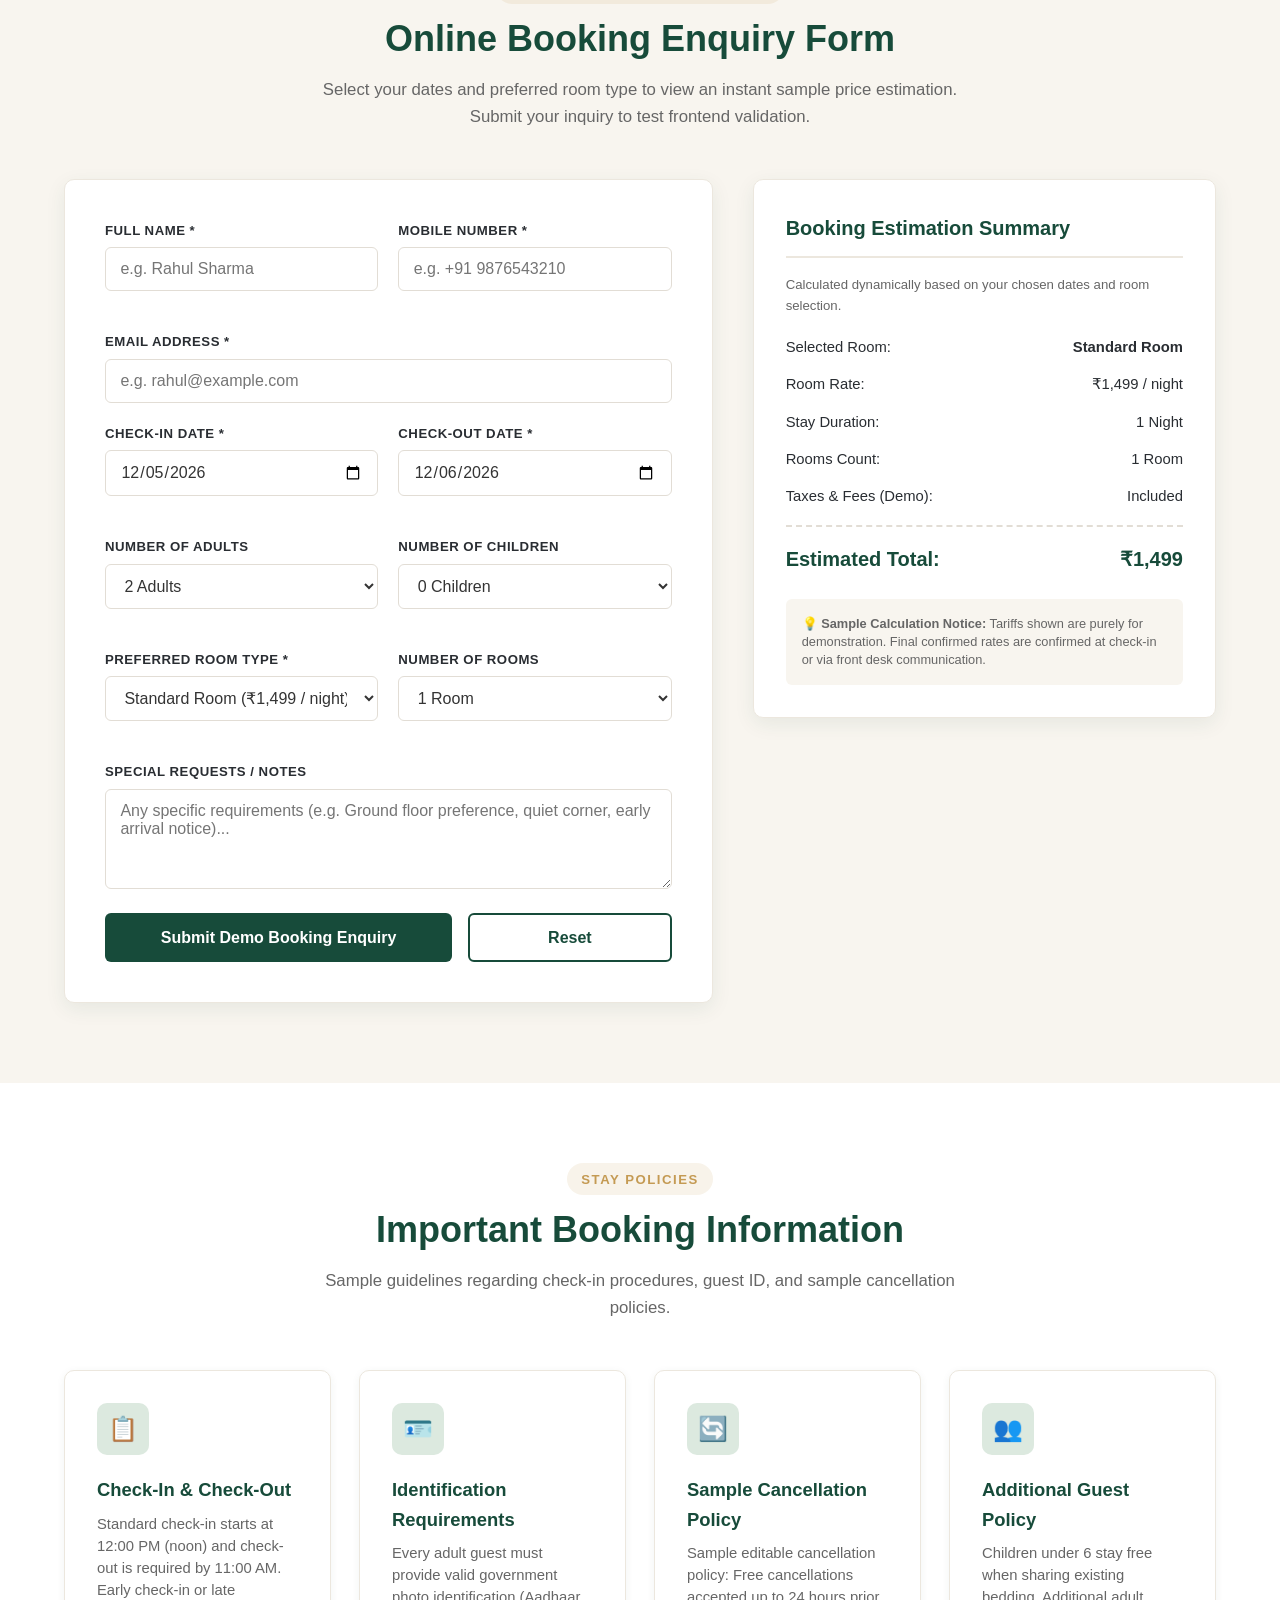
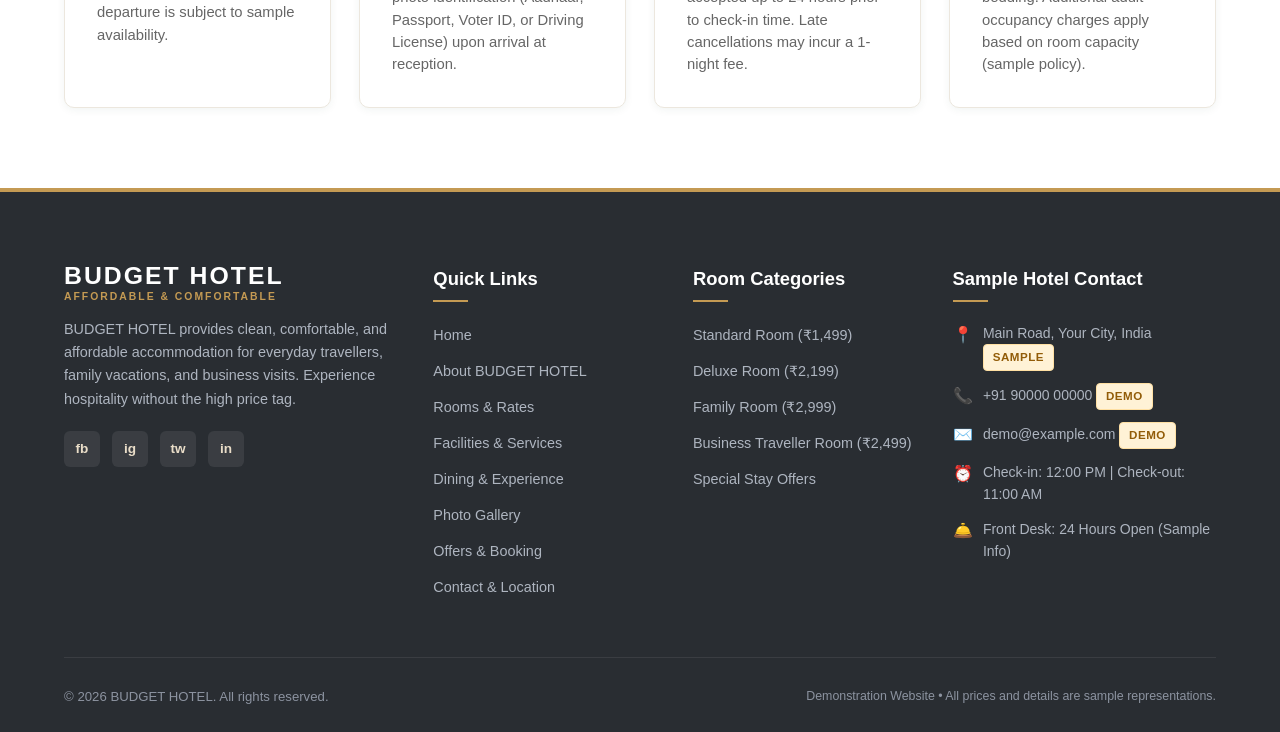
<file: offers-booking.html>
<!DOCTYPE html>
<html lang="en">
<head>
  <meta charset="UTF-8">
  <meta name="viewport" content="width=device-width, initial-scale=1.0">
  <title>Special Offers & Booking Enquiry | BUDGET HOTEL</title>
  <meta name="description" content="Explore special stay packages and submit an instant demo booking enquiry with dynamic night calculation and price estimation for BUDGET HOTEL.">
  <link rel="stylesheet" href="css/style.css">
</head>
<body>

  <!-- Demo Notice Banner -->
  <aside class="demo-notice-bar" aria-label="Demonstration Notice">
    <span>Demonstration Notice:</span> This is a demonstration booking enquiry interface. No live reservations, backend databases, or payments are processed.
  </aside>

  <!-- Global Header & Navigation -->
  <header class="site-header" role="banner">
    <div class="container header-container">
      <a href="index.html" class="brand-logo" aria-label="BUDGET HOTEL Home">
        <span class="brand-logo-text">BUDGET HOTEL</span>
        <span class="brand-logo-sub">Affordable &amp; Comfortable</span>
      </a>

      <button class="mobile-toggle" id="mobileToggle" aria-label="Toggle navigation menu" aria-expanded="false">
        <span></span>
        <span></span>
        <span></span>
      </button>

      <nav class="nav-menu" id="navMenu" role="navigation" aria-label="Primary Navigation">
        <a href="index.html" class="nav-link">Home</a>
        <a href="about.html" class="nav-link">About</a>
        <a href="rooms.html" class="nav-link">Rooms</a>
        <a href="facilities.html" class="nav-link">Facilities</a>
        <a href="dining.html" class="nav-link">Dining</a>
        <a href="gallery.html" class="nav-link">Gallery</a>
        <a href="offers-booking.html" class="nav-link active">Offers</a>
        <a href="contact.html" class="nav-link">Contact</a>
      </nav>

      <div class="header-cta">
        <a href="#enquiry-form" class="btn btn-accent btn-sm">Book Your Stay</a>
      </div>
    </div>
  </header>

  <main id="main-content">

    <!-- Page Banner -->
    <section class="page-banner" aria-label="Offers and Booking Banner">
      <div class="container">
        <div class="banner-breadcrumb">
          <a href="index.html">Home</a> &rsaquo; <span>Offers &amp; Booking</span>
        </div>
        <h1 class="banner-title">SPECIAL OFFERS &amp; BOOKING ENQUIRY</h1>
        <p class="banner-subtitle">
          Save on your travel with curated promotional packages, or use our interactive calculator to estimate your sample stay cost.
        </p>
      </div>
    </section>

    <!-- Section A: Sample Offers -->
    <section class="section-padding bg-white">
      <div class="container">
        <div class="section-header text-center">
          <span class="section-tagline">Promotional Packages</span>
          <h2 class="section-title">Special Stay Packages</h2>
          <p class="section-desc">
            All offers, inclusions, and prices are illustrative demonstration packages. <span class="demo-tag">Demonstration Content</span>
          </p>
        </div>

        <div class="offers-grid">
          
          <!-- Offer 1 -->
          <div class="offer-card">
            <div class="offer-badge">Weekend Getaway</div>
            <div class="offer-body">
              <h3 class="offer-title">Weekend Stay Package</h3>
              <p class="room-desc">Ideal for travellers or couples visiting town for weekend sightseeing or leisure.</p>
              <div class="offer-price-box">
                <span class="offer-price">₹2,499</span>
                <div style="font-size:0.8rem; color:var(--text-muted);">Standard Room • 1-Night Sample Package</div>
              </div>
              <ul class="offer-inclusions">
                <li><span class="check">✓</span> 1-Night stay in Standard Room for 2 guests</li>
                <li><span class="check">✓</span> Complimentary morning tea / coffee</li>
                <li><span class="check">✓</span> Free high-speed Wi-Fi access</li>
                <li><span class="check">✓</span> Late 1:00 PM check-out assistance (subject to availability)</li>
              </ul>
              <div style="margin-top: 1.5rem;">
                <a href="#enquiry-form" class="btn btn-primary btn-block">Enquire for This Offer</a>
              </div>
              <div class="offer-terms">Sample offer terms: Subject to room availability and blackout dates.</div>
            </div>
          </div>

          <!-- Offer 2 -->
          <div class="offer-card featured">
            <div class="offer-badge" style="background:var(--primary);">Best Value For Family</div>
            <div class="offer-body">
              <h3 class="offer-title">Family Stay Package</h3>
              <p class="room-desc">Affordable package designed for parents and children travelling together with comfort.</p>
              <div class="offer-price-box">
                <span class="offer-price">₹4,999</span>
                <div style="font-size:0.8rem; color:var(--text-muted);">Family Room • 1-Night Sample Package</div>
              </div>
              <ul class="offer-inclusions">
                <li><span class="check">✓</span> 1-Night stay in Family Room for up to 4 guests</li>
                <li><span class="check">✓</span> 2 Double/Queen beds with clean linens</li>
                <li><span class="check">✓</span> Complimentary Wi-Fi for all family members</li>
                <li><span class="check">✓</span> Reserved vehicle parking assistance</li>
              </ul>
              <div style="margin-top: 1.5rem;">
                <a href="#enquiry-form" class="btn btn-primary btn-block">Enquire for This Offer</a>
              </div>
              <div class="offer-terms">Sample offer terms: Valid on standard family room bookings during demo period.</div>
            </div>
          </div>

          <!-- Offer 3 -->
          <div class="offer-card">
            <div class="offer-badge">Long Stay Discount</div>
            <div class="offer-body">
              <h3 class="offer-title">Extended Stay Offer</h3>
              <p class="room-desc">Substantial savings for visitors with project work, training, exams, or longer visits.</p>
              <div class="offer-price-box">
                <span class="offer-price">₹8,999</span>
                <div style="font-size:0.8rem; color:var(--text-muted);">5-Night Package • Standard Room (Sample)</div>
              </div>
              <ul class="offer-inclusions">
                <li><span class="check">✓</span> 5 Consecutive nights lodging for 2 guests</li>
                <li><span class="check">✓</span> Daily scheduled room cleaning &amp; fresh linens</li>
                <li><span class="check">✓</span> Continuous high-speed Wi-Fi connectivity</li>
                <li><span class="check">✓</span> Front-desk assistance and luggage holding</li>
              </ul>
              <div style="margin-top: 1.5rem;">
                <a href="#enquiry-form" class="btn btn-primary btn-block">Enquire for This Offer</a>
              </div>
              <div class="offer-terms">Sample offer terms: Minimum 5 continuous nights requirement.</div>
            </div>
          </div>

        </div>
      </div>
    </section>

    <!-- Section B & D: Interactive Booking Enquiry Form & Calculation -->
    <section class="section-padding bg-cream" id="enquiry-form">
      <div class="container">
        <div class="section-header text-center">
          <span class="section-tagline">Interactive Stay Calculator</span>
          <h2 class="section-title">Online Booking Enquiry Form</h2>
          <p class="section-desc">
            Select your dates and preferred room type to view an instant sample price estimation. Submit your inquiry to test frontend validation.
          </p>
        </div>

        <div class="booking-page-layout">
          
          <!-- Form Card -->
          <div class="form-card">
            <form id="bookingEnquiryForm" novalidate>
              
              <div class="form-row">
                <div class="form-group">
                  <label for="bookingName">Full Name *</label>
                  <input type="text" id="bookingName" class="form-control" placeholder="e.g. Rahul Sharma" required>
                </div>
                <div class="form-group">
                  <label for="bookingMobile">Mobile Number *</label>
                  <input type="tel" id="bookingMobile" class="form-control" placeholder="e.g. +91 9876543210" required>
                </div>
              </div>

              <div class="form-group">
                <label for="bookingEmail">Email Address *</label>
                <input type="email" id="bookingEmail" class="form-control" placeholder="e.g. rahul@example.com" required>
              </div>

              <div class="form-row">
                <div class="form-group">
                  <label for="checkinDate">Check-in Date *</label>
                  <input type="date" id="checkinDate" class="form-control" required>
                </div>
                <div class="form-group">
                  <label for="checkoutDate">Check-out Date *</label>
                  <input type="date" id="checkoutDate" class="form-control" required>
                </div>
              </div>

              <div class="form-row">
                <div class="form-group">
                  <label for="bookingAdults">Number of Adults</label>
                  <select id="bookingAdults" class="form-control">
                    <option value="1">1 Adult</option>
                    <option value="2" selected>2 Adults</option>
                    <option value="3">3 Adults</option>
                    <option value="4">4 Adults</option>
                  </select>
                </div>
                <div class="form-group">
                  <label for="bookingChildren">Number of Children</label>
                  <select id="bookingChildren" class="form-control">
                    <option value="0" selected>0 Children</option>
                    <option value="1">1 Child</option>
                    <option value="2">2 Children</option>
                    <option value="3">3 Children</option>
                  </select>
                </div>
              </div>

              <div class="form-row">
                <div class="form-group">
                  <label for="roomTypeSelect">Preferred Room Type *</label>
                  <select id="roomTypeSelect" class="form-control">
                    <option value="standard" selected>Standard Room (₹1,499 / night)</option>
                    <option value="deluxe">Deluxe Room (₹2,199 / night)</option>
                    <option value="family">Family Room (₹2,999 / night)</option>
                    <option value="business">Business Traveller Room (₹2,499 / night)</option>
                  </select>
                </div>
                <div class="form-group">
                  <label for="numRoomsSelect">Number of Rooms</label>
                  <select id="numRoomsSelect" class="form-control">
                    <option value="1" selected>1 Room</option>
                    <option value="2">2 Rooms</option>
                    <option value="3">3 Rooms</option>
                  </select>
                </div>
              </div>

              <div class="form-group">
                <label for="bookingRequests">Special Requests / Notes</label>
                <textarea id="bookingRequests" class="form-control" placeholder="Any specific requirements (e.g. Ground floor preference, quiet corner, early arrival notice)..."></textarea>
              </div>

              <div style="display:flex; gap:1rem; margin-top:1.5rem;">
                <button type="submit" class="btn btn-primary" style="flex:2;">Submit Demo Booking Enquiry</button>
                <button type="reset" class="btn btn-outline" style="flex:1;">Reset</button>
              </div>

              <!-- Required Exact Confirmation Alert -->
              <div id="bookingSuccessAlert" class="demo-confirmation-alert" role="alert">
                <strong>Enquiry Received (Demonstration Only)</strong>
                This is a demonstration booking enquiry. Your reservation has not been confirmed or sent.
              </div>

            </form>
          </div>

          <!-- Summary Card (Dynamic JS Calculation) -->
          <div class="summary-card">
            <h3 class="summary-title">Booking Estimation Summary</h3>
            <p style="font-size:0.825rem; color:var(--text-muted); margin-bottom:1.25rem;">
              Calculated dynamically based on your chosen dates and room selection.
            </p>

            <div class="summary-row">
              <span>Selected Room:</span>
              <strong id="summaryRoomType">Standard Room</strong>
            </div>
            <div class="summary-row">
              <span>Room Rate:</span>
              <span id="summaryRate">₹1,499 / night</span>
            </div>
            <div class="summary-row">
              <span>Stay Duration:</span>
              <span id="summaryNights">1 Night</span>
            </div>
            <div class="summary-row">
              <span>Rooms Count:</span>
              <span id="summaryRooms">1 Room</span>
            </div>
            <div class="summary-row">
              <span>Taxes &amp; Fees (Demo):</span>
              <span>Included</span>
            </div>
            
            <div class="summary-row total">
              <span>Estimated Total:</span>
              <span id="summaryTotal">₹1,499</span>
            </div>

            <div style="margin-top:1.5rem; padding: 1rem; background: var(--light-bg); border-radius: var(--radius-sm); font-size: 0.8rem; color: var(--text-muted); line-height: 1.4;">
              💡 <strong>Sample Calculation Notice:</strong> Tariffs shown are purely for demonstration. Final confirmed rates are confirmed at check-in or via front desk communication.
            </div>
          </div>

        </div>
      </div>
    </section>

    <!-- Section C: Booking Information & Guidelines -->
    <section class="section-padding bg-white">
      <div class="container">
        <div class="section-header text-center">
          <span class="section-tagline">Stay Policies</span>
          <h2 class="section-title">Important Booking Information</h2>
          <p class="section-desc">Sample guidelines regarding check-in procedures, guest ID, and sample cancellation policies.</p>
        </div>

        <div class="features-grid">
          <div class="feature-box">
            <div class="feature-icon-wrap">📋</div>
            <h4>Check-In &amp; Check-Out</h4>
            <p>Standard check-in starts at 12:00 PM (noon) and check-out is required by 11:00 AM. Early check-in or late departure is subject to sample availability.</p>
          </div>
          <div class="feature-box">
            <div class="feature-icon-wrap">🪪</div>
            <h4>Identification Requirements</h4>
            <p>Every adult guest must provide valid government photo identification (Aadhaar, Passport, Voter ID, or Driving License) upon arrival at reception.</p>
          </div>
          <div class="feature-box">
            <div class="feature-icon-wrap">🔄</div>
            <h4>Sample Cancellation Policy</h4>
            <p>Sample editable cancellation policy: Free cancellations accepted up to 24 hours prior to check-in time. Late cancellations may incur a 1-night fee.</p>
          </div>
          <div class="feature-box">
            <div class="feature-icon-wrap">👥</div>
            <h4>Additional Guest Policy</h4>
            <p>Children under 6 stay free when sharing existing bedding. Additional adult occupancy charges apply based on room capacity (sample policy).</p>
          </div>
        </div>
      </div>
    </section>

  </main>

  <!-- Global Footer -->
  <footer class="site-footer" role="contentinfo">
    <div class="container">
      <div class="footer-grid">
        <div class="footer-col">
          <div class="brand-logo" style="margin-bottom: 1rem;">
            <span class="brand-logo-text" style="color:var(--white);">BUDGET HOTEL</span>
            <span class="brand-logo-sub">Affordable &amp; Comfortable</span>
          </div>
          <p class="footer-desc">
            BUDGET HOTEL provides clean, comfortable, and affordable accommodation for everyday travellers, family vacations, and business visits. Experience hospitality without the high price tag.
          </p>
          <div class="social-links">
            <a href="#" class="social-icon" aria-label="Social link Facebook">fb</a>
            <a href="#" class="social-icon" aria-label="Social link Instagram">ig</a>
            <a href="#" class="social-icon" aria-label="Social link Twitter">tw</a>
            <a href="#" class="social-icon" aria-label="Social link LinkedIn">in</a>
          </div>
        </div>

        <div class="footer-col">
          <h4>Quick Links</h4>
          <ul class="footer-links">
            <li><a href="index.html">Home</a></li>
            <li><a href="about.html">About BUDGET HOTEL</a></li>
            <li><a href="rooms.html">Rooms &amp; Rates</a></li>
            <li><a href="facilities.html">Facilities &amp; Services</a></li>
            <li><a href="dining.html">Dining &amp; Experience</a></li>
            <li><a href="gallery.html">Photo Gallery</a></li>
            <li><a href="offers-booking.html">Offers &amp; Booking</a></li>
            <li><a href="contact.html">Contact &amp; Location</a></li>
          </ul>
        </div>

        <div class="footer-col">
          <h4>Room Categories</h4>
          <ul class="footer-links">
            <li><a href="rooms.html">Standard Room (₹1,499)</a></li>
            <li><a href="rooms.html">Deluxe Room (₹2,199)</a></li>
            <li><a href="rooms.html">Family Room (₹2,999)</a></li>
            <li><a href="rooms.html">Business Traveller Room (₹2,499)</a></li>
            <li><a href="offers-booking.html">Special Stay Offers</a></li>
          </ul>
        </div>

        <div class="footer-col">
          <h4>Sample Hotel Contact</h4>
          <div class="footer-contact-item">
            <span class="icon">📍</span>
            <span>Main Road, Your City, India <span class="demo-tag">Sample</span></span>
          </div>
          <div class="footer-contact-item">
            <span class="icon">📞</span>
            <span>+91 90000 00000 <span class="demo-tag">Demo</span></span>
          </div>
          <div class="footer-contact-item">
            <span class="icon">✉️</span>
            <span>demo@example.com <span class="demo-tag">Demo</span></span>
          </div>
          <div class="footer-contact-item">
            <span class="icon">⏰</span>
            <span>Check-in: 12:00 PM | Check-out: 11:00 AM</span>
          </div>
          <div class="footer-contact-item">
            <span class="icon">🛎️</span>
            <span>Front Desk: 24 Hours Open (Sample Info)</span>
          </div>
        </div>
      </div>

      <div class="footer-bottom">
        <div>
          &copy; <span id="current-year"></span> BUDGET HOTEL. All rights reserved.
        </div>
        <div class="footer-bottom-notice">
          Demonstration Website • All prices and details are sample representations.
        </div>
      </div>
    </div>
  </footer>

  <button class="scroll-top-btn" id="scrollTopBtn" aria-label="Scroll back to top">↑</button>
  <script src="js/script.js"></script>
</body>
</html>
</file>
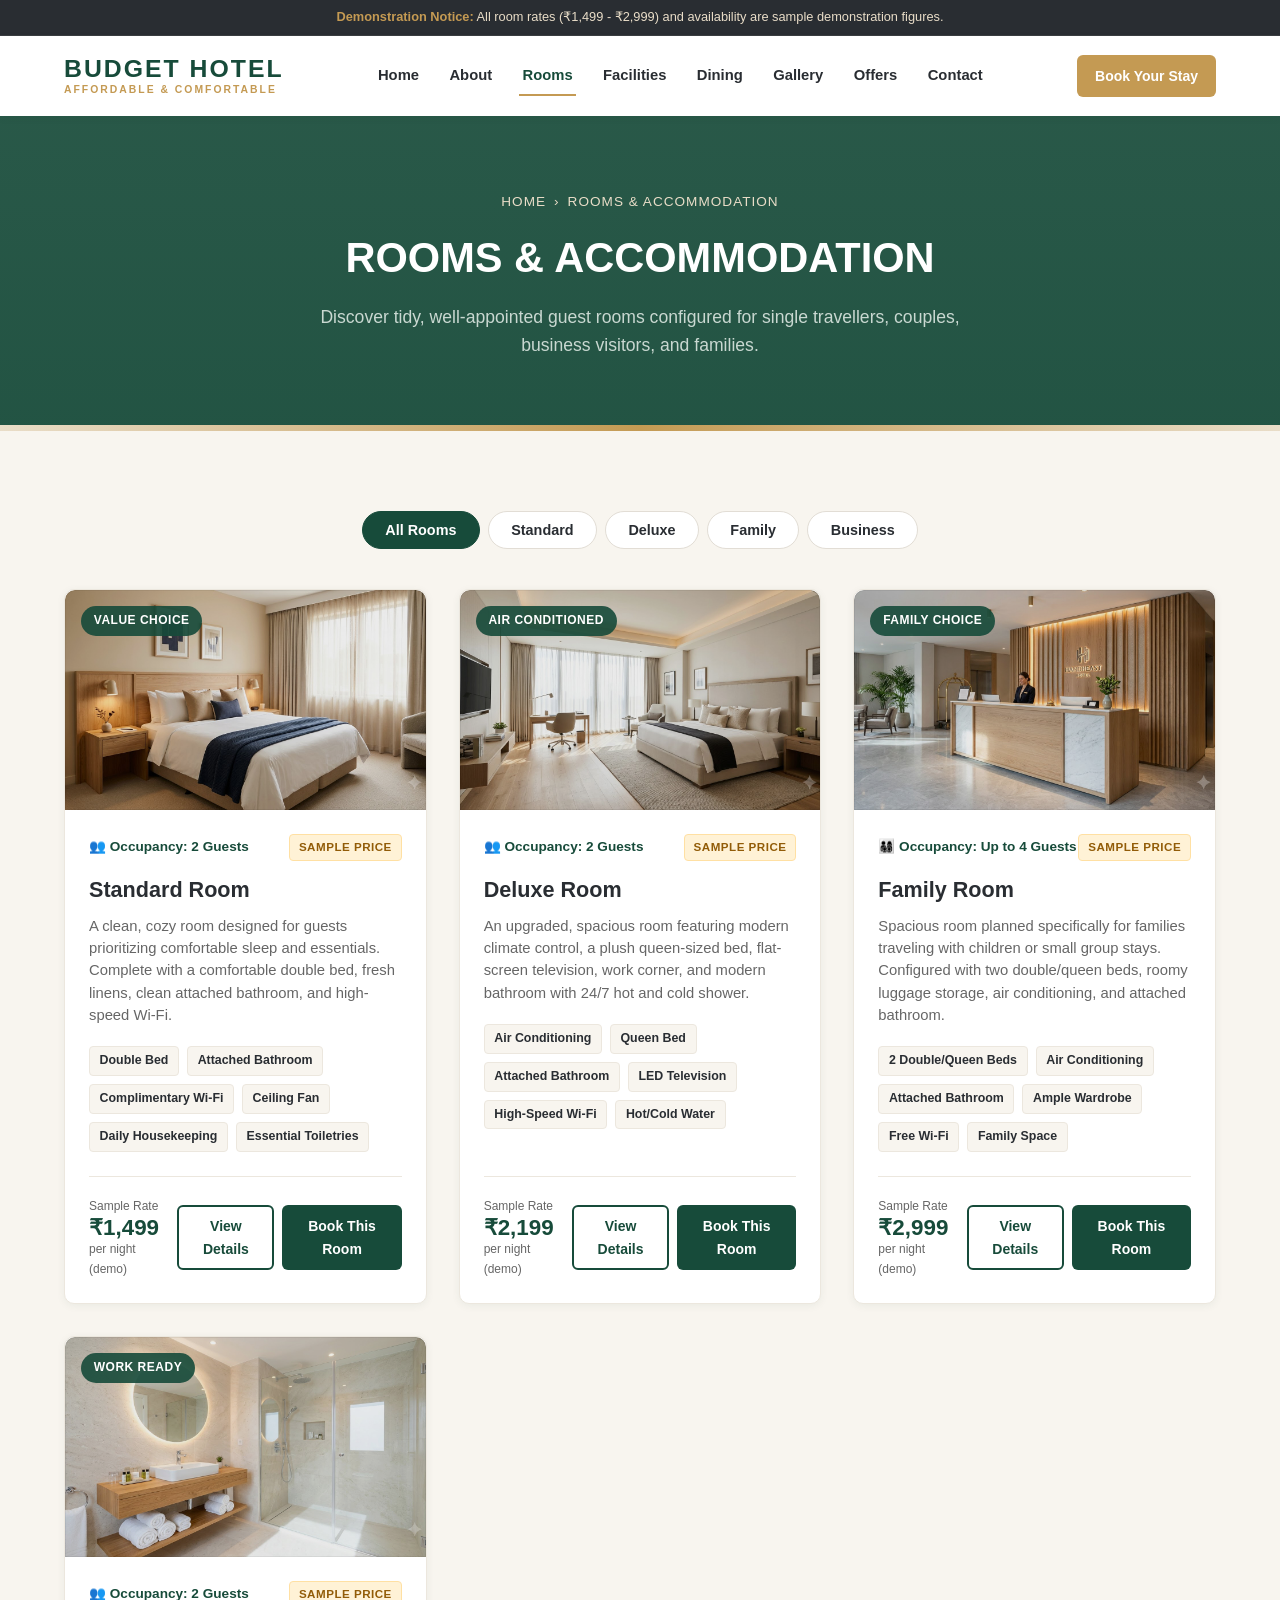
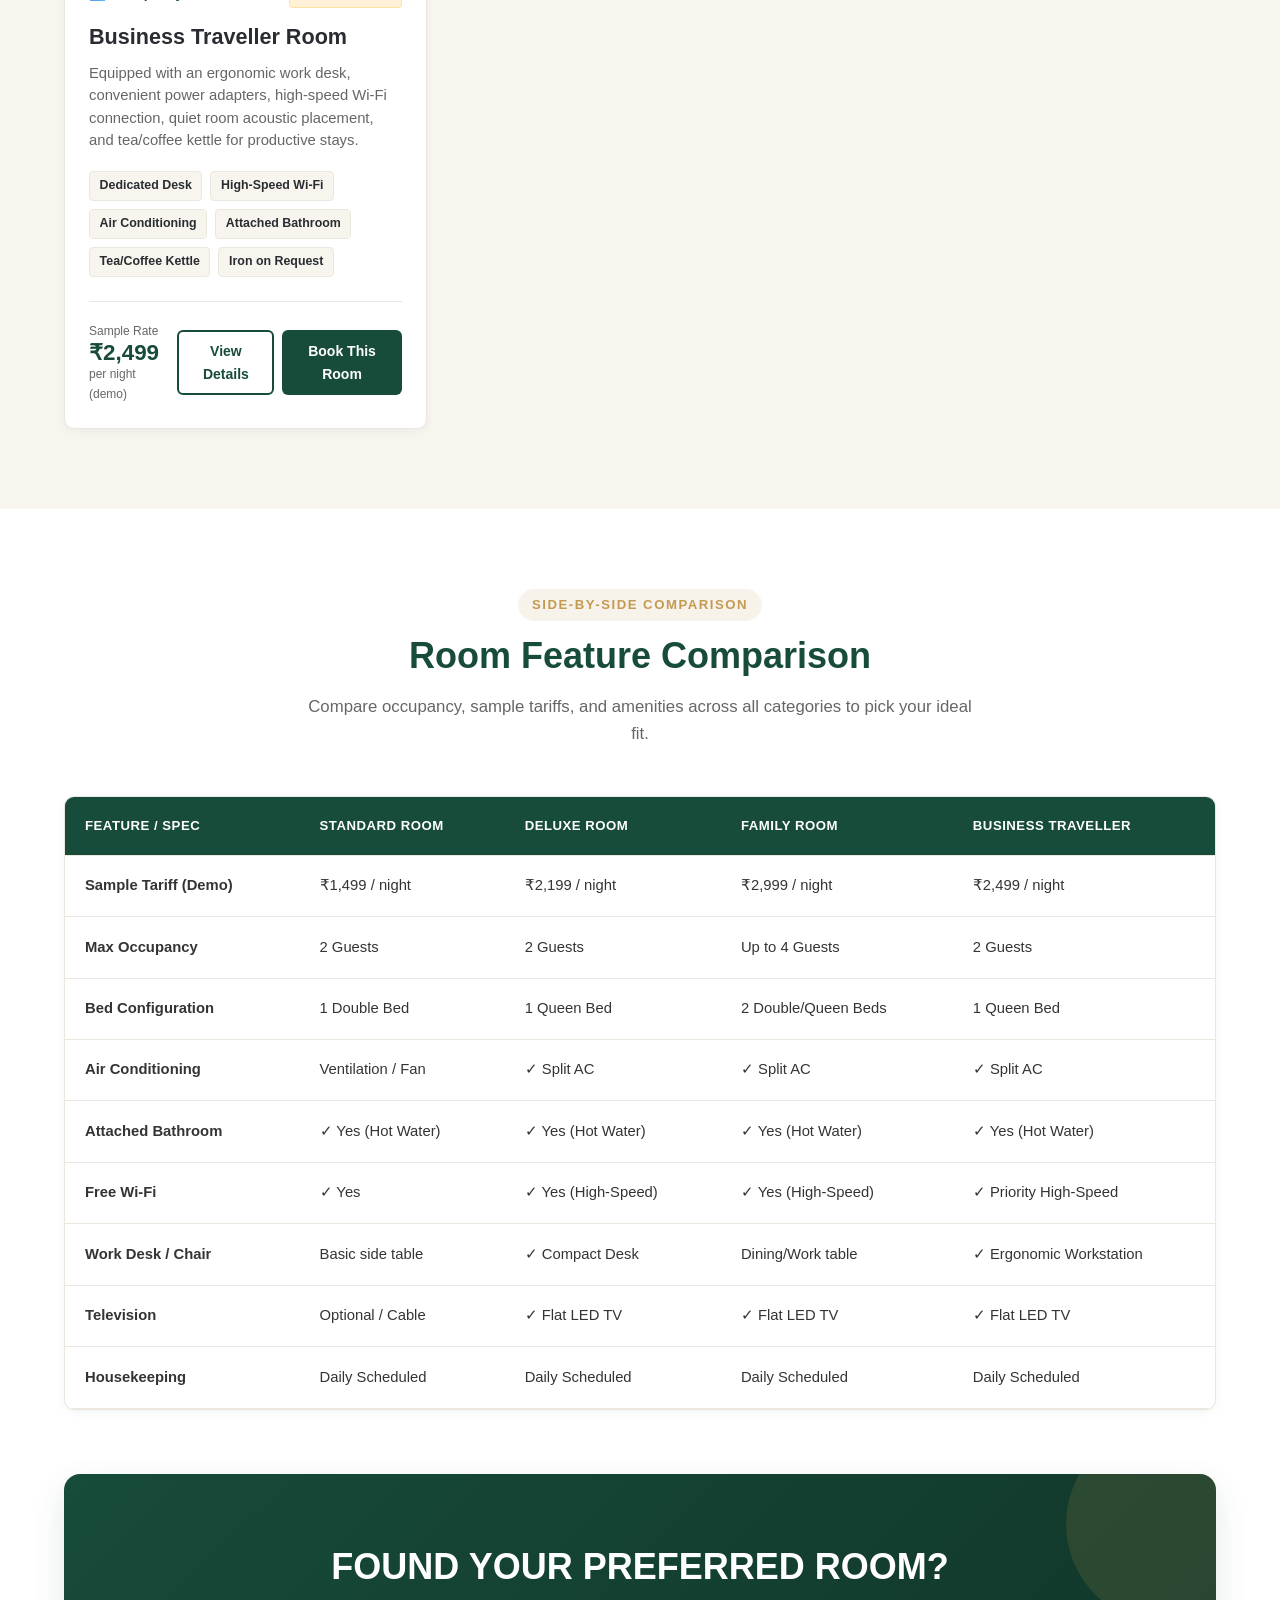
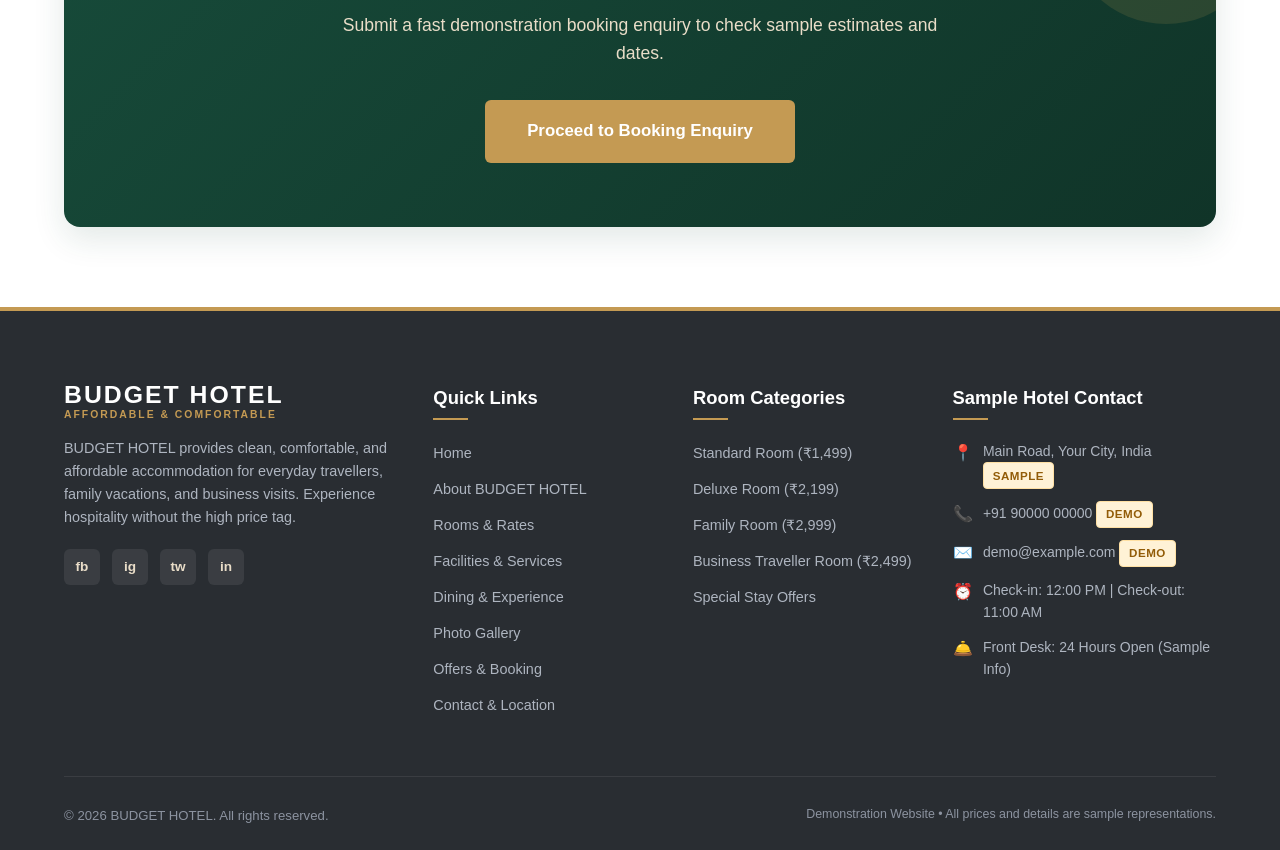
<file: rooms.html>
<!DOCTYPE html>
<html lang="en">
<head>
  <meta charset="UTF-8">
  <meta name="viewport" content="width=device-width, initial-scale=1.0">
  <title>Rooms & Accommodation | BUDGET HOTEL - Clean Rooms, Transparent Rates</title>
  <meta name="description" content="Explore our budget hotel room categories: Standard Room, Deluxe Room, Family Room, and Business Traveller Room. Clean, comfortable, and affordable.">
  <link rel="stylesheet" href="css/style.css">
</head>
<body>

  <!-- Demo Notice Banner -->
  <aside class="demo-notice-bar" aria-label="Demonstration Notice">
    <span>Demonstration Notice:</span> All room rates (₹1,499 - ₹2,999) and availability are sample demonstration figures.
  </aside>

  <!-- Global Header & Navigation -->
  <header class="site-header" role="banner">
    <div class="container header-container">
      <a href="index.html" class="brand-logo" aria-label="BUDGET HOTEL Home">
        <span class="brand-logo-text">BUDGET HOTEL</span>
        <span class="brand-logo-sub">Affordable &amp; Comfortable</span>
      </a>

      <button class="mobile-toggle" id="mobileToggle" aria-label="Toggle navigation menu" aria-expanded="false">
        <span></span>
        <span></span>
        <span></span>
      </button>

      <nav class="nav-menu" id="navMenu" role="navigation" aria-label="Primary Navigation">
        <a href="index.html" class="nav-link">Home</a>
        <a href="about.html" class="nav-link">About</a>
        <a href="rooms.html" class="nav-link active">Rooms</a>
        <a href="facilities.html" class="nav-link">Facilities</a>
        <a href="dining.html" class="nav-link">Dining</a>
        <a href="gallery.html" class="nav-link">Gallery</a>
        <a href="offers-booking.html" class="nav-link">Offers</a>
        <a href="contact.html" class="nav-link">Contact</a>
      </nav>

      <div class="header-cta">
        <a href="offers-booking.html" class="btn btn-accent btn-sm">Book Your Stay</a>
      </div>
    </div>
  </header>

  <main id="main-content">

    <!-- Page Banner -->
    <section class="page-banner" aria-label="Rooms Banner">
      <div class="container">
        <div class="banner-breadcrumb">
          <a href="index.html">Home</a> &rsaquo; <span>Rooms &amp; Accommodation</span>
        </div>
        <h1 class="banner-title">ROOMS &amp; ACCOMMODATION</h1>
        <p class="banner-subtitle">
          Discover tidy, well-appointed guest rooms configured for single travellers, couples, business visitors, and families.
        </p>
      </div>
    </section>

    <!-- Rooms Showcase & Filters -->
    <section class="section-padding bg-cream">
      <div class="container">

        <!-- Category Filters -->
        <div class="filter-tabs">
          <button class="filter-btn room-filter-btn active" data-category="all">All Rooms</button>
          <button class="filter-btn room-filter-btn" data-category="standard">Standard</button>
          <button class="filter-btn room-filter-btn" data-category="deluxe">Deluxe</button>
          <button class="filter-btn room-filter-btn" data-category="family">Family</button>
          <button class="filter-btn room-filter-btn" data-category="business">Business</button>
        </div>

        <div class="rooms-grid">
          
          <!-- Room 1: Standard Room -->
          <article class="room-card filterable-room-card" data-category="standard">
            <div class="room-card-image">
              <span class="room-tag">Value Choice</span>
              <!-- 2. budget-hotel-standard-room (Approved Placeholder 2 of 8) -->
              <div class="image-placeholder budget-hotel-standard-room">
                <div class="placeholder-content">
                  <span class="placeholder-icon">🛏️</span>
                  <span class="placeholder-title">Standard Room</span>
                  <span class="placeholder-sub">Clean &amp; Comfortable Bedding</span>
                </div>
              </div>
            </div>
            <div class="room-card-body">
              <div class="room-meta">
                <span class="room-capacity">👥 Occupancy: 2 Guests</span>
                <span class="demo-tag">Sample Price</span>
              </div>
              <h2 class="room-title">Standard Room</h2>
              <p class="room-desc">
                A clean, cozy room designed for guests prioritizing comfortable sleep and essentials. Complete with a comfortable double bed, fresh linens, clean attached bathroom, and high-speed Wi-Fi.
              </p>
              <div class="room-amenities-list">
                <span class="amenity-chip">Double Bed</span>
                <span class="amenity-chip">Attached Bathroom</span>
                <span class="amenity-chip">Complimentary Wi-Fi</span>
                <span class="amenity-chip">Ceiling Fan</span>
                <span class="amenity-chip">Daily Housekeeping</span>
                <span class="amenity-chip">Essential Toiletries</span>
              </div>
              <div class="room-card-footer">
                <div class="room-price-wrap">
                  <span class="room-price-prefix">Sample Rate</span>
                  <span class="room-price">₹1,499</span>
                  <span class="room-price-period">per night (demo)</span>
                </div>
                <div class="room-actions">
                  <a href="#comparison" class="btn btn-outline btn-sm">View Details</a>
                  <a href="offers-booking.html?room=standard" class="btn btn-primary btn-sm">Book This Room</a>
                </div>
              </div>
            </div>
          </article>

          <!-- Room 2: Deluxe Room -->
          <article class="room-card filterable-room-card" data-category="deluxe">
            <div class="room-card-image">
              <span class="room-tag">Air Conditioned</span>
              <!-- 3. budget-hotel-deluxe-room (Approved Placeholder 3 of 8) -->
              <div class="image-placeholder budget-hotel-deluxe-room">
                <div class="placeholder-content">
                  <span class="placeholder-icon">✨</span>
                  <span class="placeholder-title">Deluxe Room</span>
                  <span class="placeholder-sub">Spacious Interior &amp; AC</span>
                </div>
              </div>
            </div>
            <div class="room-card-body">
              <div class="room-meta">
                <span class="room-capacity">👥 Occupancy: 2 Guests</span>
                <span class="demo-tag">Sample Price</span>
              </div>
              <h2 class="room-title">Deluxe Room</h2>
              <p class="room-desc">
                An upgraded, spacious room featuring modern climate control, a plush queen-sized bed, flat-screen television, work corner, and modern bathroom with 24/7 hot and cold shower.
              </p>
              <div class="room-amenities-list">
                <span class="amenity-chip">Air Conditioning</span>
                <span class="amenity-chip">Queen Bed</span>
                <span class="amenity-chip">Attached Bathroom</span>
                <span class="amenity-chip">LED Television</span>
                <span class="amenity-chip">High-Speed Wi-Fi</span>
                <span class="amenity-chip">Hot/Cold Water</span>
              </div>
              <div class="room-card-footer">
                <div class="room-price-wrap">
                  <span class="room-price-prefix">Sample Rate</span>
                  <span class="room-price">₹2,199</span>
                  <span class="room-price-period">per night (demo)</span>
                </div>
                <div class="room-actions">
                  <a href="#comparison" class="btn btn-outline btn-sm">View Details</a>
                  <a href="offers-booking.html?room=deluxe" class="btn btn-primary btn-sm">Book This Room</a>
                </div>
              </div>
            </div>
          </article>

          <!-- Room 3: Family Room -->
          <article class="room-card filterable-room-card" data-category="family">
            <div class="room-card-image">
              <span class="room-tag">Family Choice</span>
              <!-- 4. budget-hotel-family-room (Approved Placeholder 4 of 8) -->
              <div class="image-placeholder budget-hotel-family-room">
                <div class="placeholder-content">
                  <span class="placeholder-icon">👨‍👩‍👧‍👦</span>
                  <span class="placeholder-title">Family Room</span>
                  <span class="placeholder-sub">Multiple Sleeping Arrangements</span>
                </div>
              </div>
            </div>
            <div class="room-card-body">
              <div class="room-meta">
                <span class="room-capacity">👨‍👩‍👧‍👦 Occupancy: Up to 4 Guests</span>
                <span class="demo-tag">Sample Price</span>
              </div>
              <h2 class="room-title">Family Room</h2>
              <p class="room-desc">
                Spacious room planned specifically for families traveling with children or small group stays. Configured with two double/queen beds, roomy luggage storage, air conditioning, and attached bathroom.
              </p>
              <div class="room-amenities-list">
                <span class="amenity-chip">2 Double/Queen Beds</span>
                <span class="amenity-chip">Air Conditioning</span>
                <span class="amenity-chip">Attached Bathroom</span>
                <span class="amenity-chip">Ample Wardrobe</span>
                <span class="amenity-chip">Free Wi-Fi</span>
                <span class="amenity-chip">Family Space</span>
              </div>
              <div class="room-card-footer">
                <div class="room-price-wrap">
                  <span class="room-price-prefix">Sample Rate</span>
                  <span class="room-price">₹2,999</span>
                  <span class="room-price-period">per night (demo)</span>
                </div>
                <div class="room-actions">
                  <a href="#comparison" class="btn btn-outline btn-sm">View Details</a>
                  <a href="offers-booking.html?room=family" class="btn btn-primary btn-sm">Book This Room</a>
                </div>
              </div>
            </div>
          </article>

          <!-- Room 4: Business Traveller Room -->
          <article class="room-card filterable-room-card" data-category="business">
            <div class="room-card-image">
              <span class="room-tag">Work Ready</span>
              <!-- 7. budget-hotel-bathroom (Approved Placeholder 7 of 8 used to highlight private bath amenities) -->
              <div class="image-placeholder budget-hotel-bathroom">
                <div class="placeholder-content">
                  <span class="placeholder-icon">🚿</span>
                  <span class="placeholder-title">Clean Private Bathroom</span>
                  <span class="placeholder-sub">Modern Fixtures &amp; Hot Water</span>
                </div>
              </div>
            </div>
            <div class="room-card-body">
              <div class="room-meta">
                <span class="room-capacity">👥 Occupancy: 2 Guests</span>
                <span class="demo-tag">Sample Price</span>
              </div>
              <h2 class="room-title">Business Traveller Room</h2>
              <p class="room-desc">
                Equipped with an ergonomic work desk, convenient power adapters, high-speed Wi-Fi connection, quiet room acoustic placement, and tea/coffee kettle for productive stays.
              </p>
              <div class="room-amenities-list">
                <span class="amenity-chip">Dedicated Desk</span>
                <span class="amenity-chip">High-Speed Wi-Fi</span>
                <span class="amenity-chip">Air Conditioning</span>
                <span class="amenity-chip">Attached Bathroom</span>
                <span class="amenity-chip">Tea/Coffee Kettle</span>
                <span class="amenity-chip">Iron on Request</span>
              </div>
              <div class="room-card-footer">
                <div class="room-price-wrap">
                  <span class="room-price-prefix">Sample Rate</span>
                  <span class="room-price">₹2,499</span>
                  <span class="room-price-period">per night (demo)</span>
                </div>
                <div class="room-actions">
                  <a href="#comparison" class="btn btn-outline btn-sm">View Details</a>
                  <a href="offers-booking.html?room=business" class="btn btn-primary btn-sm">Book This Room</a>
                </div>
              </div>
            </div>
          </article>

        </div>
      </div>
    </section>

    <!-- Room Comparison Section -->
    <section class="section-padding bg-white" id="comparison">
      <div class="container">
        <div class="section-header text-center">
          <span class="section-tagline">Side-by-Side Comparison</span>
          <h2 class="section-title">Room Feature Comparison</h2>
          <p class="section-desc">Compare occupancy, sample tariffs, and amenities across all categories to pick your ideal fit.</p>
        </div>

        <div class="table-responsive">
          <table class="comparison-table">
            <thead>
              <tr>
                <th>Feature / Spec</th>
                <th>Standard Room</th>
                <th>Deluxe Room</th>
                <th>Family Room</th>
                <th>Business Traveller</th>
              </tr>
            </thead>
            <tbody>
              <tr>
                <td><strong>Sample Tariff (Demo)</strong></td>
                <td>₹1,499 / night</td>
                <td>₹2,199 / night</td>
                <td>₹2,999 / night</td>
                <td>₹2,499 / night</td>
              </tr>
              <tr>
                <td><strong>Max Occupancy</strong></td>
                <td>2 Guests</td>
                <td>2 Guests</td>
                <td>Up to 4 Guests</td>
                <td>2 Guests</td>
              </tr>
              <tr>
                <td><strong>Bed Configuration</strong></td>
                <td>1 Double Bed</td>
                <td>1 Queen Bed</td>
                <td>2 Double/Queen Beds</td>
                <td>1 Queen Bed</td>
              </tr>
              <tr>
                <td><strong>Air Conditioning</strong></td>
                <td>Ventilation / Fan</td>
                <td>✓ Split AC</td>
                <td>✓ Split AC</td>
                <td>✓ Split AC</td>
              </tr>
              <tr>
                <td><strong>Attached Bathroom</strong></td>
                <td>✓ Yes (Hot Water)</td>
                <td>✓ Yes (Hot Water)</td>
                <td>✓ Yes (Hot Water)</td>
                <td>✓ Yes (Hot Water)</td>
              </tr>
              <tr>
                <td><strong>Free Wi-Fi</strong></td>
                <td>✓ Yes</td>
                <td>✓ Yes (High-Speed)</td>
                <td>✓ Yes (High-Speed)</td>
                <td>✓ Priority High-Speed</td>
              </tr>
              <tr>
                <td><strong>Work Desk / Chair</strong></td>
                <td>Basic side table</td>
                <td>✓ Compact Desk</td>
                <td>Dining/Work table</td>
                <td>✓ Ergonomic Workstation</td>
              </tr>
              <tr>
                <td><strong>Television</strong></td>
                <td>Optional / Cable</td>
                <td>✓ Flat LED TV</td>
                <td>✓ Flat LED TV</td>
                <td>✓ Flat LED TV</td>
              </tr>
              <tr>
                <td><strong>Housekeeping</strong></td>
                <td>Daily Scheduled</td>
                <td>Daily Scheduled</td>
                <td>Daily Scheduled</td>
                <td>Daily Scheduled</td>
              </tr>
            </tbody>
          </table>
        </div>

        <!-- Booking CTA inside Rooms page -->
        <div class="cta-banner" style="margin-top: 4rem;">
          <h2 class="cta-headline">FOUND YOUR PREFERRED ROOM?</h2>
          <p class="cta-subtext">Submit a fast demonstration booking enquiry to check sample estimates and dates.</p>
          <a href="offers-booking.html" class="btn btn-accent" style="padding: 1rem 2.5rem; font-size: 1.05rem;">Proceed to Booking Enquiry</a>
        </div>

      </div>
    </section>

  </main>

  <!-- Global Footer -->
  <footer class="site-footer" role="contentinfo">
    <div class="container">
      <div class="footer-grid">
        <div class="footer-col">
          <div class="brand-logo" style="margin-bottom: 1rem;">
            <span class="brand-logo-text" style="color:var(--white);">BUDGET HOTEL</span>
            <span class="brand-logo-sub">Affordable &amp; Comfortable</span>
          </div>
          <p class="footer-desc">
            BUDGET HOTEL provides clean, comfortable, and affordable accommodation for everyday travellers, family vacations, and business visits. Experience hospitality without the high price tag.
          </p>
          <div class="social-links">
            <a href="#" class="social-icon" aria-label="Social link Facebook">fb</a>
            <a href="#" class="social-icon" aria-label="Social link Instagram">ig</a>
            <a href="#" class="social-icon" aria-label="Social link Twitter">tw</a>
            <a href="#" class="social-icon" aria-label="Social link LinkedIn">in</a>
          </div>
        </div>

        <div class="footer-col">
          <h4>Quick Links</h4>
          <ul class="footer-links">
            <li><a href="index.html">Home</a></li>
            <li><a href="about.html">About BUDGET HOTEL</a></li>
            <li><a href="rooms.html">Rooms &amp; Rates</a></li>
            <li><a href="facilities.html">Facilities &amp; Services</a></li>
            <li><a href="dining.html">Dining &amp; Experience</a></li>
            <li><a href="gallery.html">Photo Gallery</a></li>
            <li><a href="offers-booking.html">Offers &amp; Booking</a></li>
            <li><a href="contact.html">Contact &amp; Location</a></li>
          </ul>
        </div>

        <div class="footer-col">
          <h4>Room Categories</h4>
          <ul class="footer-links">
            <li><a href="rooms.html">Standard Room (₹1,499)</a></li>
            <li><a href="rooms.html">Deluxe Room (₹2,199)</a></li>
            <li><a href="rooms.html">Family Room (₹2,999)</a></li>
            <li><a href="rooms.html">Business Traveller Room (₹2,499)</a></li>
            <li><a href="offers-booking.html">Special Stay Offers</a></li>
          </ul>
        </div>

        <div class="footer-col">
          <h4>Sample Hotel Contact</h4>
          <div class="footer-contact-item">
            <span class="icon">📍</span>
            <span>Main Road, Your City, India <span class="demo-tag">Sample</span></span>
          </div>
          <div class="footer-contact-item">
            <span class="icon">📞</span>
            <span>+91 90000 00000 <span class="demo-tag">Demo</span></span>
          </div>
          <div class="footer-contact-item">
            <span class="icon">✉️</span>
            <span>demo@example.com <span class="demo-tag">Demo</span></span>
          </div>
          <div class="footer-contact-item">
            <span class="icon">⏰</span>
            <span>Check-in: 12:00 PM | Check-out: 11:00 AM</span>
          </div>
          <div class="footer-contact-item">
            <span class="icon">🛎️</span>
            <span>Front Desk: 24 Hours Open (Sample Info)</span>
          </div>
        </div>
      </div>

      <div class="footer-bottom">
        <div>
          &copy; <span id="current-year"></span> BUDGET HOTEL. All rights reserved.
        </div>
        <div class="footer-bottom-notice">
          Demonstration Website • All prices and details are sample representations.
        </div>
      </div>
    </div>
  </footer>

  <button class="scroll-top-btn" id="scrollTopBtn" aria-label="Scroll back to top">↑</button>
  <script src="js/script.js"></script>
</body>
</html>
</file>
<file: css/style.css>
/* ==========================================================================
   BUDGET HOTEL - MODERN HOSPITALITY STYLESHEET
   Pure Vanilla CSS3 - Responsive, Accessible & Elegant
   ========================================================================== */

/* --- CSS Variables / Design System --- */
:root {
  --primary: #174B3A;        /* Deep Forest Green */
  --primary-hover: #11382b;
  --primary-light: #236550;
  --secondary: #E9DDC8;      /* Warm Beige */
  --accent: #C49A53;         /* Muted Gold */
  --accent-hover: #b08742;
  --charcoal: #292D32;       /* Supporting Dark Charcoal */
  --white: #FFFFFF;
  --light-bg: #F8F5EF;       /* Warm Cream */
  --text-main: #343434;      /* Dark Grey */
  --text-muted: #666666;
  --highlight: #DCE9DF;      /* Soft Sage */
  --border-color: #E2DDD5;
  --border-light: #ECE7DE;
  --shadow-sm: 0 2px 8px rgba(23, 75, 58, 0.06);
  --shadow-md: 0 6px 20px rgba(23, 75, 58, 0.08);
  --shadow-lg: 0 12px 32px rgba(23, 75, 58, 0.12);
  --radius-sm: 6px;
  --radius-md: 10px;
  --radius-lg: 16px;
  --radius-full: 9999px;
  --transition: all 0.3s ease;
  --font-family: -apple-system, BlinkMacSystemFont, "Segoe UI", Roboto, "Helvetica Neue", Arial, sans-serif;
  --header-height: 80px;
}

/* --- Reset & Base Styles --- */
*, *::before, *::after {
  box-sizing: border-box;
  margin: 0;
  padding: 0;
}

html {
  font-size: 16px;
  scroll-behavior: smooth;
}

body {
  font-family: var(--font-family);
  color: var(--text-main);
  background-color: var(--light-bg);
  line-height: 1.6;
  -webkit-font-smoothing: antialiased;
  overflow-x: hidden;
}

img, svg {
  display: block;
  max-width: 100%;
}

a {
  color: inherit;
  text-decoration: none;
  transition: var(--transition);
}

ul, ol {
  list-style: none;
}

button, input, select, textarea {
  font-family: inherit;
  font-size: 1rem;
}

button {
  cursor: pointer;
  border: none;
  background: none;
}

/* --- Utility Classes --- */
.container {
  width: 100%;
  max-width: 1200px;
  margin: 0 auto;
  padding: 0 1.5rem;
}

.text-center { text-align: center; }
.text-left { text-align: left; }
.text-right { text-align: right; }

.section-padding {
  padding: 5rem 0;
}

.section-padding-sm {
  padding: 3rem 0;
}

.bg-white { background-color: var(--white); }
.bg-cream { background-color: var(--light-bg); }
.bg-primary { background-color: var(--primary); color: var(--white); }
.bg-sage { background-color: var(--highlight); }

/* --- Section Header Component --- */
.section-header {
  margin-bottom: 3rem;
}

.section-tagline {
  display: inline-block;
  font-size: 0.825rem;
  font-weight: 700;
  text-transform: uppercase;
  letter-spacing: 1.5px;
  color: var(--accent);
  background: rgba(196, 154, 83, 0.12);
  padding: 0.35rem 0.9rem;
  border-radius: var(--radius-full);
  margin-bottom: 0.75rem;
}

.section-title {
  font-size: 2.25rem;
  font-weight: 700;
  color: var(--primary);
  line-height: 1.25;
  margin-bottom: 1rem;
}

.section-title.light {
  color: var(--white);
}

.section-desc {
  font-size: 1.05rem;
  color: var(--text-muted);
  max-width: 680px;
  margin: 0 auto;
}

.section-title.light + .section-desc {
  color: var(--secondary);
}

/* --- Buttons --- */
.btn {
  display: inline-flex;
  align-items: center;
  justify-content: center;
  gap: 0.5rem;
  font-weight: 600;
  padding: 0.85rem 1.75rem;
  border-radius: var(--radius-sm);
  transition: var(--transition);
  text-align: center;
  cursor: pointer;
  border: 2px solid transparent;
}

.btn-primary {
  background-color: var(--primary);
  color: var(--white);
}

.btn-primary:hover {
  background-color: var(--primary-hover);
  color: var(--white);
  box-shadow: 0 4px 12px rgba(23, 75, 58, 0.25);
  transform: translateY(-2px);
}

.btn-accent {
  background-color: var(--accent);
  color: var(--white);
}

.btn-accent:hover {
  background-color: var(--accent-hover);
  color: var(--white);
  box-shadow: 0 4px 12px rgba(196, 154, 83, 0.3);
  transform: translateY(-2px);
}

.btn-outline {
  border-color: var(--primary);
  color: var(--primary);
  background: transparent;
}

.btn-outline:hover {
  background-color: var(--primary);
  color: var(--white);
}

.btn-outline-white {
  border-color: var(--white);
  color: var(--white);
  background: transparent;
}

.btn-outline-white:hover {
  background-color: var(--white);
  color: var(--primary);
}

.btn-sm {
  padding: 0.5rem 1rem;
  font-size: 0.875rem;
}

.btn-block {
  width: 100%;
}

/* --- Demo Content Badges & Disclaimers --- */
.demo-tag {
  display: inline-block;
  background-color: #FFF2D6;
  color: #925C08;
  font-size: 0.725rem;
  font-weight: 600;
  text-transform: uppercase;
  letter-spacing: 0.5px;
  padding: 0.2rem 0.55rem;
  border-radius: 4px;
  border: 1px solid #FFE0A3;
  vertical-align: middle;
}

.demo-notice-bar {
  background-color: var(--charcoal);
  color: var(--secondary);
  font-size: 0.8rem;
  padding: 0.45rem 1rem;
  text-align: center;
  border-bottom: 1px solid rgba(255, 255, 255, 0.08);
}

.demo-notice-bar span {
  font-weight: 600;
  color: var(--accent);
}

/* ==========================================================================
   APPROVED IMAGE PLACEHOLDERS (MAX 8 UNIQUE PLACEHOLDERS)
   ========================================================================== */
.image-placeholder {
  position: relative;
  width: 100%;
  display: flex;
  flex-direction: column;
  align-items: center;
  justify-content: center;
  overflow: hidden;
  text-align: center;
  border-radius: var(--radius-md);
  user-select: none;
  background-size: cover;
  background-position: center;
  min-height: 240px;
  box-shadow: inset 0 0 0 1px rgba(0, 0, 0, 0.06);
  transition: transform 0.4s ease, box-shadow 0.4s ease;
}

.image-placeholder::before {
  content: "";
  position: absolute;
  inset: 0;
  background: rgba(0, 0, 0, 0.08);
  pointer-events: none;
}

.image-placeholder .placeholder-content {
  display: none !important;
}

/* 1. budget-hotel-hero */
.budget-hotel-hero {
  background-image: url('../assets/hero.jpg');
  background-size: cover;
  background-position: center;
  min-height: 480px;
}

/* 2. budget-hotel-standard-room */
.budget-hotel-standard-room {
  background-image: url('../assets/standard-room.jpg');
  background-size: cover;
  background-position: center;
  min-height: 240px;
}

/* 3. budget-hotel-deluxe-room */
.budget-hotel-deluxe-room {
  background-image: url('../assets/deluxe-room.jpg');
  background-size: cover;
  background-position: center;
  min-height: 240px;
}

/* 4. budget-hotel-family-room */
.budget-hotel-family-room {
  background-image: url('../assets/family-room.jpg');
  background-size: cover;
  background-position: center;
  min-height: 240px;
}

/* 5. budget-hotel-reception */
.budget-hotel-reception {
  background-image: url('../assets/reception.jpg');
  background-size: cover;
  background-position: center;
  min-height: 240px;
}

/* 6. budget-hotel-dining */
.budget-hotel-dining {
  background-image: url('../assets/dining.jpg');
  background-size: cover;
  background-position: center;
  min-height: 240px;
}

/* 7. budget-hotel-bathroom */
.budget-hotel-bathroom {
  background-image: url('../assets/bathroom.jpg');
  background-size: cover;
  background-position: center;
  min-height: 240px;
}

/* 8. budget-hotel-lobby */
.budget-hotel-lobby {
  background-image: url('../assets/lobby.jpg');
  background-size: cover;
  background-position: center;
  min-height: 240px;
}

/* Placeholder aspect ratios */
.placeholder-16-9 {
  aspect-ratio: 16 / 9;
  min-height: unset;
}
.placeholder-4-3 {
  aspect-ratio: 4 / 3;
  min-height: unset;
}

/* ==========================================================================
   GLOBAL HEADER & NAVIGATION
   ========================================================================== */
.site-header {
  position: sticky;
  top: 0;
  z-index: 1000;
  background-color: var(--white);
  box-shadow: var(--shadow-sm);
  transition: var(--transition);
}

.site-header.scrolled {
  box-shadow: var(--shadow-md);
  background-color: rgba(255, 255, 255, 0.98);
  backdrop-filter: blur(8px);
}

.header-container {
  display: flex;
  align-items: center;
  justify-content: space-between;
  height: var(--header-height);
}

/* Text-based Logo */
.brand-logo {
  display: flex;
  flex-direction: column;
  line-height: 1;
}

.brand-logo-text {
  font-size: 1.55rem;
  font-weight: 800;
  letter-spacing: 2px;
  color: var(--primary);
  text-transform: uppercase;
}

.brand-logo-sub {
  font-size: 0.65rem;
  font-weight: 600;
  letter-spacing: 2px;
  color: var(--accent);
  text-transform: uppercase;
  margin-top: 3px;
}

/* Navigation Links */
.nav-menu {
  display: flex;
  align-items: center;
  gap: 1.5rem;
}

.nav-link {
  font-size: 0.925rem;
  font-weight: 600;
  color: var(--charcoal);
  padding: 0.5rem 0.2rem;
  position: relative;
  transition: var(--transition);
}

.nav-link::after {
  content: "";
  position: absolute;
  bottom: 0;
  left: 0;
  width: 0%;
  height: 2px;
  background-color: var(--accent);
  transition: width 0.3s ease;
}

.nav-link:hover,
.nav-link.active {
  color: var(--primary);
}

.nav-link:hover::after,
.nav-link.active::after {
  width: 100%;
}

.header-cta {
  display: flex;
  align-items: center;
  gap: 1rem;
}

/* Mobile Hamburger Toggle */
.mobile-toggle {
  display: none;
  flex-direction: column;
  justify-content: space-between;
  width: 28px;
  height: 20px;
  background: transparent;
  cursor: pointer;
  z-index: 1001;
}

.mobile-toggle span {
  display: block;
  width: 100%;
  height: 3px;
  background-color: var(--primary);
  border-radius: 2px;
  transition: var(--transition);
}

.mobile-toggle.active span:nth-child(1) {
  transform: translateY(8px) rotate(45deg);
}
.mobile-toggle.active span:nth-child(2) {
  opacity: 0;
}
.mobile-toggle.active span:nth-child(3) {
  transform: translateY(-9px) rotate(-45deg);
}

/* ==========================================================================
   HOMEPAGE HERO & BOOKING ENQUIRY PANEL
   ========================================================================== */
.hero-section {
  position: relative;
  padding: 3rem 0 6rem 0;
  background-color: var(--light-bg);
}

.hero-grid {
  display: grid;
  grid-template-columns: 1.15fr 0.85fr;
  gap: 3rem;
  align-items: center;
}

.hero-content {
  z-index: 2;
}

.hero-subtitle {
  display: inline-block;
  font-size: 0.85rem;
  font-weight: 700;
  letter-spacing: 2px;
  text-transform: uppercase;
  color: var(--accent);
  margin-bottom: 1rem;
  background: rgba(196, 154, 83, 0.12);
  padding: 0.35rem 0.9rem;
  border-radius: var(--radius-full);
}

.hero-title {
  font-size: 2.85rem;
  font-weight: 800;
  line-height: 1.15;
  color: var(--primary);
  margin-bottom: 1.25rem;
  letter-spacing: -0.5px;
}

.hero-description {
  font-size: 1.125rem;
  color: var(--text-muted);
  margin-bottom: 2rem;
  line-height: 1.7;
}

.hero-buttons {
  display: flex;
  flex-wrap: wrap;
  gap: 1rem;
  margin-bottom: 2.5rem;
}

.hero-features {
  display: flex;
  gap: 2rem;
  border-top: 1px solid var(--border-color);
  padding-top: 1.5rem;
}

.hero-feature-item {
  display: flex;
  align-items: center;
  gap: 0.6rem;
  font-size: 0.9rem;
  font-weight: 600;
  color: var(--primary);
}

.hero-feature-item span.icon {
  font-size: 1.25rem;
  color: var(--accent);
}

/* Hero Image Container */
.hero-image-wrap {
  position: relative;
}

.hero-image-wrap .image-placeholder {
  min-height: 440px;
  border-radius: var(--radius-lg);
  box-shadow: var(--shadow-lg);
}

.hero-badge-overlay {
  position: absolute;
  bottom: -1.5rem;
  left: 2rem;
  background: var(--white);
  padding: 1.25rem 1.75rem;
  border-radius: var(--radius-md);
  box-shadow: var(--shadow-md);
  border-left: 4px solid var(--accent);
  display: flex;
  align-items: center;
  gap: 1rem;
  z-index: 3;
}

.hero-badge-overlay .badge-value {
  font-size: 1.6rem;
  font-weight: 800;
  color: var(--primary);
  line-height: 1;
}

.hero-badge-overlay .badge-text {
  font-size: 0.825rem;
  color: var(--text-muted);
  line-height: 1.3;
}

/* Compact Booking Enquiry Bar / Panel */
.booking-search-bar {
  background: var(--white);
  border-radius: var(--radius-md);
  box-shadow: var(--shadow-lg);
  padding: 2rem;
  margin-top: 3rem;
  border: 1px solid var(--border-light);
}

.booking-search-bar-title {
  display: flex;
  justify-content: space-between;
  align-items: center;
  margin-bottom: 1.5rem;
  padding-bottom: 0.75rem;
  border-bottom: 1px solid var(--border-light);
}

.booking-search-bar-title h3 {
  font-size: 1.2rem;
  color: var(--primary);
  font-weight: 700;
}

.search-form-grid {
  display: grid;
  grid-template-columns: repeat(5, 1fr) auto;
  gap: 1.25rem;
  align-items: flex-end;
}

.form-group {
  display: flex;
  flex-direction: column;
  gap: 0.4rem;
}

.form-group label {
  font-size: 0.825rem;
  font-weight: 700;
  color: var(--charcoal);
  text-transform: uppercase;
  letter-spacing: 0.5px;
}

.form-control {
  width: 100%;
  padding: 0.75rem 0.9rem;
  border: 1.5px solid var(--border-color);
  border-radius: var(--radius-sm);
  background-color: var(--white);
  color: var(--text-main);
  transition: var(--transition);
  outline: none;
}

.form-control:focus {
  border-color: var(--primary);
  box-shadow: 0 0 0 3px rgba(23, 75, 58, 0.12);
}

/* ==========================================================================
   PAGE HERO / BANNER (FOR INNER PAGES)
   ========================================================================== */
.page-banner {
  background: linear-gradient(rgba(23, 75, 58, 0.92), rgba(23, 75, 58, 0.95));
  color: var(--white);
  padding: 4.5rem 0;
  text-align: center;
  position: relative;
  overflow: hidden;
}

.page-banner::after {
  content: "";
  position: absolute;
  bottom: 0;
  left: 0;
  right: 0;
  height: 6px;
  background: linear-gradient(90deg, var(--secondary) 0%, var(--accent) 50%, var(--secondary) 100%);
}

.banner-breadcrumb {
  display: inline-flex;
  align-items: center;
  gap: 0.5rem;
  font-size: 0.85rem;
  color: var(--secondary);
  margin-bottom: 0.75rem;
  text-transform: uppercase;
  letter-spacing: 1px;
}

.banner-title {
  font-size: 2.6rem;
  font-weight: 800;
  margin-bottom: 0.75rem;
  color: var(--white);
}

.banner-subtitle {
  font-size: 1.1rem;
  max-width: 650px;
  margin: 0 auto;
  color: #c9d8d1;
}

/* ==========================================================================
   ROOM CARDS & SHOWCASE
   ========================================================================== */
.filter-tabs {
  display: flex;
  flex-wrap: wrap;
  gap: 0.5rem;
  justify-content: center;
  margin-bottom: 2.5rem;
}

.filter-btn {
  padding: 0.6rem 1.4rem;
  border-radius: var(--radius-full);
  font-size: 0.9rem;
  font-weight: 600;
  color: var(--charcoal);
  background: var(--white);
  border: 1px solid var(--border-color);
  transition: var(--transition);
}

.filter-btn:hover {
  background: var(--highlight);
  color: var(--primary);
  border-color: var(--primary);
}

.filter-btn.active {
  background: var(--primary);
  color: var(--white);
  border-color: var(--primary);
}

.rooms-grid {
  display: grid;
  grid-template-columns: repeat(auto-fill, minmax(280px, 1fr));
  gap: 2rem;
}

.room-card {
  background: var(--white);
  border-radius: var(--radius-md);
  overflow: hidden;
  box-shadow: var(--shadow-sm);
  border: 1px solid var(--border-light);
  display: flex;
  flex-direction: column;
  transition: var(--transition);
}

.room-card:hover {
  transform: translateY(-5px);
  box-shadow: var(--shadow-md);
  border-color: var(--accent);
}

.room-card-image {
  position: relative;
  overflow: hidden;
}

.room-card-image .image-placeholder {
  border-radius: var(--radius-md) var(--radius-md) 0 0;
  min-height: 220px;
}

.room-tag {
  position: absolute;
  top: 1rem;
  left: 1rem;
  background: rgba(23, 75, 58, 0.9);
  color: var(--white);
  font-size: 0.75rem;
  font-weight: 700;
  padding: 0.35rem 0.8rem;
  border-radius: var(--radius-full);
  z-index: 5;
  text-transform: uppercase;
  letter-spacing: 0.5px;
}

.room-card-body {
  padding: 1.5rem;
  display: flex;
  flex-direction: column;
  flex-grow: 1;
}

.room-meta {
  display: flex;
  align-items: center;
  justify-content: space-between;
  margin-bottom: 0.75rem;
  font-size: 0.85rem;
  color: var(--text-muted);
}

.room-capacity {
  display: flex;
  align-items: center;
  gap: 0.35rem;
  font-weight: 600;
  color: var(--primary);
}

.room-title {
  font-size: 1.35rem;
  font-weight: 700;
  color: var(--charcoal);
  margin-bottom: 0.5rem;
}

.room-desc {
  font-size: 0.925rem;
  color: var(--text-muted);
  margin-bottom: 1.25rem;
  line-height: 1.5;
}

.room-amenities-list {
  display: flex;
  flex-wrap: wrap;
  gap: 0.5rem;
  margin-bottom: 1.5rem;
}

.amenity-chip {
  background: var(--light-bg);
  color: var(--charcoal);
  font-size: 0.775rem;
  font-weight: 600;
  padding: 0.25rem 0.6rem;
  border-radius: 4px;
  border: 1px solid var(--border-light);
}

.room-card-footer {
  margin-top: auto;
  padding-top: 1.25rem;
  border-top: 1px solid var(--border-light);
  display: flex;
  align-items: center;
  justify-content: space-between;
  gap: 1rem;
}

.room-price-wrap {
  display: flex;
  flex-direction: column;
}

.room-price-prefix {
  font-size: 0.75rem;
  color: var(--text-muted);
}

.room-price {
  font-size: 1.4rem;
  font-weight: 800;
  color: var(--primary);
  line-height: 1.1;
}

.room-price-period {
  font-size: 0.75rem;
  color: var(--text-muted);
}

.room-actions {
  display: flex;
  gap: 0.5rem;
}

/* ==========================================================================
   FACILITIES & VALUE PROPOSITIONS
   ========================================================================== */
.features-grid {
  display: grid;
  grid-template-columns: repeat(auto-fit, minmax(260px, 1fr));
  gap: 1.75rem;
}

.feature-box {
  background: var(--white);
  padding: 2rem;
  border-radius: var(--radius-md);
  border: 1px solid var(--border-light);
  box-shadow: var(--shadow-sm);
  transition: var(--transition);
  text-align: left;
}

.feature-box:hover {
  transform: translateY(-4px);
  border-color: var(--accent);
  box-shadow: var(--shadow-md);
}

.feature-icon-wrap {
  width: 52px;
  height: 52px;
  border-radius: var(--radius-md);
  background: var(--highlight);
  color: var(--primary);
  display: flex;
  align-items: center;
  justify-content: center;
  font-size: 1.5rem;
  margin-bottom: 1.25rem;
}

.feature-box h4 {
  font-size: 1.15rem;
  font-weight: 700;
  color: var(--primary);
  margin-bottom: 0.5rem;
}

.feature-box p {
  font-size: 0.925rem;
  color: var(--text-muted);
  line-height: 1.5;
}

/* ==========================================================================
   SPECIAL OFFERS CARDS
   ========================================================================== */
.offers-grid {
  display: grid;
  grid-template-columns: repeat(auto-fit, minmax(300px, 1fr));
  gap: 2rem;
}

.offer-card {
  background: var(--white);
  border-radius: var(--radius-md);
  border: 2px solid var(--border-light);
  overflow: hidden;
  box-shadow: var(--shadow-sm);
  display: flex;
  flex-direction: column;
  transition: var(--transition);
  position: relative;
}

.offer-card.featured {
  border-color: var(--accent);
}

.offer-card:hover {
  transform: translateY(-4px);
  box-shadow: var(--shadow-md);
}

.offer-badge {
  background: var(--accent);
  color: var(--white);
  font-size: 0.75rem;
  font-weight: 700;
  padding: 0.4rem 1rem;
  text-transform: uppercase;
  letter-spacing: 0.5px;
  text-align: center;
}

.offer-body {
  padding: 2rem;
  flex-grow: 1;
  display: flex;
  flex-direction: column;
}

.offer-title {
  font-size: 1.35rem;
  font-weight: 700;
  color: var(--primary);
  margin-bottom: 0.5rem;
}

.offer-price-box {
  margin: 1.25rem 0;
  padding: 1rem;
  background: var(--light-bg);
  border-radius: var(--radius-sm);
  border-left: 3px solid var(--accent);
}

.offer-price {
  font-size: 1.85rem;
  font-weight: 800;
  color: var(--primary);
}

.offer-inclusions {
  margin: 1.25rem 0;
}

.offer-inclusions li {
  display: flex;
  align-items: center;
  gap: 0.5rem;
  font-size: 0.9rem;
  color: var(--text-main);
  margin-bottom: 0.5rem;
}

.offer-inclusions li span.check {
  color: var(--primary);
  font-weight: bold;
}

.offer-terms {
  font-size: 0.75rem;
  color: var(--text-muted);
  margin-top: auto;
  padding-top: 1rem;
  border-top: 1px dashed var(--border-color);
  font-style: italic;
}

/* ==========================================================================
   DINING MENU TABLES & CARDS
   ========================================================================== */
.menu-categories-grid {
  display: grid;
  grid-template-columns: repeat(auto-fit, minmax(320px, 1fr));
  gap: 2rem;
}

.menu-card {
  background: var(--white);
  border-radius: var(--radius-md);
  padding: 2rem;
  box-shadow: var(--shadow-sm);
  border: 1px solid var(--border-light);
}

.menu-card-header {
  border-bottom: 2px solid var(--border-light);
  padding-bottom: 0.75rem;
  margin-bottom: 1.25rem;
  display: flex;
  justify-content: space-between;
  align-items: baseline;
}

.menu-card-title {
  font-size: 1.25rem;
  font-weight: 700;
  color: var(--primary);
}

.menu-list {
  display: flex;
  flex-direction: column;
  gap: 1.25rem;
}

.menu-item {
  display: flex;
  justify-content: space-between;
  align-items: baseline;
  position: relative;
}

.menu-item-info {
  display: flex;
  flex-direction: column;
  max-width: 75%;
}

.menu-item-name {
  font-weight: 600;
  color: var(--charcoal);
  font-size: 1rem;
}

.menu-item-desc {
  font-size: 0.8rem;
  color: var(--text-muted);
}

.menu-item-price {
  font-weight: 700;
  color: var(--primary);
  font-size: 1.05rem;
  white-space: nowrap;
}

/* ==========================================================================
   GALLERY GRID & LIGHTBOX
   ========================================================================== */
.gallery-grid {
  display: grid;
  grid-template-columns: repeat(auto-fill, minmax(320px, 1fr));
  gap: 1.5rem;
}

.gallery-item {
  position: relative;
  border-radius: var(--radius-md);
  overflow: hidden;
  cursor: pointer;
  box-shadow: var(--shadow-sm);
  transition: var(--transition);
}

.gallery-item:hover {
  transform: translateY(-4px);
  box-shadow: var(--shadow-md);
}

.gallery-item .image-placeholder {
  min-height: 260px;
}

.gallery-overlay-btn {
  position: absolute;
  inset: 0;
  background: rgba(23, 75, 58, 0.7);
  color: var(--white);
  display: flex;
  flex-direction: column;
  align-items: center;
  justify-content: center;
  opacity: 0;
  transition: opacity 0.3s ease;
  z-index: 5;
}

.gallery-item:hover .gallery-overlay-btn {
  opacity: 1;
}

.gallery-overlay-btn span.view-text {
  font-size: 0.95rem;
  font-weight: 700;
  letter-spacing: 1px;
  text-transform: uppercase;
  margin-top: 0.5rem;
}

/* Lightbox Modal */
.lightbox-modal {
  position: fixed;
  inset: 0;
  background: rgba(0, 0, 0, 0.85);
  backdrop-filter: blur(5px);
  z-index: 2000;
  display: none;
  align-items: center;
  justify-content: center;
  padding: 1.5rem;
}

.lightbox-modal.active {
  display: flex;
}

.lightbox-content {
  background: var(--white);
  border-radius: var(--radius-md);
  max-width: 750px;
  width: 100%;
  overflow: hidden;
  box-shadow: var(--shadow-lg);
  position: relative;
  animation: modalScale 0.3s ease;
}

@keyframes modalScale {
  from { transform: scale(0.9); opacity: 0; }
  to { transform: scale(1); opacity: 1; }
}

.lightbox-close {
  position: absolute;
  top: 1rem;
  right: 1.25rem;
  background: rgba(0, 0, 0, 0.5);
  color: var(--white);
  width: 36px;
  height: 36px;
  border-radius: 50%;
  display: flex;
  align-items: center;
  justify-content: center;
  font-size: 1.25rem;
  z-index: 10;
  cursor: pointer;
  transition: var(--transition);
}

.lightbox-close:hover {
  background: var(--primary);
}

.lightbox-body {
  padding: 1.5rem;
}

.lightbox-title {
  font-size: 1.35rem;
  font-weight: 700;
  color: var(--primary);
  margin-bottom: 0.35rem;
}

.lightbox-caption {
  font-size: 0.9rem;
  color: var(--text-muted);
}

/* ==========================================================================
   FORMS & BOOKING ENQUIRY CALCULATION
   ========================================================================== */
.booking-page-layout {
  display: grid;
  grid-template-columns: 1.4fr 1fr;
  gap: 2.5rem;
  align-items: flex-start;
}

.form-card {
  background: var(--white);
  border-radius: var(--radius-md);
  padding: 2.5rem;
  box-shadow: var(--shadow-md);
  border: 1px solid var(--border-light);
}

.form-row {
  display: grid;
  grid-template-columns: 1fr 1fr;
  gap: 1.25rem;
  margin-bottom: 1.25rem;
}

.form-group.full-width {
  grid-column: span 2;
}

.form-card .form-group {
  margin-bottom: 1.25rem;
}

.form-card textarea.form-control {
  min-height: 100px;
  resize: vertical;
}

.error-message {
  color: #c92a2a;
  font-size: 0.775rem;
  margin-top: 0.25rem;
  display: none;
}

.has-error .error-message {
  display: block;
}

.has-error .form-control {
  border-color: #c92a2a;
}

/* Estimation Summary Card */
.summary-card {
  background: var(--white);
  border-radius: var(--radius-md);
  padding: 2rem;
  box-shadow: var(--shadow-md);
  border: 1px solid var(--border-light);
  position: sticky;
  top: 100px;
}

.summary-title {
  font-size: 1.25rem;
  font-weight: 700;
  color: var(--primary);
  margin-bottom: 1rem;
  padding-bottom: 0.75rem;
  border-bottom: 2px solid var(--border-light);
}

.summary-row {
  display: flex;
  justify-content: space-between;
  margin-bottom: 0.85rem;
  font-size: 0.925rem;
  color: var(--charcoal);
}

.summary-row.total {
  font-size: 1.25rem;
  font-weight: 800;
  color: var(--primary);
  border-top: 2px dashed var(--border-color);
  padding-top: 1rem;
  margin-top: 1rem;
}

.demo-confirmation-alert {
  display: none;
  background-color: #e6f4ea;
  border: 1.5px solid #34a853;
  color: #137333;
  padding: 1.25rem;
  border-radius: var(--radius-sm);
  margin-top: 1.5rem;
}

.demo-confirmation-alert.active {
  display: block;
}

.demo-confirmation-alert strong {
  display: block;
  font-size: 1rem;
  margin-bottom: 0.25rem;
}

/* ==========================================================================
   FAQ ACCORDION
   ========================================================================== */
.faq-list {
  max-width: 800px;
  margin: 0 auto;
  display: flex;
  flex-direction: column;
  gap: 1rem;
}

.faq-item {
  background: var(--white);
  border-radius: var(--radius-sm);
  border: 1px solid var(--border-color);
  overflow: hidden;
  transition: var(--transition);
}

.faq-question {
  width: 100%;
  padding: 1.25rem 1.5rem;
  text-align: left;
  display: flex;
  justify-content: space-between;
  align-items: center;
  font-size: 1.05rem;
  font-weight: 700;
  color: var(--charcoal);
  cursor: pointer;
  background: transparent;
  transition: var(--transition);
}

.faq-question:hover {
  color: var(--primary);
  background: var(--light-bg);
}

.faq-icon {
  font-size: 1.25rem;
  font-weight: 400;
  color: var(--accent);
  transition: transform 0.3s ease;
}

.faq-item.active .faq-icon {
  transform: rotate(45deg);
}

.faq-answer {
  max-height: 0;
  overflow: hidden;
  transition: max-height 0.35s ease, padding 0.35s ease;
  padding: 0 1.5rem;
  color: var(--text-muted);
  font-size: 0.95rem;
  line-height: 1.6;
}

.faq-item.active .faq-answer {
  max-height: 400px;
  padding: 0 1.5rem 1.25rem 1.5rem;
}

/* ==========================================================================
   COMPARISON TABLE (ROOMS PAGE)
   ========================================================================== */
.table-responsive {
  width: 100%;
  overflow-x: auto;
  background: var(--white);
  border-radius: var(--radius-md);
  box-shadow: var(--shadow-sm);
  border: 1px solid var(--border-light);
}

.comparison-table {
  width: 100%;
  border-collapse: collapse;
  text-align: left;
}

.comparison-table th,
.comparison-table td {
  padding: 1.15rem 1.25rem;
  border-bottom: 1px solid var(--border-light);
  font-size: 0.925rem;
}

.comparison-table th {
  background: var(--primary);
  color: var(--white);
  font-weight: 700;
  text-transform: uppercase;
  font-size: 0.825rem;
  letter-spacing: 0.5px;
}

.comparison-table tr:hover {
  background-color: var(--light-bg);
}

/* ==========================================================================
   CALL TO ACTION BANNER (CTA)
   ========================================================================== */
.cta-banner {
  background: linear-gradient(135deg, var(--primary) 0%, #103428 100%);
  color: var(--white);
  border-radius: var(--radius-lg);
  padding: 4rem 3rem;
  text-align: center;
  box-shadow: var(--shadow-lg);
  position: relative;
  overflow: hidden;
}

.cta-banner::before {
  content: "";
  position: absolute;
  top: -50px;
  right: -50px;
  width: 200px;
  height: 200px;
  border-radius: 50%;
  background: rgba(196, 154, 83, 0.15);
  pointer-events: none;
}

.cta-headline {
  font-size: 2.25rem;
  font-weight: 800;
  margin-bottom: 1rem;
}

.cta-subtext {
  font-size: 1.1rem;
  color: var(--secondary);
  max-width: 600px;
  margin: 0 auto 2rem auto;
}

/* ==========================================================================
   CONTACT PAGE SPECIFIC STYLES
   ========================================================================== */
.contact-grid {
  display: grid;
  grid-template-columns: 1fr 1.2fr;
  gap: 2.5rem;
}

.contact-info-card {
  background: var(--white);
  border-radius: var(--radius-md);
  padding: 2.5rem;
  box-shadow: var(--shadow-sm);
  border: 1px solid var(--border-light);
}

.contact-item {
  display: flex;
  align-items: flex-start;
  gap: 1.25rem;
  margin-bottom: 1.75rem;
}

.contact-icon {
  width: 44px;
  height: 44px;
  border-radius: var(--radius-sm);
  background: var(--highlight);
  color: var(--primary);
  display: flex;
  align-items: center;
  justify-content: center;
  font-size: 1.25rem;
  flex-shrink: 0;
}

.contact-item h5 {
  font-size: 1rem;
  color: var(--primary);
  font-weight: 700;
  margin-bottom: 0.2rem;
}

.contact-item p {
  font-size: 0.925rem;
  color: var(--text-muted);
}

.map-placeholder {
  height: 320px;
  background: linear-gradient(135deg, #e4ded5 0%, #d8d0c3 100%);
  border-radius: var(--radius-md);
  border: 2px dashed #b5ab99;
  display: flex;
  flex-direction: column;
  align-items: center;
  justify-content: center;
  text-align: center;
  padding: 2rem;
  color: var(--charcoal);
  margin-top: 2rem;
}

.map-placeholder span.map-icon {
  font-size: 2.5rem;
  margin-bottom: 0.75rem;
  color: var(--primary);
}

/* ==========================================================================
   GLOBAL FOOTER
   ========================================================================== */
.site-footer {
  background-color: var(--charcoal);
  color: #cfd4dc;
  padding: 4.5rem 0 1.5rem 0;
  border-top: 4px solid var(--accent);
}

.footer-grid {
  display: grid;
  grid-template-columns: 1.5fr 1fr 1fr 1.2fr;
  gap: 2.5rem;
  margin-bottom: 3rem;
}

.footer-col h4 {
  color: var(--white);
  font-size: 1.15rem;
  font-weight: 700;
  margin-bottom: 1.25rem;
  position: relative;
  padding-bottom: 0.5rem;
}

.footer-col h4::after {
  content: "";
  position: absolute;
  bottom: 0;
  left: 0;
  width: 35px;
  height: 2px;
  background-color: var(--accent);
}

.footer-desc {
  font-size: 0.9rem;
  line-height: 1.6;
  margin-bottom: 1.25rem;
  color: #aeb5c0;
}

.footer-links li {
  margin-bottom: 0.65rem;
}

.footer-links a {
  color: #aeb5c0;
  font-size: 0.9rem;
  transition: var(--transition);
}

.footer-links a:hover {
  color: var(--accent);
  padding-left: 4px;
}

.footer-contact-item {
  display: flex;
  align-items: flex-start;
  gap: 0.65rem;
  font-size: 0.875rem;
  margin-bottom: 0.75rem;
  color: #aeb5c0;
}

.footer-contact-item span.icon {
  color: var(--accent);
  font-size: 1rem;
}

.social-links {
  display: flex;
  gap: 0.75rem;
  margin-top: 1rem;
}

.social-icon {
  width: 36px;
  height: 36px;
  border-radius: var(--radius-sm);
  background: rgba(255, 255, 255, 0.08);
  display: flex;
  align-items: center;
  justify-content: center;
  color: var(--secondary);
  font-size: 0.85rem;
  font-weight: 700;
  transition: var(--transition);
}

.social-icon:hover {
  background: var(--accent);
  color: var(--white);
}

.footer-bottom {
  border-top: 1px solid rgba(255, 255, 255, 0.08);
  padding-top: 1.75rem;
  display: flex;
  justify-content: space-between;
  align-items: center;
  font-size: 0.825rem;
  color: #8c93a0;
}

.footer-bottom-notice {
  font-size: 0.775rem;
  color: #8c93a0;
}

/* Scroll To Top Button */
.scroll-top-btn {
  position: fixed;
  bottom: 2rem;
  right: 2rem;
  width: 44px;
  height: 44px;
  border-radius: 50%;
  background: var(--primary);
  color: var(--white);
  display: flex;
  align-items: center;
  justify-content: center;
  font-size: 1.2rem;
  box-shadow: var(--shadow-md);
  border: 2px solid var(--accent);
  cursor: pointer;
  opacity: 0;
  visibility: hidden;
  transition: var(--transition);
  z-index: 999;
}

.scroll-top-btn.visible {
  opacity: 1;
  visibility: visible;
}

.scroll-top-btn:hover {
  background: var(--accent);
  color: var(--white);
  transform: translateY(-3px);
}

/* ==========================================================================
   RESPONSIVE DESIGN (MEDIA QUERIES)
   ========================================================================== */
@media (max-width: 992px) {
  .hero-grid {
    grid-template-columns: 1fr;
    gap: 2.5rem;
  }

  .booking-page-layout {
    grid-template-columns: 1fr;
  }

  .search-form-grid {
    grid-template-columns: repeat(2, 1fr);
  }

  .contact-grid {
    grid-template-columns: 1fr;
  }

  .footer-grid {
    grid-template-columns: repeat(2, 1fr);
  }
}

@media (max-width: 768px) {
  .section-padding {
    padding: 3.5rem 0;
  }

  .section-title {
    font-size: 1.85rem;
  }

  .hero-title {
    font-size: 2.15rem;
  }

  .banner-title {
    font-size: 2rem;
  }

  .mobile-toggle {
    display: flex;
  }

  .nav-menu {
    position: fixed;
    top: var(--header-height);
    left: 0;
    right: 0;
    background: var(--white);
    flex-direction: column;
    align-items: flex-start;
    padding: 1.5rem 2rem;
    box-shadow: var(--shadow-md);
    border-top: 1px solid var(--border-light);
    clip-path: polygon(0 0, 100% 0, 100% 0, 0 0);
    transition: clip-path 0.35s ease-in-out;
    gap: 1rem;
    z-index: 1000;
  }

  .nav-menu.open {
    clip-path: polygon(0 0, 100% 0, 100% 100%, 0 100%);
  }

  .nav-link {
    width: 100%;
    padding: 0.6rem 0;
  }

  .header-cta .btn {
    display: none;
  }

  .search-form-grid {
    grid-template-columns: 1fr;
  }

  .form-row {
    grid-template-columns: 1fr;
  }

  .form-group.full-width {
    grid-column: span 1;
  }

  .footer-grid {
    grid-template-columns: 1fr;
  }

  .footer-bottom {
    flex-direction: column;
    text-align: center;
    gap: 0.75rem;
  }

  .hero-badge-overlay {
    position: static;
    margin-top: 1rem;
  }
}
</file>
